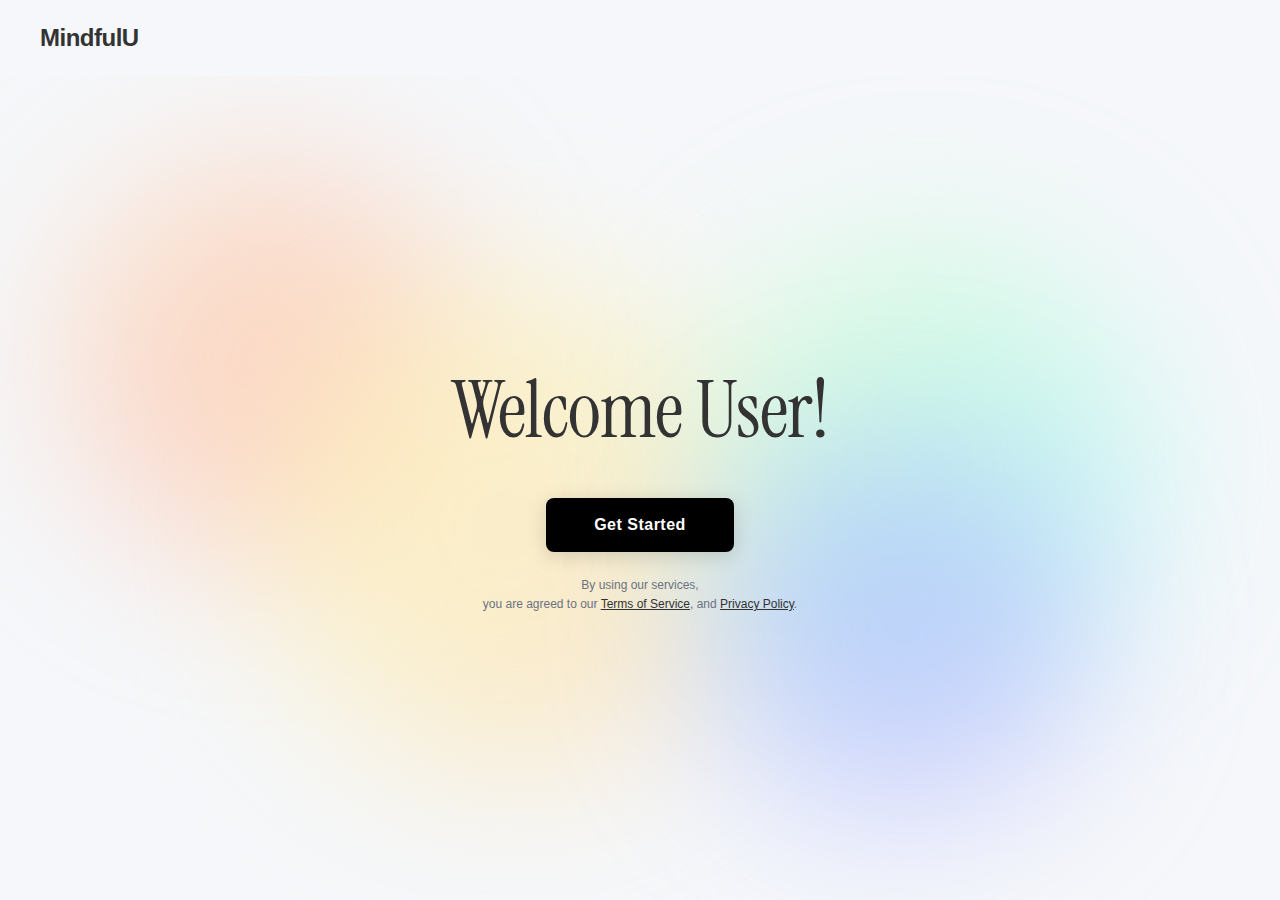
<file: index.html>
<!DOCTYPE html>
<html lang="en">
<head>
    <meta charset="UTF-8">
    <meta name="viewport" content="width=device-width, initial-scale=1.0">
    <title>MindfulU - Welcome</title>
    <link rel="preconnect" href="https://fonts.googleapis.com">
    <link rel="preconnect" href="https://fonts.gstatic.com" crossorigin>
    <link href="https://fonts.googleapis.com/css2?family=Instrument+Serif:ital@0;1&family=Ubuntu+Sans:ital,wght@0,100..800;1,100..800&display=swap" rel="stylesheet">
    <style>
        * {
            margin: 0;
            padding: 0;
            box-sizing: border-box;
        }

        body {
            font-family: "Ubuntu Sans", -apple-system, BlinkMacSystemFont, "Segoe UI", Roboto, sans-serif;
            background: #f5f7fa;
            min-height: 100vh;
            display: flex;
            flex-direction: column;
            overflow-x: hidden;
        }

        /* Header */
        .header {
            padding: 24px 40px;
            background: transparent;
        }

        .logo {
            font-size: 24px;
            font-weight: 700;
            color: #333333;
            letter-spacing: -0.5px;
        }

        /* Main Content */
        .main-content {
            flex: 1;
            display: flex;
            align-items: center;
            justify-content: center;
            padding: 40px 20px;
            position: relative;
            overflow: hidden;
        }

        /* Gradient Blobs */
        .blob {
            position: absolute;
            border-radius: 50%;
            filter: blur(80px);
            opacity: 0.6;
            animation: float 20s infinite ease-in-out;
        }

        .blob-1 {
            width: 400px;
            height: 400px;
            background: linear-gradient(135deg, #ffd6a5 0%, #ffadad 100%);
            top: 10%;
            left: 5%;
            animation-delay: 0s;
        }

        .blob-2 {
            width: 500px;
            height: 500px;
            background: linear-gradient(135deg, #fdffb6 0%, #ffd6a5 100%);
            bottom: 15%;
            left: 20%;
            animation-delay: 3s;
        }

        .blob-3 {
            width: 450px;
            height: 450px;
            background: linear-gradient(135deg, #caffbf 0%, #9bf6ff 100%);
            top: 20%;
            right: 10%;
            animation-delay: 6s;
        }

        .blob-4 {
            width: 380px;
            height: 380px;
            background: linear-gradient(135deg, #a0c4ff 0%, #bdb2ff 100%);
            bottom: 10%;
            right: 15%;
            animation-delay: 9s;
        }

        @keyframes float {
            0%, 100% {
                transform: translate(0, 0) scale(1);
            }
            25% {
                transform: translate(30px, -30px) scale(1.05);
            }
            50% {
                transform: translate(-20px, 20px) scale(0.95);
            }
            75% {
                transform: translate(20px, 30px) scale(1.02);
            }
        }

        /* Welcome Section */
        .welcome-section {
            text-align: center;
            z-index: 10;
            position: relative;
            max-width: 800px;
            padding: 0 20px;
        }

        .welcome-title {
            font-size: clamp(48px, 8vw, 80px);
            font-weight: 400;
            color: #333333;
            margin-bottom: 40px;
            letter-spacing: -1px;
            line-height: 1.2;
            font-family: "Instrument Serif", Georgia, serif;
        }

        .get-started-btn {
            background: #000000;
            color: #ffffff;
            border: none;
            padding: 18px 48px;
            font-size: 16px;
            font-weight: 600;
            border-radius: 8px;
            cursor: pointer;
            transition: all 0.3s ease;
            letter-spacing: 0.5px;
            box-shadow: 0 4px 20px rgba(0, 0, 0, 0.15);
            text-decoration: none;
            display: inline-block;
        }

        .get-started-btn:hover {
            transform: translateY(-2px);
            box-shadow: 0 6px 30px rgba(0, 0, 0, 0.25);
            background: #1a1a1a;
        }

        .get-started-btn:active {
            transform: translateY(0);
            box-shadow: 0 2px 10px rgba(0, 0, 0, 0.2);
        }

        /* Terms Text */
        .terms-text {
            margin-top: 24px;
            font-size: 12px;
            color: #6b7280;
            line-height: 1.6;
        }

        .terms-text a {
            color: #333333;
            text-decoration: underline;
            transition: color 0.3s ease;
        }

        .terms-text a:hover {
            color: #718096;
        }

        /* Responsive Design */
        @media (max-width: 768px) {
            .header {
                padding: 20px 24px;
            }

            .logo {
                font-size: 20px;
            }

            .main-content {
                padding: 20px;
            }

            .blob {
                filter: blur(60px);
            }

            .blob-1 {
                width: 250px;
                height: 250px;
                top: 5%;
                left: -10%;
            }

            .blob-2 {
                width: 300px;
                height: 300px;
                bottom: 10%;
                left: 10%;
            }

            .blob-3 {
                width: 280px;
                height: 280px;
                top: 15%;
                right: -10%;
            }

            .blob-4 {
                width: 250px;
                height: 250px;
                bottom: 5%;
                right: 5%;
            }

            .welcome-title {
                margin-bottom: 32px;
            }

            .get-started-btn {
                padding: 16px 40px;
                font-size: 15px;
                width: 100%;
                max-width: 280px;
            }

            .terms-text {
                margin-top: 20px;
                font-size: 11px;
                padding: 0 10px;
            }
        }

        @media (max-width: 480px) {
            .header {
                padding: 16px 20px;
            }

            .welcome-section {
                padding: 0 16px;
            }

            .blob {
                filter: blur(50px);
                opacity: 0.5;
            }
        }

        /* Accessibility */
        @media (prefers-reduced-motion: reduce) {
            .blob {
                animation: none;
            }
        }

        button:focus-visible,
        a:focus-visible {
            outline: 2px solid #718096;
            outline-offset: 4px;
        }

        /* Text Selection Styling */
        ::selection {
            background: linear-gradient(135deg, rgba(147, 174, 221, 0.4), rgba(162, 177, 203, 0.4));
            color: #333333;
        }

        ::-moz-selection {
            background: linear-gradient(135deg, rgba(147, 174, 221, 0.4), rgba(162, 177, 203, 0.4));
            color: #333333;
        }
    </style>
</head>
<body>
    <!-- Header -->
    <header class="header">
        <div class="logo">MindfulU</div>
    </header>

    <!-- Main Content -->
    <main class="main-content">
        <!-- Animated Gradient Blobs -->
        <div class="blob blob-1"></div>
        <div class="blob blob-2"></div>
        <div class="blob blob-3"></div>
        <div class="blob blob-4"></div>

        <!-- Welcome Section -->
        <section class="welcome-section">
            <h1 class="welcome-title">Welcome User!</h1>
            <a href="portal.html" class="get-started-btn">Get Started</a>
            <p class="terms-text">
                By using our services,<br>
                you are agreed to our <a href="tos.html">Terms of Service</a>, and <a href="privacy_policy.html">Privacy Policy</a>.
            </p>
        </section>
    </main>

    <script>
        // Redirect to tutorial on first visit, then to portal
        document.querySelector('.get-started-btn').addEventListener('click', function(e) {
            if (!localStorage.getItem('hasVisited')) {
                localStorage.setItem('hasVisited', 'true');
                e.preventDefault();
                window.location.href = 'tutorial.html';
            }
            // Otherwise, the default href="portal.html" will be used
        });
    </script>
</body>
</html>
</file>
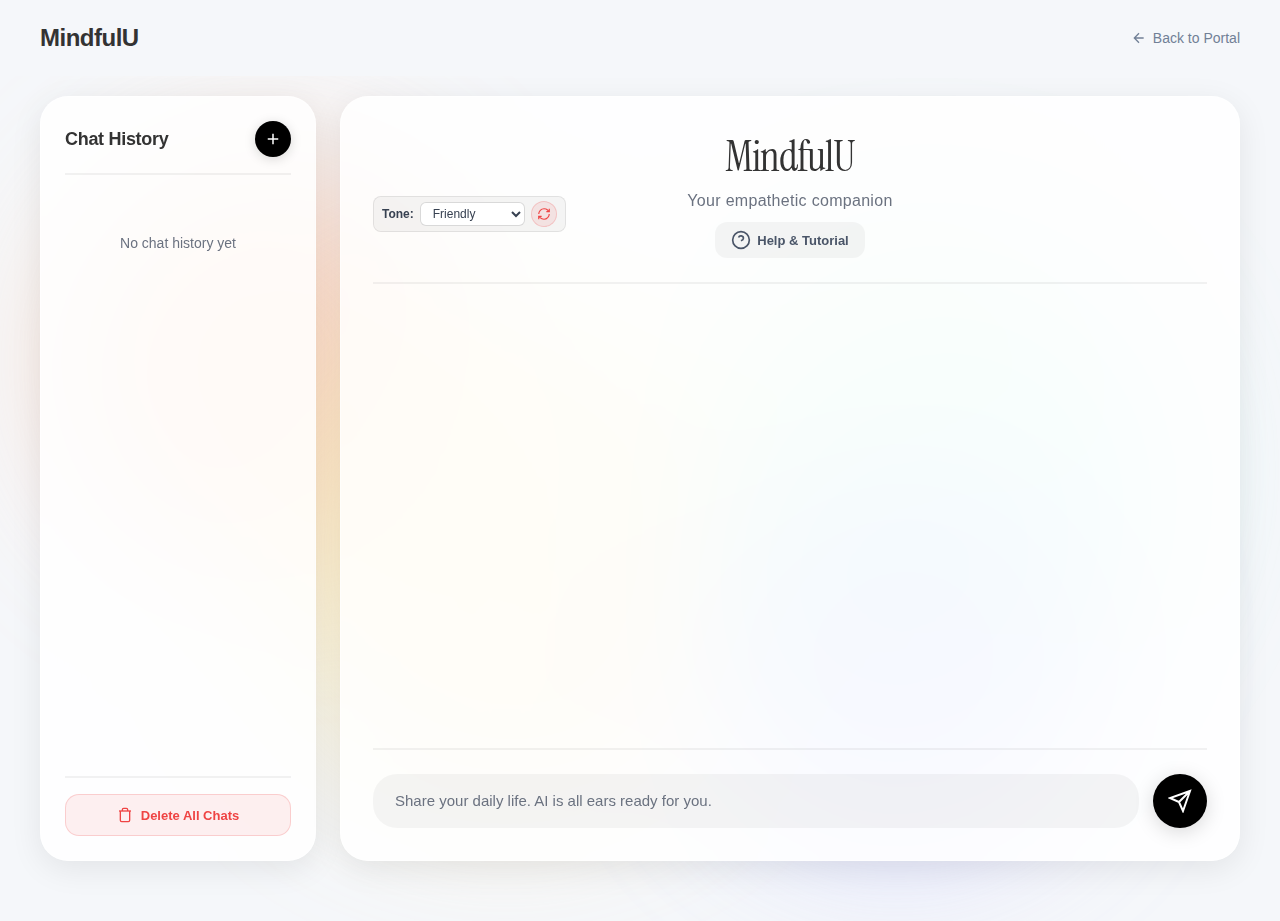
<file: chat.html>
<!DOCTYPE html>
<html lang="en">
<head>
    <meta charset="UTF-8">
    <meta name="viewport" content="width=device-width, initial-scale=1.0">
    <title>MindfulU - Your Empathetic Companion</title>
    <link rel="preconnect" href="https://fonts.googleapis.com">
    <link rel="preconnect" href="https://fonts.gstatic.com" crossorigin>
    <link href="https://fonts.googleapis.com/css2?family=Instrument+Serif:ital@0;1&family=Ubuntu+Sans:ital,wght@0,100..800;1,100..800&display=swap" rel="stylesheet">
    <link rel="stylesheet" href="chat.css">
    <link rel="stylesheet" href="notification.css">
    <script src="notification.js"></script>
</head>
<body>
    <!-- Header -->
    <header class="header">
        <div class="logo">MindfulU</div>
        <a href="portal.html" class="back-link">
            <svg width="16" height="16" viewBox="0 0 24 24" fill="none" stroke="currentColor" stroke-width="2">
                <path d="M19 12H5M12 19l-7-7 7-7"/>
            </svg>
            Back to Portal
        </a>
    </header>

    <!-- Main Content -->
    <main class="main-content">
        <!-- Animated Gradient Blobs -->
        <div class="blob blob-1"></div>
        <div class="blob blob-2"></div>
        <div class="blob blob-3"></div>
        <div class="blob blob-4"></div>

        <!-- Overlay for mobile sidebar -->
        <div id="sidebarOverlay" class="sidebar-overlay"></div>

        <!-- Chat History Sidebar -->
        <div class="chat-history-sidebar collapsed">
            <div class="sidebar-header">
                <h3>Chat History</h3>
                <div class="sidebar-header-actions">
                    <button id="newChatBtn" class="new-chat-btn" title="Start new chat">
                        <svg width="18" height="18" viewBox="0 0 24 24" fill="none" stroke="currentColor" stroke-width="2">
                            <path d="M12 5v14M5 12h14"/>
                        </svg>
                    </button>
                    <button id="closeSidebarBtn" class="close-sidebar-btn" title="Close">
                        <svg width="18" height="18" viewBox="0 0 24 24" fill="none" stroke="currentColor" stroke-width="2">
                            <path d="M18 6L6 18M6 6l12 12"/>
                        </svg>
                    </button>
                </div>
            </div>
            <div class="chat-history-list" id="chatHistoryList">
                <!-- Chat history items will be dynamically added here -->
            </div>
            <div class="sidebar-footer">
                <button id="deleteAllChatsBtn" class="delete-all-btn" title="Delete all chat history">
                    <svg width="16" height="16" viewBox="0 0 24 24" fill="none" stroke="currentColor" stroke-width="2">
                        <polyline points="3 6 5 6 21 6"/>
                        <path d="M19 6v14a2 2 0 0 1-2 2H7a2 2 0 0 1-2-2V6m3 0V4a2 2 0 0 1 2-2h4a2 2 0 0 1 2 2v2"/>
                    </svg>
                    Delete All Chats
                </button>
            </div>
        </div>

        <!-- Chat Interface -->
        <div class="chat-container">
            <div class="chat-header">
                <!-- Mobile Toggle Button for Chat History -->
                <button id="toggleHistoryBtn" class="toggle-history-btn" title="Toggle chat history">
                    <svg width="20" height="20" viewBox="0 0 24 24" fill="none" stroke="currentColor" stroke-width="2">
                        <path d="M3 12h18M3 6h18M3 18h18"/>
                    </svg>
                    <span>Chat History</span>
                </button>
                
                <h1>MindfulU</h1>
                <p class="subtitle">Your empathetic companion</p>

                <!-- Tone Selection -->
                <div class="tone-selection">
                    <label for="toneSelect" class="tone-label">Tone:</label>
                    <select id="toneSelect" class="tone-select">
                        <option value="friendly">Friendly</option>
                        <option value="professional">Professional</option>
                        <option value="casual">Casual</option>
                        <option value="empathetic">Empathetic</option>
                        <option value="motivational">Motivational</option>
                    </select>
                    <button id="resetToneBtn" class="reset-tone-btn" title="Reset to default tone">
                        <svg width="16" height="16" viewBox="0 0 24 24" fill="none" stroke="currentColor" stroke-width="2">
                            <path d="M3 12a9 9 0 0 1 9-9 9.75 9.75 0 0 1 6.74 2.74L21 8"/>
                            <path d="M21 3v5h-5"/>
                            <path d="M21 12a9 9 0 0 1-9 9 9.75 9.75 0 0 1-6.74-2.74L3 16"/>
                            <path d="M8 16H3v5"/>
                        </svg>
                    </button>
                </div>

                <a href="tutorial.html#chat-interface" class="tutorial-link" title="How to use MindfulU">
                    <svg width="20" height="20" viewBox="0 0 24 24" fill="none" stroke="currentColor" stroke-width="2">
                        <circle cx="12" cy="12" r="10"/>
                        <path d="M9.09 9a3 3 0 0 1 5.83 1c0 2-3 3-3 3"/>
                        <line x1="12" y1="17" x2="12.01" y2="17"/>
                    </svg>
                    Help & Tutorial
                </a>
            </div>

            <div class="chat-messages" id="chatMessages">
                <!-- Messages will be dynamically added here -->
            </div>

            <div class="chat-input-container">
                <textarea
                    id="userInput"
                    placeholder="Share your daily life. AI is all ears ready for you."
                    autocomplete="off"
                    rows="1"
                ></textarea>
                <button id="sendButton" class="send-button">
                    <svg width="24" height="24" viewBox="0 0 24 24" fill="none" stroke="currentColor" stroke-width="2">
                        <path d="M22 2L11 13M22 2l-7 20-4-9-9-4 20-7z"/>
                    </svg>
                </button>
            </div>
        </div>
    </main>

    <script src="chat-manager.js"></script>
    <script src="app.js"></script>
</body>
</html>
</file>
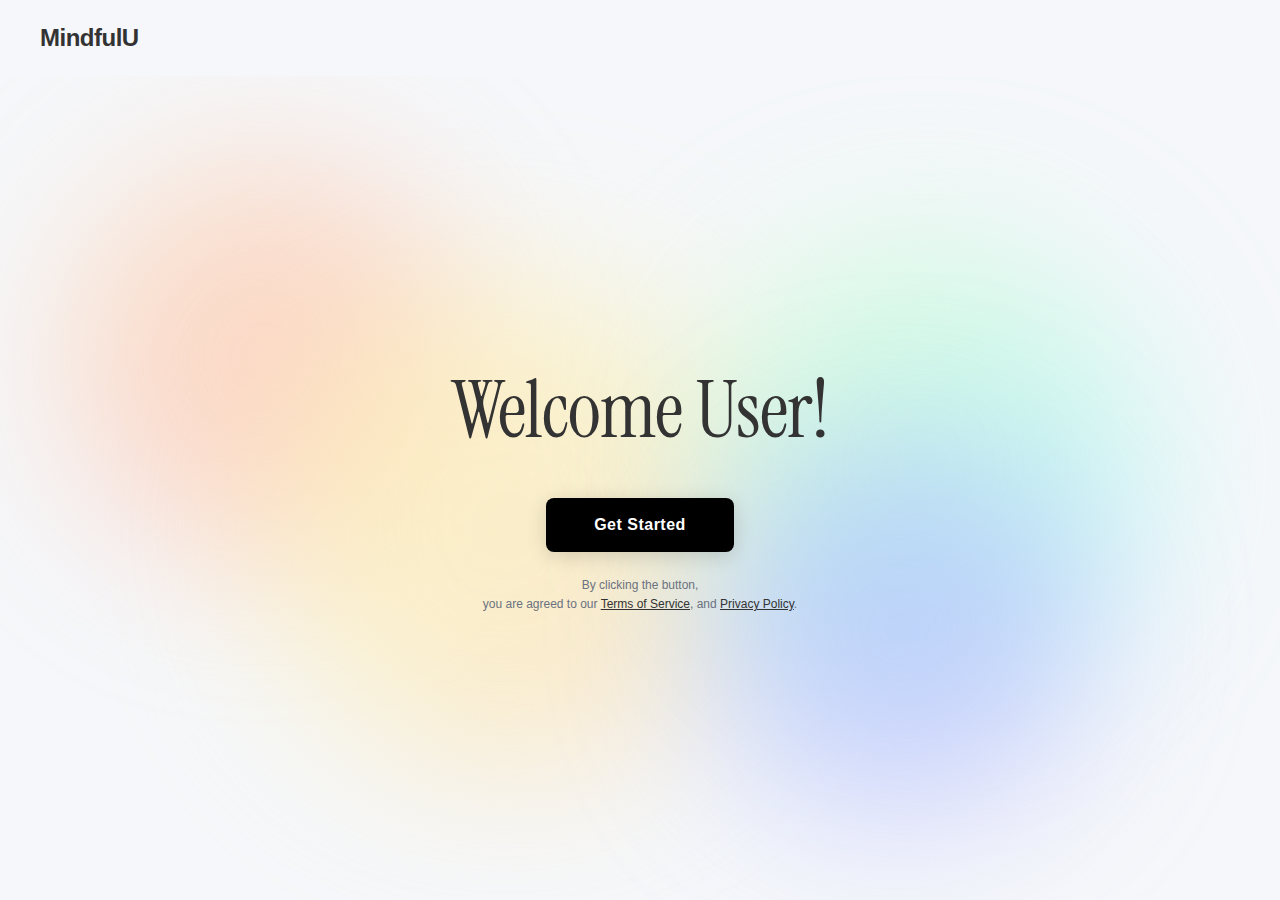
<file: landing.html>
<!DOCTYPE html>
<html lang="en">
<head>
    <meta charset="UTF-8">
    <meta name="viewport" content="width=device-width, initial-scale=1.0">
    <title>MindfulU - Welcome</title>
    <link rel="preconnect" href="https://fonts.googleapis.com">
    <link rel="preconnect" href="https://fonts.gstatic.com" crossorigin>
    <link href="https://fonts.googleapis.com/css2?family=Instrument+Serif:ital@0;1&family=Ubuntu+Sans:ital,wght@0,100..800;1,100..800&display=swap" rel="stylesheet">
    <style>
        * {
            margin: 0;
            padding: 0;
            box-sizing: border-box;
        }

        body {
            font-family: "Ubuntu Sans", -apple-system, BlinkMacSystemFont, "Segoe UI", Roboto, sans-serif;
            background: #f5f7fa;
            min-height: 100vh;
            display: flex;
            flex-direction: column;
            overflow-x: hidden;
        }

        /* Header */
        .header {
            padding: 24px 40px;
            background: transparent;
        }

        .logo {
            font-size: 24px;
            font-weight: 700;
            color: #333333;
            letter-spacing: -0.5px;
        }

        /* Main Content */
        .main-content {
            flex: 1;
            display: flex;
            align-items: center;
            justify-content: center;
            padding: 40px 20px;
            position: relative;
            overflow: hidden;
        }

        /* Gradient Blobs */
        .blob {
            position: absolute;
            border-radius: 50%;
            filter: blur(80px);
            opacity: 0.6;
            animation: float 20s infinite ease-in-out;
        }

        .blob-1 {
            width: 400px;
            height: 400px;
            background: linear-gradient(135deg, #ffd6a5 0%, #ffadad 100%);
            top: 10%;
            left: 5%;
            animation-delay: 0s;
        }

        .blob-2 {
            width: 500px;
            height: 500px;
            background: linear-gradient(135deg, #fdffb6 0%, #ffd6a5 100%);
            bottom: 15%;
            left: 20%;
            animation-delay: 3s;
        }

        .blob-3 {
            width: 450px;
            height: 450px;
            background: linear-gradient(135deg, #caffbf 0%, #9bf6ff 100%);
            top: 20%;
            right: 10%;
            animation-delay: 6s;
        }

        .blob-4 {
            width: 380px;
            height: 380px;
            background: linear-gradient(135deg, #a0c4ff 0%, #bdb2ff 100%);
            bottom: 10%;
            right: 15%;
            animation-delay: 9s;
        }

        @keyframes float {
            0%, 100% {
                transform: translate(0, 0) scale(1);
            }
            25% {
                transform: translate(30px, -30px) scale(1.05);
            }
            50% {
                transform: translate(-20px, 20px) scale(0.95);
            }
            75% {
                transform: translate(20px, 30px) scale(1.02);
            }
        }

        /* Welcome Section */
        .welcome-section {
            text-align: center;
            z-index: 10;
            position: relative;
            max-width: 800px;
            padding: 0 20px;
        }

        .welcome-title {
            font-size: clamp(48px, 8vw, 80px);
            font-weight: 400;
            color: #333333;
            margin-bottom: 40px;
            letter-spacing: -1px;
            line-height: 1.2;
            font-family: "Instrument Serif", Georgia, serif;
        }

        /* Get Started Button */
        .get-started-btn {
            background: #000000;
            color: #ffffff;
            border: none;
            padding: 18px 48px;
            font-size: 16px;
            font-weight: 600;
            border-radius: 8px;
            cursor: pointer;
            transition: all 0.3s ease;
            letter-spacing: 0.5px;
            box-shadow: 0 4px 20px rgba(0, 0, 0, 0.15);
            text-decoration: none;
            display: inline-block;
        }

        .get-started-btn:hover {
            transform: translateY(-2px);
            box-shadow: 0 6px 30px rgba(0, 0, 0, 0.25);
            background: #1a1a1a;
        }

        .get-started-btn:active {
            transform: translateY(0);
            box-shadow: 0 2px 10px rgba(0, 0, 0, 0.2);
        }

        /* Terms Text */
        .terms-text {
            margin-top: 24px;
            font-size: 12px;
            color: #6b7280;
            line-height: 1.6;
        }

        .terms-text a {
            color: #333333;
            text-decoration: underline;
            transition: color 0.3s ease;
        }

        .terms-text a:hover {
            color: #718096;
        }

        /* Responsive Design */
        @media (max-width: 768px) {
            .header {
                padding: 20px 24px;
            }

            .logo {
                font-size: 20px;
            }

            .main-content {
                padding: 20px;
            }

            .blob {
                filter: blur(60px);
            }

            .blob-1 {
                width: 250px;
                height: 250px;
                top: 5%;
                left: -10%;
            }

            .blob-2 {
                width: 300px;
                height: 300px;
                bottom: 10%;
                left: 10%;
            }

            .blob-3 {
                width: 280px;
                height: 280px;
                top: 15%;
                right: -10%;
            }

            .blob-4 {
                width: 250px;
                height: 250px;
                bottom: 5%;
                right: 5%;
            }

            .welcome-title {
                margin-bottom: 32px;
            }

            .get-started-btn {
                padding: 16px 40px;
                font-size: 15px;
                width: 100%;
                max-width: 280px;
            }

            .terms-text {
                margin-top: 20px;
                font-size: 11px;
                padding: 0 10px;
            }
        }

        @media (max-width: 480px) {
            .header {
                padding: 16px 20px;
            }

            .welcome-section {
                padding: 0 16px;
            }

            .blob {
                filter: blur(50px);
                opacity: 0.5;
            }
        }

        /* Accessibility */
        @media (prefers-reduced-motion: reduce) {
            .blob {
                animation: none;
            }
        }

        button:focus-visible,
        a:focus-visible {
            outline: 2px solid #718096;
            outline-offset: 4px;
        }
    </style>
</head>
<body>
    <!-- Header -->
    <header class="header">
        <div class="logo">MindfulU</div>
    </header>

    <!-- Main Content -->
    <main class="main-content">
        <!-- Animated Gradient Blobs -->
        <div class="blob blob-1"></div>
        <div class="blob blob-2"></div>
        <div class="blob blob-3"></div>
        <div class="blob blob-4"></div>

        <!-- Welcome Section -->
        <section class="welcome-section">
            <h1 class="welcome-title">Welcome User!</h1>
            <a href="portal.html" class="get-started-btn">Get Started</a>
            <p class="terms-text">
                By clicking the button,<br>
                you are agreed to our <a href="#terms">Terms of Service</a>, and <a href="#privacy">Privacy Policy</a>.
            </p>
        </section>
    </main>
</body>
</html>
</file>
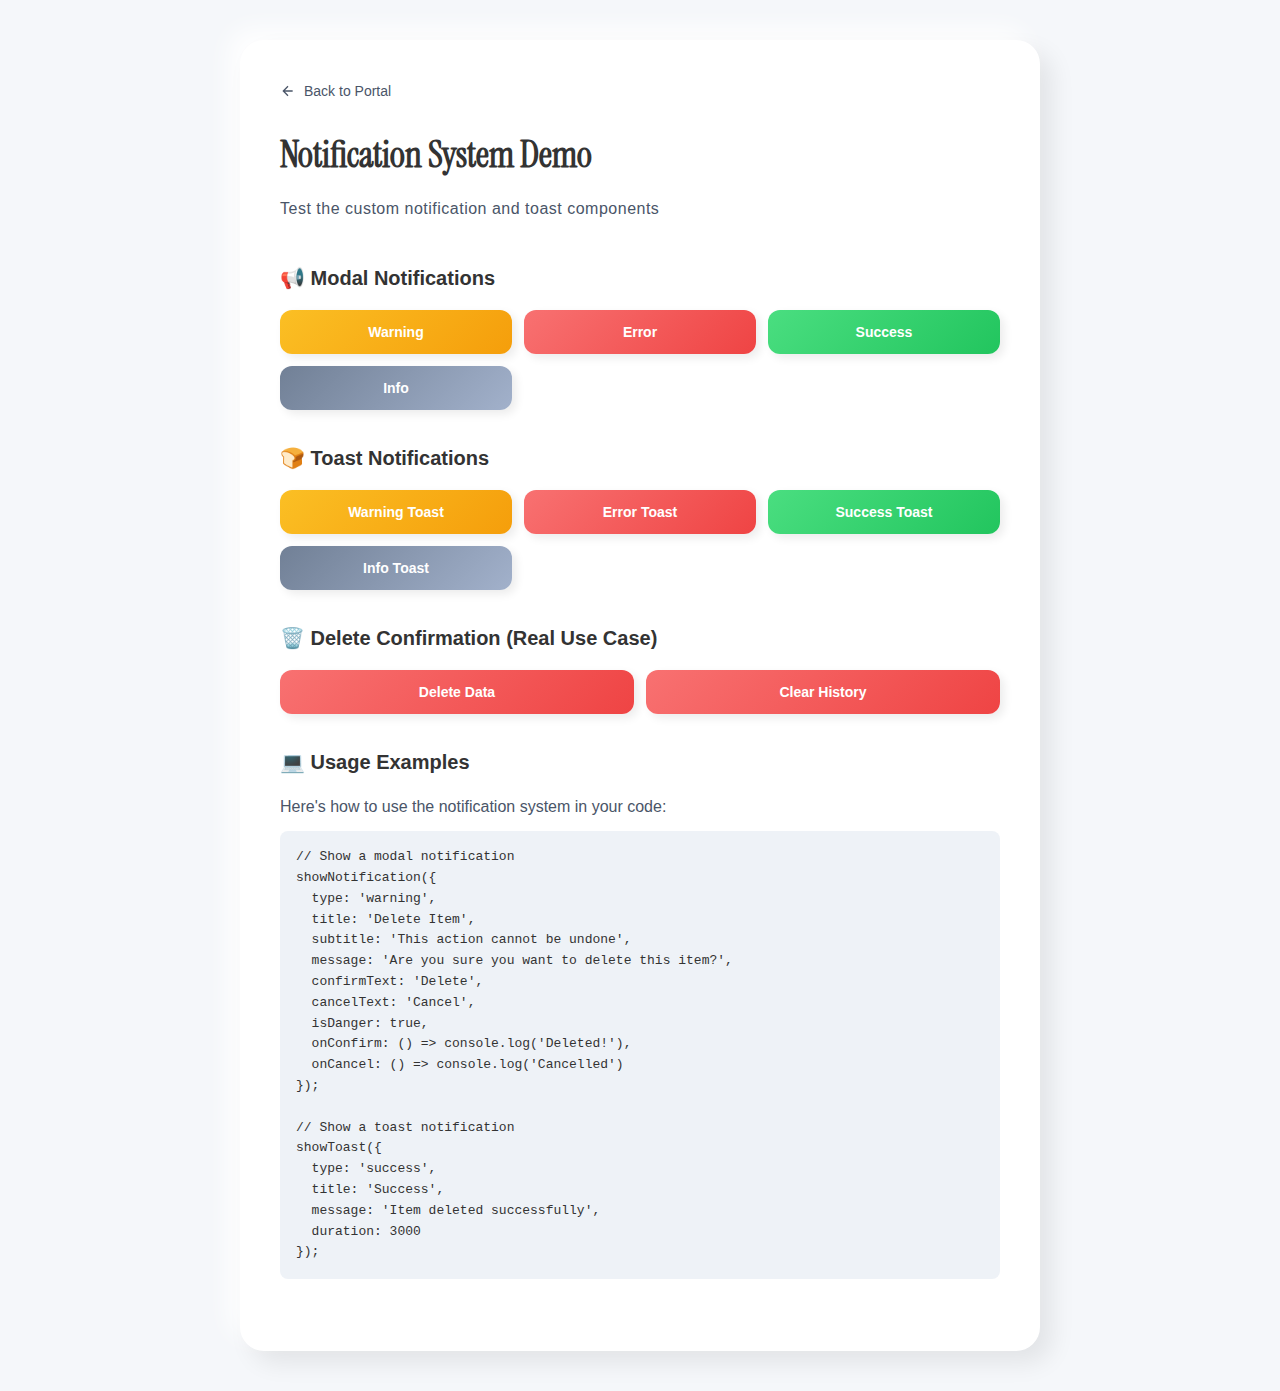
<file: notification-demo.html>
<!DOCTYPE html>
<html lang="en">
<head>
    <meta charset="UTF-8">
    <meta name="viewport" content="width=device-width, initial-scale=1.0">
    <title>Notification System Demo - MindfulU</title>
    <link rel="preconnect" href="https://fonts.googleapis.com">
    <link rel="preconnect" href="https://fonts.gstatic.com" crossorigin>
    <link href="https://fonts.googleapis.com/css2?family=Instrument+Serif:ital@0;1&family=Ubuntu+Sans:ital,wght@0,100..800;1,100..800&display=swap" rel="stylesheet">
    <link rel="stylesheet" href="styles.css">
    <link rel="stylesheet" href="notification.css">
    <style>
        body {
            font-family: "Ubuntu Sans", -apple-system, BlinkMacSystemFont, "Segoe UI", Roboto, sans-serif;
            background: var(--bg-primary);
            padding: 40px 20px;
            min-height: 100vh;
        }

        .demo-container {
            max-width: 800px;
            margin: 0 auto;
            background: var(--bg-secondary);
            border-radius: 24px;
            padding: 40px;
            box-shadow: 12px 12px 24px var(--shadow-dark),
                -12px -12px 24px var(--shadow-light);
        }

        h1 {
            font-family: "Instrument Serif", Georgia, serif;
            font-size: 36px;
            color: var(--text-primary);
            margin-bottom: 12px;
        }

        .subtitle {
            color: var(--text-secondary);
            margin-bottom: 40px;
            font-size: 16px;
        }

        .demo-section {
            margin-bottom: 32px;
        }

        .demo-section h2 {
            font-size: 20px;
            color: var(--text-primary);
            margin-bottom: 16px;
            font-weight: 600;
        }

        .button-grid {
            display: grid;
            grid-template-columns: repeat(auto-fit, minmax(200px, 1fr));
            gap: 12px;
        }

        .demo-btn {
            padding: 14px 24px;
            border-radius: 12px;
            border: none;
            font-size: 14px;
            font-weight: 600;
            cursor: pointer;
            transition: all 0.3s ease;
            box-shadow: 4px 4px 10px var(--shadow-dark),
                -2px -2px 6px var(--shadow-light);
        }

        .demo-btn:hover {
            transform: translateY(-2px);
            box-shadow: 5px 5px 12px var(--shadow-dark),
                -3px -3px 8px var(--shadow-light);
        }

        .demo-btn:active {
            transform: translateY(0);
        }

        .btn-warning {
            background: linear-gradient(135deg, #fbbf24, #f59e0b);
            color: white;
        }

        .btn-error {
            background: linear-gradient(135deg, #f87171, #ef4444);
            color: white;
        }

        .btn-success {
            background: linear-gradient(135deg, #4ade80, #22c55e);
            color: white;
        }

        .btn-info {
            background: linear-gradient(135deg, var(--primary), var(--accent-warm));
            color: white;
        }

        .back-link {
            display: inline-flex;
            align-items: center;
            gap: 8px;
            color: var(--text-secondary);
            text-decoration: none;
            font-size: 14px;
            margin-bottom: 24px;
            transition: color 0.3s ease;
        }

        .back-link:hover {
            color: var(--primary);
        }

        .code-block {
            background: var(--bg-tertiary);
            border-radius: 8px;
            padding: 16px;
            margin-top: 12px;
            font-family: 'Courier New', monospace;
            font-size: 13px;
            color: var(--text-primary);
            overflow-x: auto;
        }
    </style>
    <script src="notification.js"></script>
</head>
<body>
    <div class="demo-container">
        <a href="portal.html" class="back-link">
            <svg width="16" height="16" viewBox="0 0 24 24" fill="none" stroke="currentColor" stroke-width="2">
                <path d="M19 12H5M12 19l-7-7 7-7"/>
            </svg>
            Back to Portal
        </a>

        <h1>Notification System Demo</h1>
        <p class="subtitle">Test the custom notification and toast components</p>

        <!-- Modal Notifications -->
        <div class="demo-section">
            <h2>📢 Modal Notifications</h2>
            <div class="button-grid">
                <button class="demo-btn btn-warning" onclick="showWarningNotification()">
                    Warning
                </button>
                <button class="demo-btn btn-error" onclick="showErrorNotification()">
                    Error
                </button>
                <button class="demo-btn btn-success" onclick="showSuccessNotification()">
                    Success
                </button>
                <button class="demo-btn btn-info" onclick="showInfoNotification()">
                    Info
                </button>
            </div>
        </div>

        <!-- Toast Notifications -->
        <div class="demo-section">
            <h2>🍞 Toast Notifications</h2>
            <div class="button-grid">
                <button class="demo-btn btn-warning" onclick="showWarningToast()">
                    Warning Toast
                </button>
                <button class="demo-btn btn-error" onclick="showErrorToast()">
                    Error Toast
                </button>
                <button class="demo-btn btn-success" onclick="showSuccessToast()">
                    Success Toast
                </button>
                <button class="demo-btn btn-info" onclick="showInfoToast()">
                    Info Toast
                </button>
            </div>
        </div>

        <!-- Delete Confirmation Example -->
        <div class="demo-section">
            <h2>🗑️ Delete Confirmation (Real Use Case)</h2>
            <div class="button-grid">
                <button class="demo-btn btn-error" onclick="deleteDataExample()">
                    Delete Data
                </button>
                <button class="demo-btn btn-error" onclick="clearHistoryExample()">
                    Clear History
                </button>
            </div>
        </div>

        <!-- Usage Examples -->
        <div class="demo-section">
            <h2>💻 Usage Examples</h2>
            <p style="color: var(--text-secondary); margin-bottom: 12px;">
                Here's how to use the notification system in your code:
            </p>
            
            <div class="code-block">
// Show a modal notification<br>
showNotification({<br>
&nbsp;&nbsp;type: 'warning',<br>
&nbsp;&nbsp;title: 'Delete Item',<br>
&nbsp;&nbsp;subtitle: 'This action cannot be undone',<br>
&nbsp;&nbsp;message: 'Are you sure you want to delete this item?',<br>
&nbsp;&nbsp;confirmText: 'Delete',<br>
&nbsp;&nbsp;cancelText: 'Cancel',<br>
&nbsp;&nbsp;isDanger: true,<br>
&nbsp;&nbsp;onConfirm: () => console.log('Deleted!'),<br>
&nbsp;&nbsp;onCancel: () => console.log('Cancelled')<br>
});<br>
<br>
// Show a toast notification<br>
showToast({<br>
&nbsp;&nbsp;type: 'success',<br>
&nbsp;&nbsp;title: 'Success',<br>
&nbsp;&nbsp;message: 'Item deleted successfully',<br>
&nbsp;&nbsp;duration: 3000<br>
});
            </div>
        </div>
    </div>

    <script>
        // Modal Notification Examples
        function showWarningNotification() {
            showNotification({
                type: 'warning',
                title: 'Warning',
                subtitle: 'Please review this carefully',
                message: 'This is a warning notification. It alerts you about something that needs attention.',
                confirmText: 'I Understand',
                showCancel: false
            });
        }

        function showErrorNotification() {
            showNotification({
                type: 'error',
                title: 'Error Occurred',
                subtitle: 'Something went wrong',
                message: 'An error has occurred while processing your request. Please try again later.',
                confirmText: 'Retry',
                cancelText: 'Cancel',
                onConfirm: () => showToast({ type: 'info', title: 'Retrying...', message: 'Please wait' })
            });
        }

        function showSuccessNotification() {
            showNotification({
                type: 'success',
                title: 'Success!',
                subtitle: 'Operation completed',
                message: 'Your action has been completed successfully. All changes have been saved.',
                confirmText: 'Great!',
                showCancel: false
            });
        }

        function showInfoNotification() {
            showNotification({
                type: 'info',
                title: 'Information',
                subtitle: 'Did you know?',
                message: 'This is an informational notification. It provides helpful context or tips.',
                confirmText: 'Got it',
                showCancel: false
            });
        }

        // Toast Notification Examples
        function showWarningToast() {
            showToast({
                type: 'warning',
                title: 'Warning',
                message: 'This is a warning toast notification',
                duration: 3000
            });
        }

        function showErrorToast() {
            showToast({
                type: 'error',
                title: 'Error',
                message: 'Something went wrong',
                duration: 3000
            });
        }

        function showSuccessToast() {
            showToast({
                type: 'success',
                title: 'Success',
                message: 'Operation completed successfully',
                duration: 3000
            });
        }

        function showInfoToast() {
            showToast({
                type: 'info',
                title: 'Info',
                message: 'Here is some helpful information',
                duration: 3000
            });
        }

        // Real Use Case Examples
        async function deleteDataExample() {
            const confirmed = await confirmDialog({
                type: 'warning',
                title: 'Delete Data',
                subtitle: 'This action cannot be undone',
                message: 'Are you sure you want to delete this data? All information will be permanently removed.',
                confirmText: 'Delete',
                cancelText: 'Cancel',
                isDanger: true
            });

            if (confirmed) {
                showToast({
                    type: 'success',
                    title: 'Deleted',
                    message: 'Data has been deleted successfully',
                    duration: 3000
                });
            } else {
                showToast({
                    type: 'info',
                    title: 'Cancelled',
                    message: 'Delete operation cancelled',
                    duration: 2000
                });
            }
        }

        async function clearHistoryExample() {
            const confirmed = await confirmDialog({
                type: 'warning',
                title: 'Clear History',
                subtitle: 'This will remove all your chat history',
                message: 'Are you sure you want to clear all chat history? This action cannot be undone.',
                confirmText: 'Clear History',
                cancelText: 'Keep History',
                isDanger: true
            });

            if (confirmed) {
                showToast({
                    type: 'success',
                    title: 'History Cleared',
                    message: 'Your chat history has been cleared',
                    duration: 3000
                });
            }
        }
    </script>
</body>
</html>
</file>
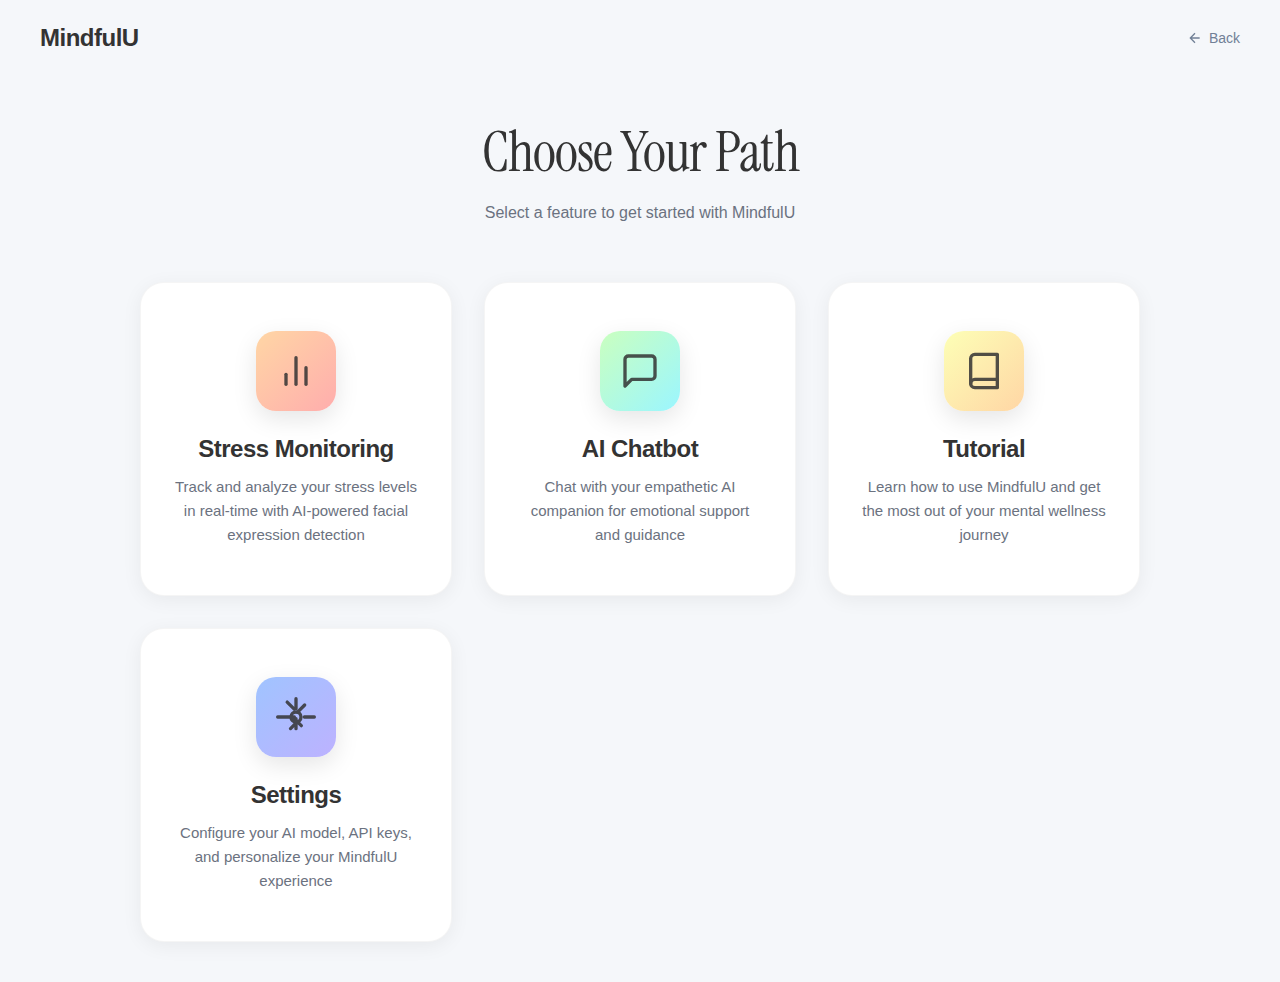
<file: portal.html>
<!DOCTYPE html>
<html lang="en">
<head>
    <meta charset="UTF-8">
    <meta name="viewport" content="width=device-width, initial-scale=1.0">
    <title>MindfulU - Portal</title>
    <link rel="preconnect" href="https://fonts.googleapis.com">
    <link rel="preconnect" href="https://fonts.gstatic.com" crossorigin>
    <link href="https://fonts.googleapis.com/css2?family=Instrument+Serif:ital@0;1&family=Ubuntu+Sans:ital,wght@0,100..800;1,100..800&display=swap" rel="stylesheet">
    <style>
        * {
            margin: 0;
            padding: 0;
            box-sizing: border-box;
        }

        body {
            font-family: "Ubuntu Sans", -apple-system, BlinkMacSystemFont, "Segoe UI", Roboto, sans-serif;
            background: #f5f7fa;
            min-height: 100vh;
            display: flex;
            flex-direction: column;
            overflow-x: hidden;
        }

        /* Header */
        .header {
            padding: 24px 40px;
            background: transparent;
            display: flex;
            justify-content: space-between;
            align-items: center;
        }

        .logo {
            font-size: 24px;
            font-weight: 700;
            color: #333333;
            letter-spacing: -0.5px;
        }

        .back-link {
            color: #718096;
            text-decoration: none;
            font-size: 14px;
            font-weight: 500;
            transition: color 0.3s ease;
            display: flex;
            align-items: center;
            gap: 6px;
        }

        .back-link:hover {
            color: #333333;
        }

        /* Main Content */
        .main-content {
            flex: 1;
            display: flex;
            align-items: center;
            justify-content: center;
            padding: 40px 20px;
            position: relative;
        }

        .portal-container {
            max-width: 1200px;
            width: 100%;
            text-align: center;
        }

        .portal-title {
            font-size: clamp(36px, 6vw, 56px);
            font-weight: 400;
            color: #333333;
            margin-bottom: 16px;
            letter-spacing: -1px;
            font-family: "Instrument Serif", Georgia, serif;
        }

        .portal-subtitle {
            font-size: 16px;
            color: #6b7280;
            margin-bottom: 60px;
            font-weight: 400;
        }

        /* Feature Cards Grid */
        .features-grid {
            display: grid;
            grid-template-columns: repeat(auto-fit, minmax(300px, 1fr));
            gap: 32px;
            max-width: 1000px;
            margin: 0 auto;
        }

        .feature-card {
            background: #ffffff;
            border-radius: 24px;
            padding: 48px 32px;
            text-decoration: none;
            color: inherit;
            transition: all 0.4s cubic-bezier(0.4, 0, 0.2, 1);
            box-shadow: 0 4px 20px rgba(0, 0, 0, 0.06);
            border: 1px solid rgba(0, 0, 0, 0.04);
            position: relative;
            overflow: hidden;
            display: flex;
            flex-direction: column;
            align-items: center;
        }

        .feature-card::before {
            content: '';
            position: absolute;
            top: 0;
            left: 0;
            right: 0;
            height: 4px;
            background: linear-gradient(90deg, var(--card-color-1), var(--card-color-2));
            transform: scaleX(0);
            transform-origin: left;
            transition: transform 0.4s cubic-bezier(0.4, 0, 0.2, 1);
        }

        .feature-card:hover::before {
            transform: scaleX(1);
        }

        .feature-card:hover {
            transform: translateY(-8px);
            box-shadow: 0 12px 40px rgba(0, 0, 0, 0.12);
            border-color: rgba(0, 0, 0, 0.08);
        }

        .feature-card:active {
            transform: translateY(-4px);
        }

        /* Card Colors */
        .feature-card.stress {
            --card-color-1: #ffd6a5;
            --card-color-2: #ffadad;
        }

        .feature-card.chatbot {
            --card-color-1: #caffbf;
            --card-color-2: #9bf6ff;
        }

        .feature-card.tutorial {
            --card-color-1: #fdffb6;
            --card-color-2: #ffd6a5;
        }

        .feature-card.settings {
            --card-color-1: #a0c4ff;
            --card-color-2: #bdb2ff;
        }

        .feature-icon {
            width: 80px;
            height: 80px;
            border-radius: 20px;
            display: flex;
            align-items: center;
            justify-content: center;
            font-size: 40px;
            margin-bottom: 24px;
            background: linear-gradient(135deg, var(--card-color-1), var(--card-color-2));
            box-shadow: 0 8px 24px rgba(0, 0, 0, 0.1);
            transition: transform 0.4s cubic-bezier(0.4, 0, 0.2, 1);
        }

        .feature-icon svg {
            color: #333333;
            opacity: 0.85;
            transition: opacity 0.3s ease;
        }

        .feature-card:hover .feature-icon {
            transform: scale(1.1) rotate(5deg);
        }

        .feature-card:hover .feature-icon svg {
            opacity: 1;
        }

        .feature-title {
            font-size: 24px;
            font-weight: 700;
            color: #333333;
            margin-bottom: 12px;
            letter-spacing: -0.5px;
        }

        .feature-description {
            font-size: 15px;
            color: #6b7280;
            line-height: 1.6;
            font-weight: 400;
        }

        /* Responsive Design */
        @media (max-width: 968px) {
            .features-grid {
                grid-template-columns: repeat(auto-fit, minmax(280px, 1fr));
                gap: 24px;
            }
        }

        @media (max-width: 768px) {
            .header {
                padding: 20px 24px;
            }

            .logo {
                font-size: 20px;
            }

            .main-content {
                padding: 32px 20px;
            }

            .portal-title {
                margin-bottom: 12px;
            }

            .portal-subtitle {
                font-size: 14px;
                margin-bottom: 48px;
            }

            .features-grid {
                grid-template-columns: 1fr;
                gap: 20px;
            }

            .feature-card {
                padding: 40px 28px;
            }

            .feature-icon {
                width: 70px;
                height: 70px;
                font-size: 36px;
                margin-bottom: 20px;
            }

            .feature-title {
                font-size: 22px;
            }

            .feature-description {
                font-size: 14px;
            }
        }

        @media (max-width: 480px) {
            .header {
                padding: 16px 20px;
            }

            .main-content {
                padding: 24px 16px;
            }

            .portal-subtitle {
                margin-bottom: 40px;
            }

            .feature-card {
                padding: 36px 24px;
            }
        }

        /* Accessibility */
        @media (prefers-reduced-motion: reduce) {
            .feature-card,
            .feature-icon,
            .feature-card::before {
                transition: none;
            }

            .feature-card:hover {
                transform: none;
            }

            .feature-card:hover .feature-icon {
                transform: none;
            }
        }

        a:focus-visible {
            outline: 2px solid #718096;
            outline-offset: 4px;
        }
    </style>
</head>
<body>
    <!-- Header -->
    <header class="header">
        <div class="logo">MindfulU</div>
        <a href="index.html" class="back-link">
            <svg width="16" height="16" viewBox="0 0 24 24" fill="none" stroke="currentColor" stroke-width="2">
                <path d="M19 12H5M12 19l-7-7 7-7"/>
            </svg>
            Back
        </a>
    </header>

    <!-- Main Content -->
    <main class="main-content">
        <div class="portal-container">
            <h1 class="portal-title">Choose Your Path</h1>
            <p class="portal-subtitle">Select a feature to get started with MindfulU</p>

            <div class="features-grid">
                <!-- Stress Monitoring Card -->
                <a href="stress-monitoring.html" class="feature-card stress">
                    <div class="feature-icon">
                        <svg width="40" height="40" viewBox="0 0 24 24" fill="none" stroke="currentColor" stroke-width="2" stroke-linecap="round" stroke-linejoin="round">
                            <line x1="18" y1="20" x2="18" y2="10"></line>
                            <line x1="12" y1="20" x2="12" y2="4"></line>
                            <line x1="6" y1="20" x2="6" y2="14"></line>
                        </svg>
                    </div>
                    <h2 class="feature-title">Stress Monitoring</h2>
                    <p class="feature-description">
                        Track and analyze your stress levels in real-time with AI-powered facial expression detection
                    </p>
                </a>

                <!-- AI Chatbot Card -->
                <a href="chat.html" class="feature-card chatbot">
                    <div class="feature-icon">
                        <svg width="40" height="40" viewBox="0 0 24 24" fill="none" stroke="currentColor" stroke-width="2" stroke-linecap="round" stroke-linejoin="round">
                            <path d="M21 15a2 2 0 0 1-2 2H7l-4 4V5a2 2 0 0 1 2-2h14a2 2 0 0 1 2 2z"></path>
                        </svg>
                    </div>
                    <h2 class="feature-title">AI Chatbot</h2>
                    <p class="feature-description">
                        Chat with your empathetic AI companion for emotional support and guidance
                    </p>
                </a>

                <!-- Tutorial Card -->
                <a href="tutorial.html" class="feature-card tutorial">
                    <div class="feature-icon">
                        <svg width="40" height="40" viewBox="0 0 24 24" fill="none" stroke="currentColor" stroke-width="2" stroke-linecap="round" stroke-linejoin="round">
                            <path d="M4 19.5A2.5 2.5 0 0 1 6.5 17H20"></path>
                            <path d="M6.5 2H20v20H6.5A2.5 2.5 0 0 1 4 19.5v-15A2.5 2.5 0 0 1 6.5 2z"></path>
                        </svg>
                    </div>
                    <h2 class="feature-title">Tutorial</h2>
                    <p class="feature-description">
                        Learn how to use MindfulU and get the most out of your mental wellness journey
                    </p>
                </a>

                <!-- Settings Card -->
                <a href="settings.html" class="feature-card settings">
                    <div class="feature-icon">
                        <svg width="40" height="40" viewBox="0 0 24 24" fill="none" stroke="currentColor" stroke-width="2" stroke-linecap="round" stroke-linejoin="round">
                            <circle cx="12" cy="12" r="3"></circle>
                            <path d="M12 1v6m0 6v6m5.196-14.196l-4.243 4.243m0 5.657l-4.243 4.243M23 12h-6m-6 0H1m14.196 5.196l-4.243-4.243m0-5.657l-4.243-4.243"></path>
                        </svg>
                    </div>
                    <h2 class="feature-title">Settings</h2>
                    <p class="feature-description">
                        Configure your AI model, API keys, and personalize your MindfulU experience
                    </p>
                </a>
            </div>
        </div>
    </main>
</body>
</html>
</file>
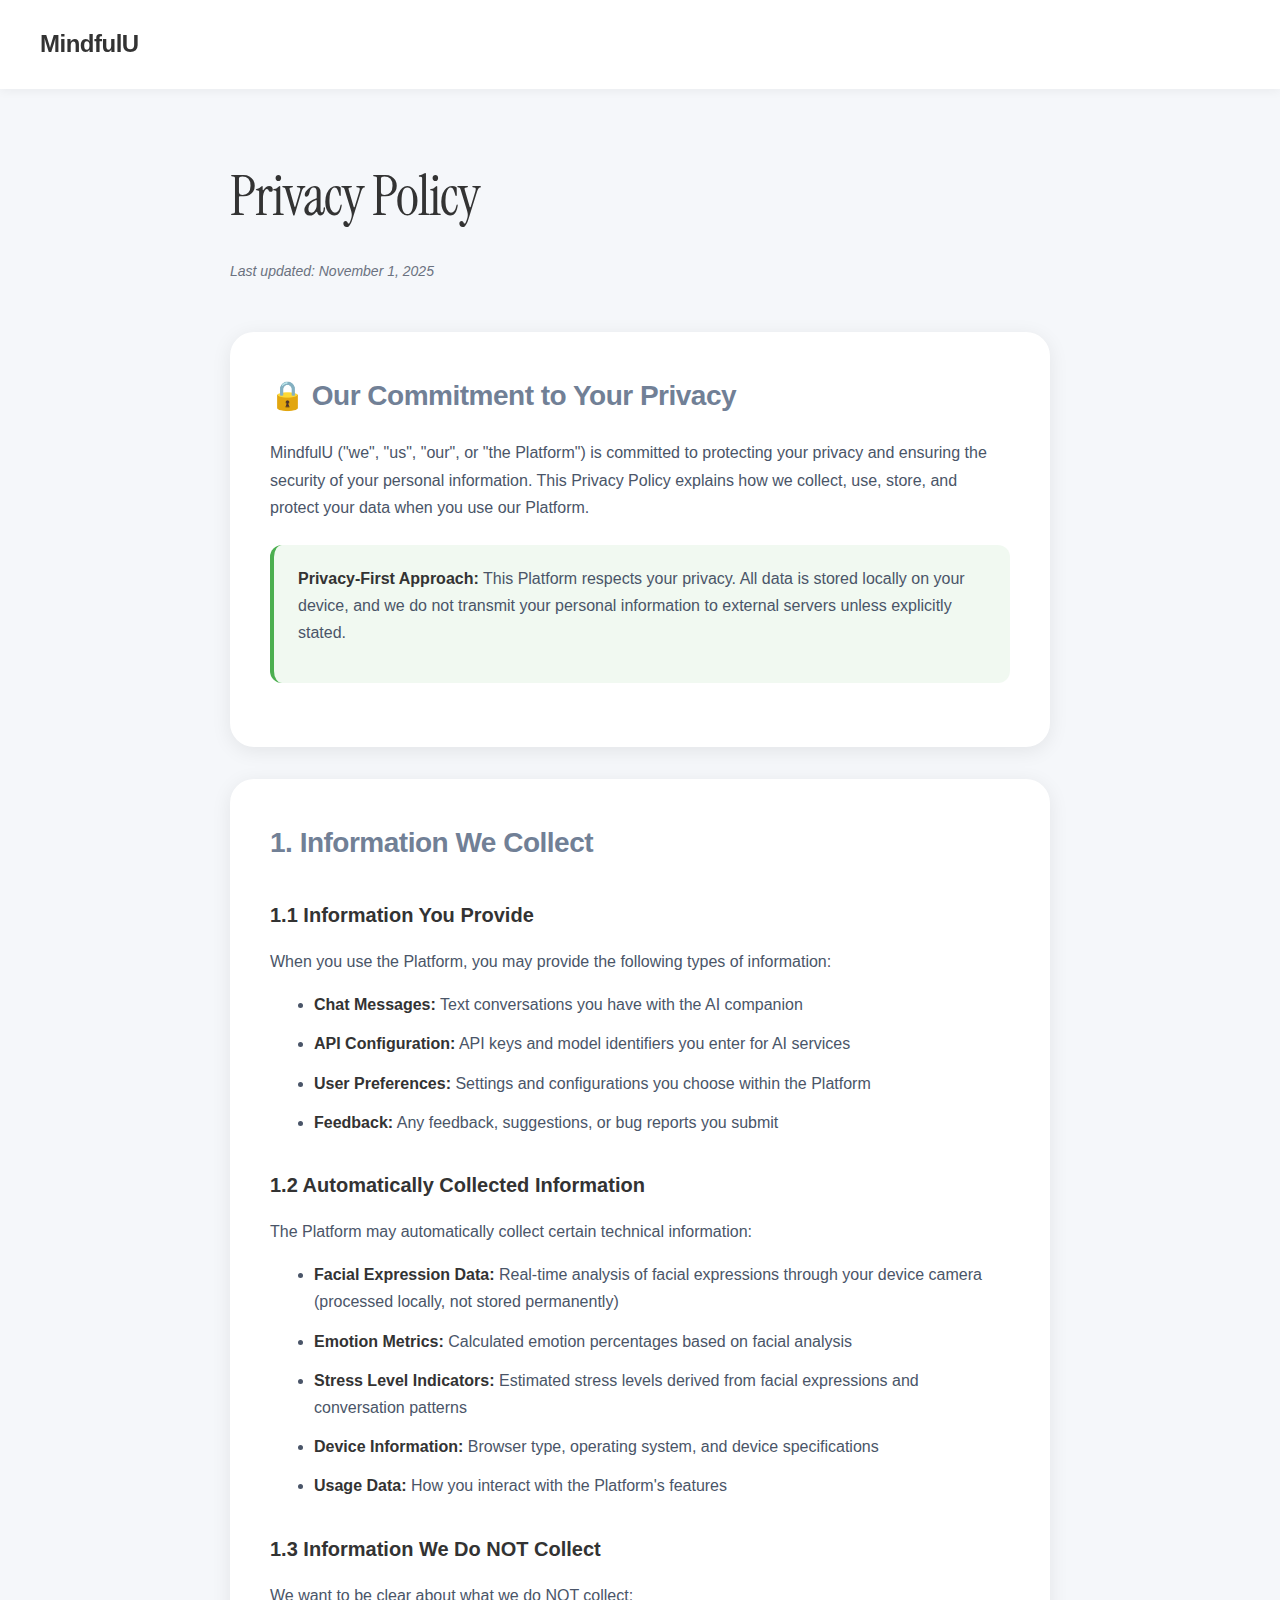
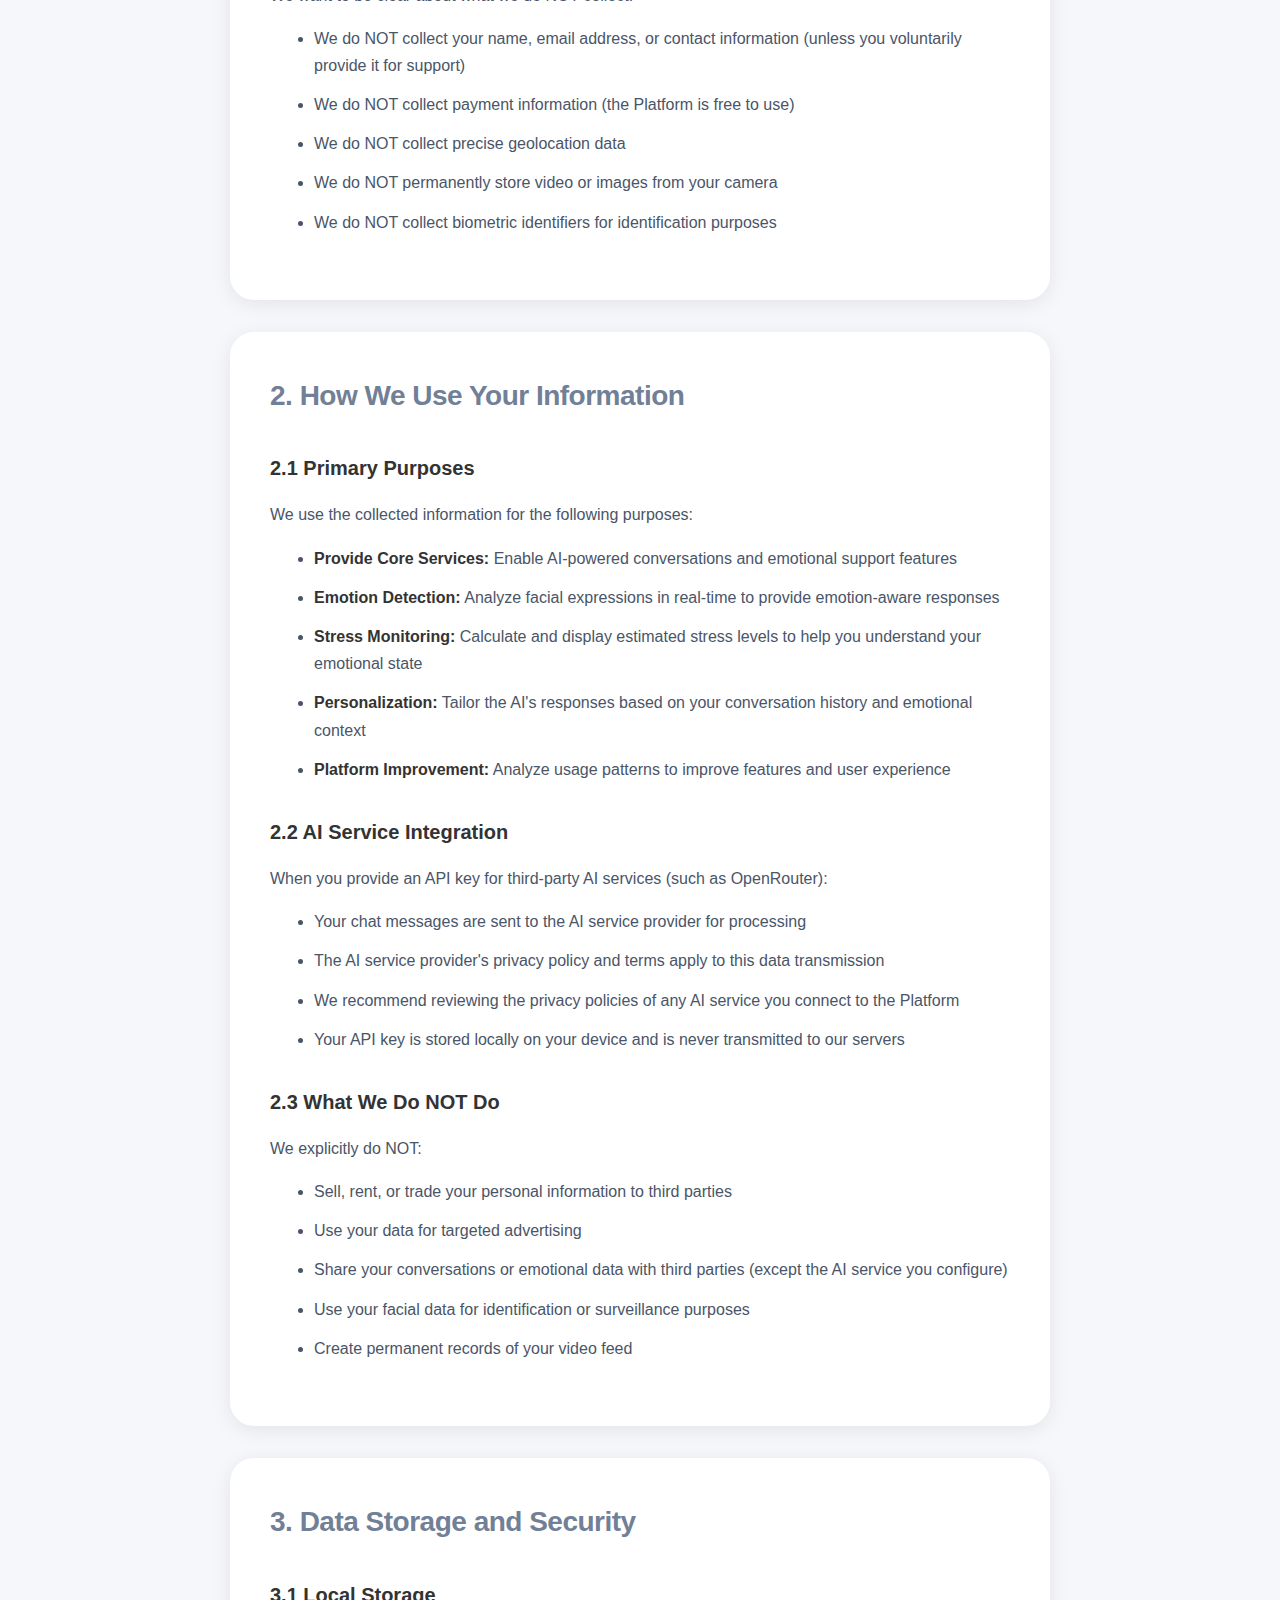
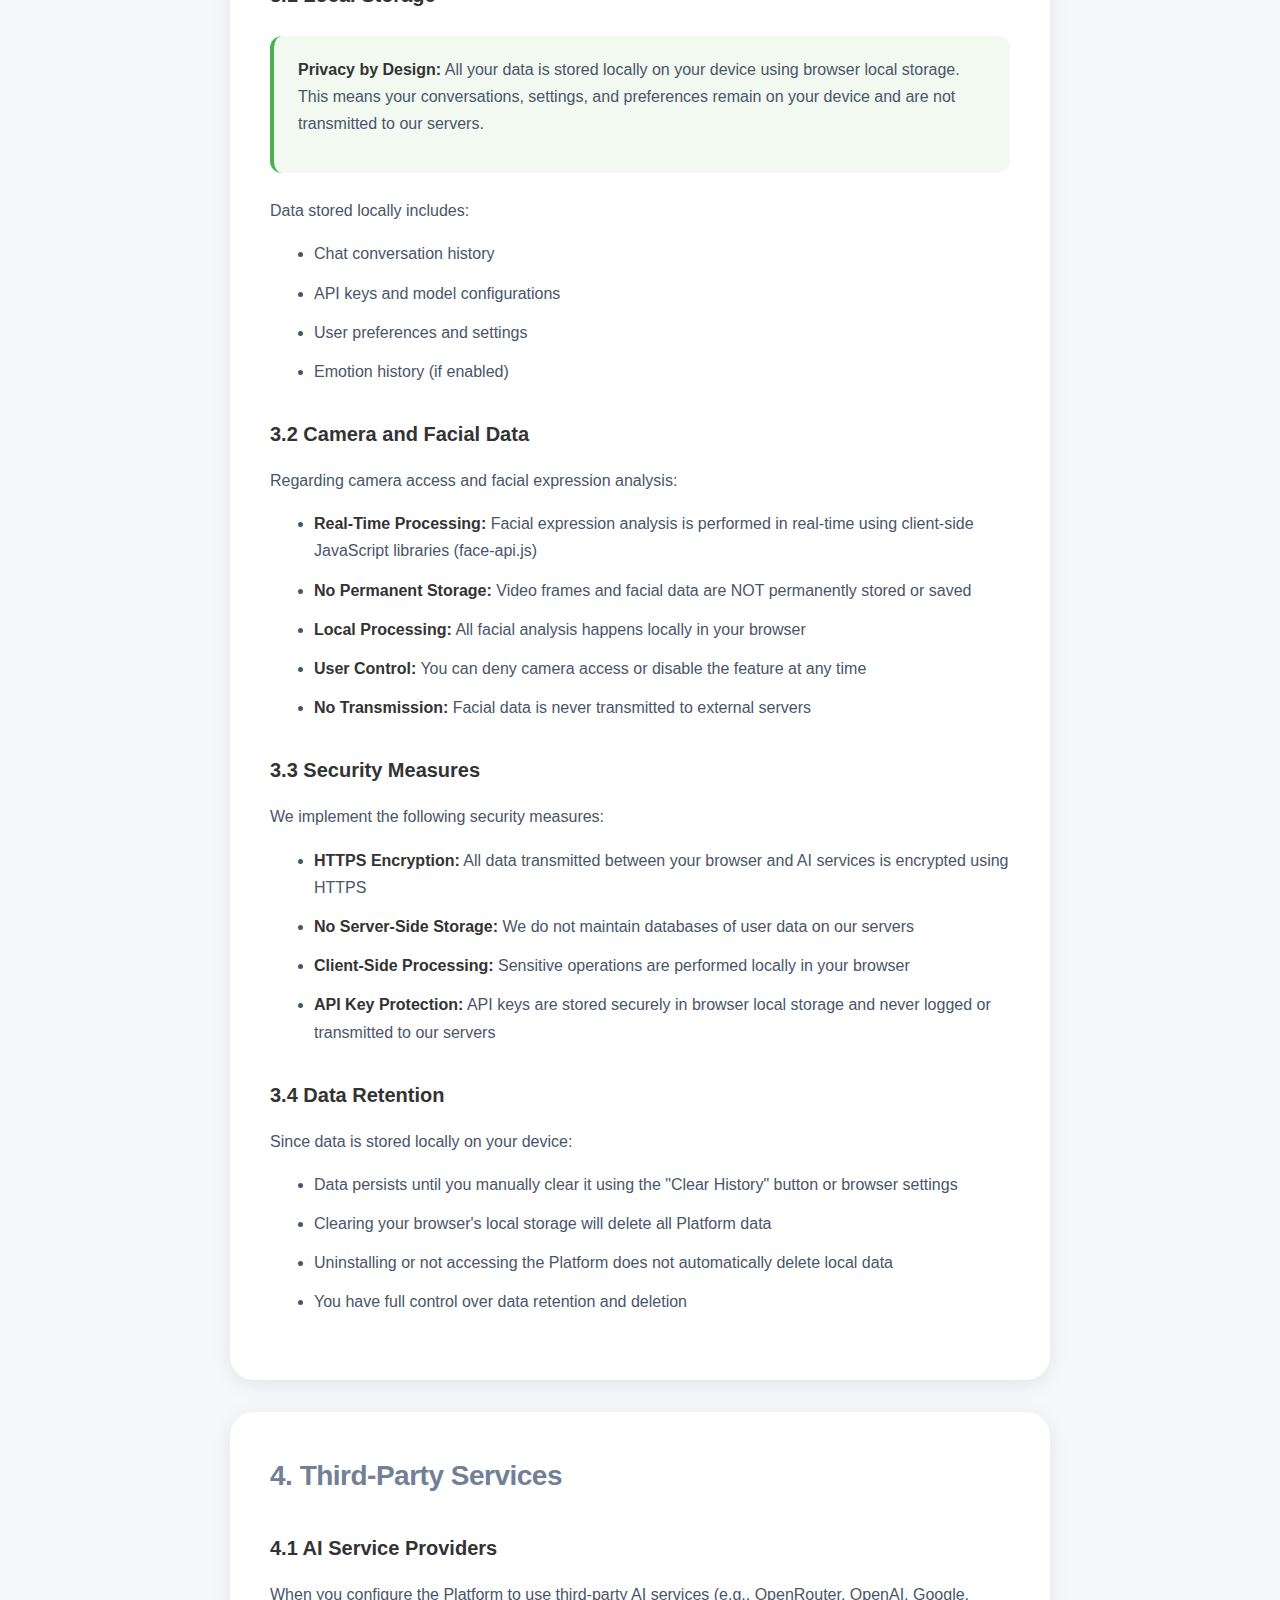
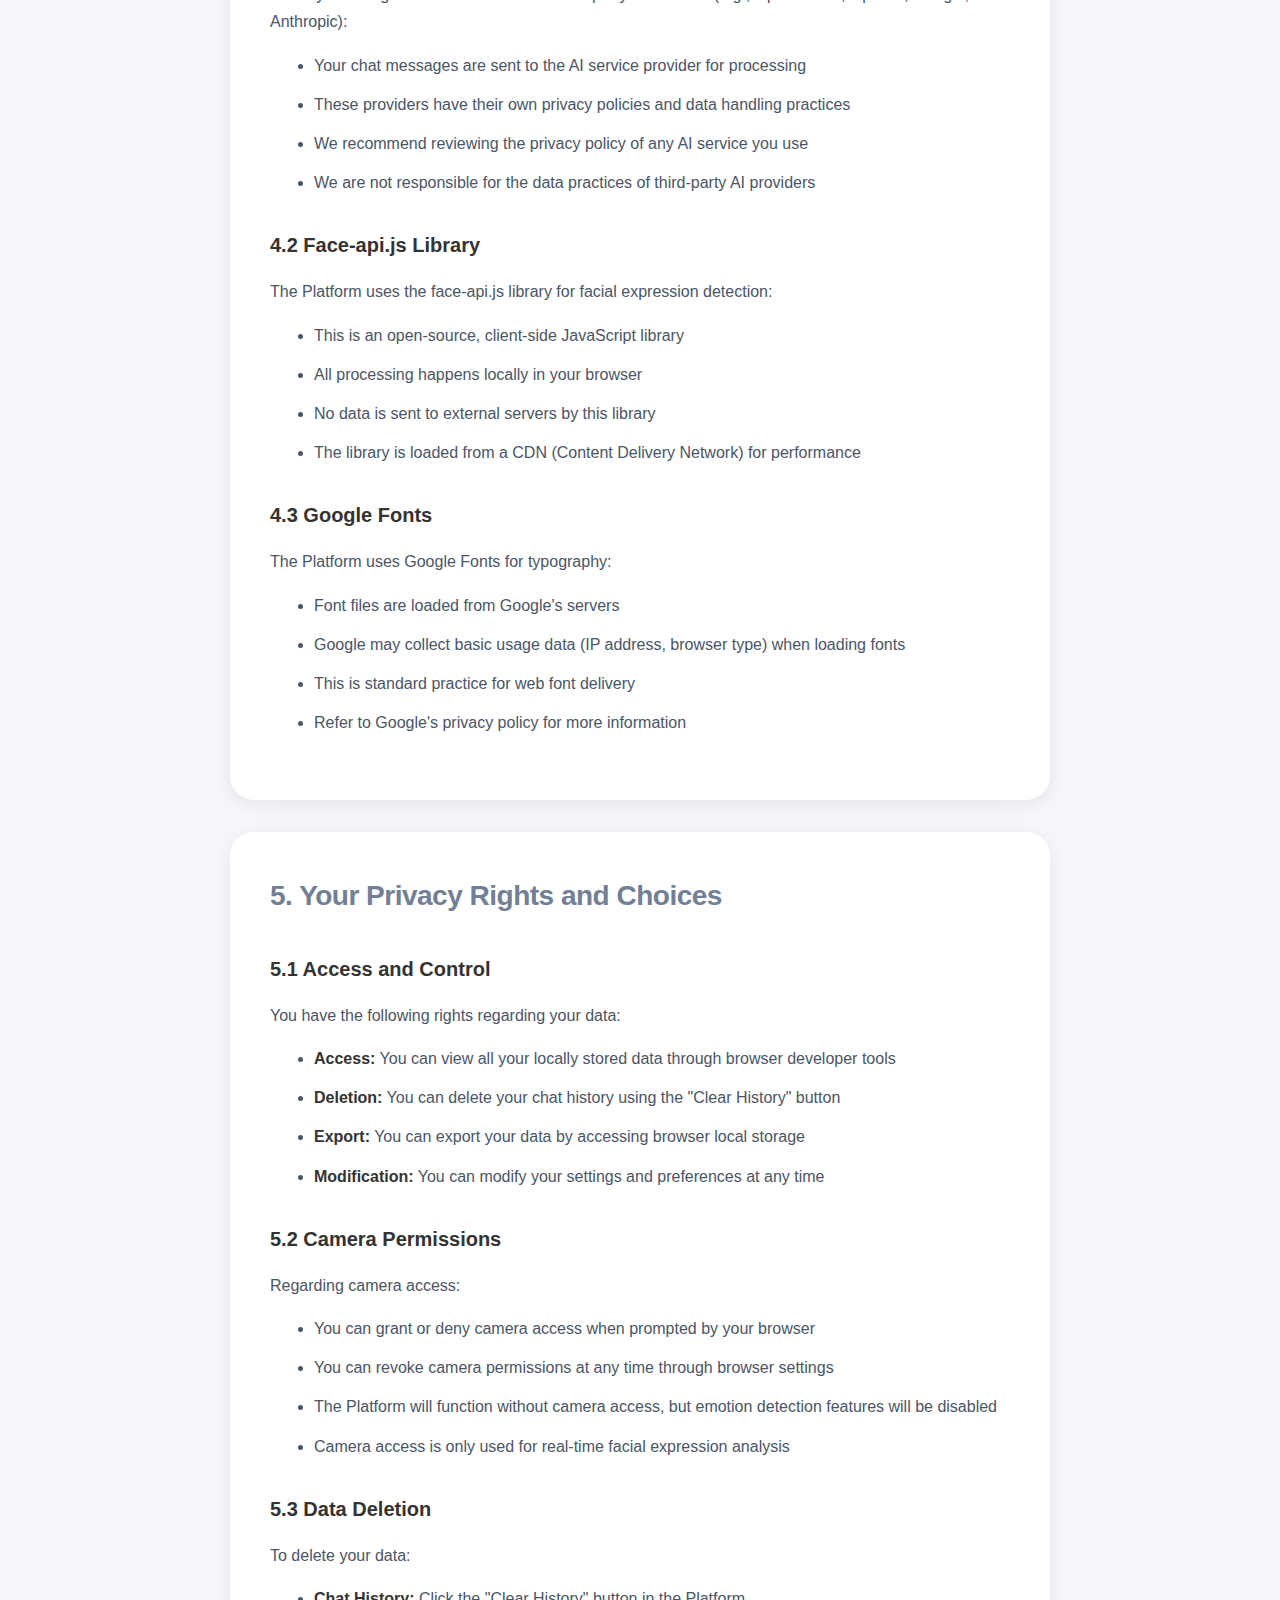
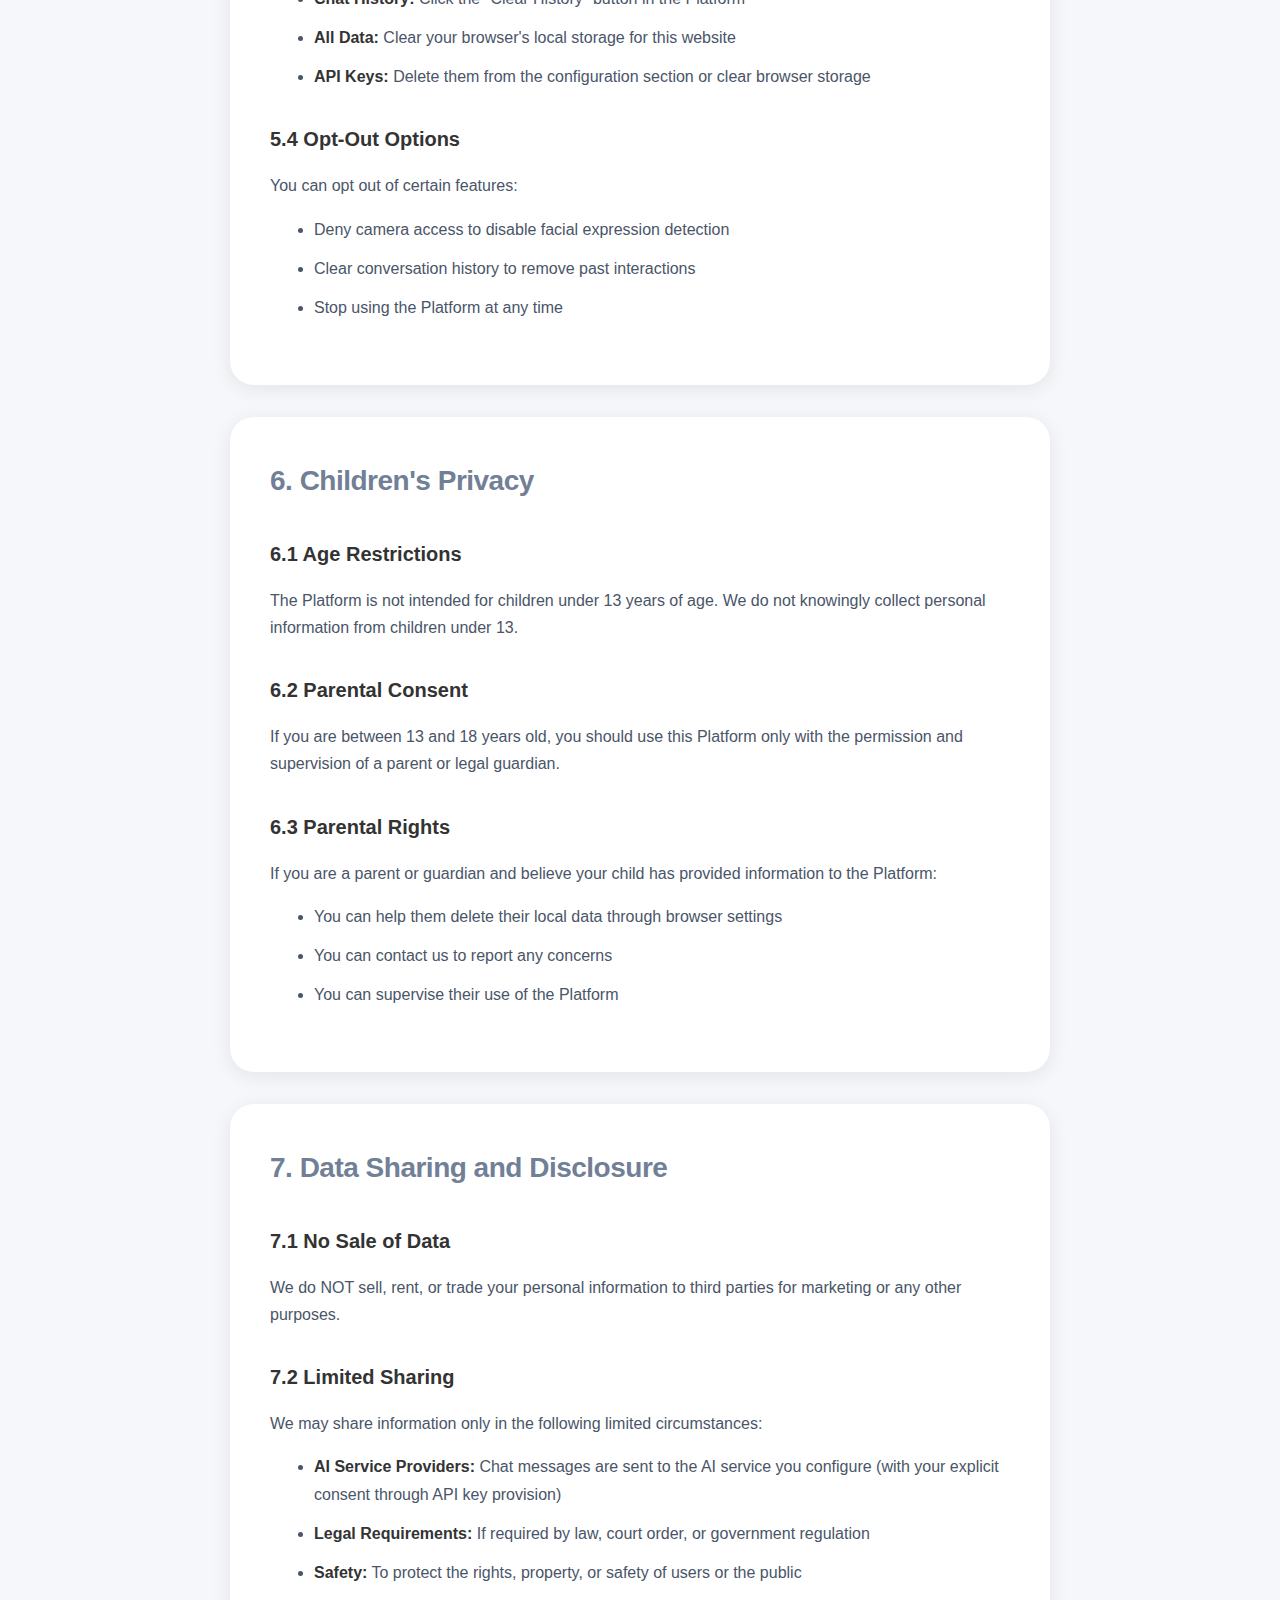
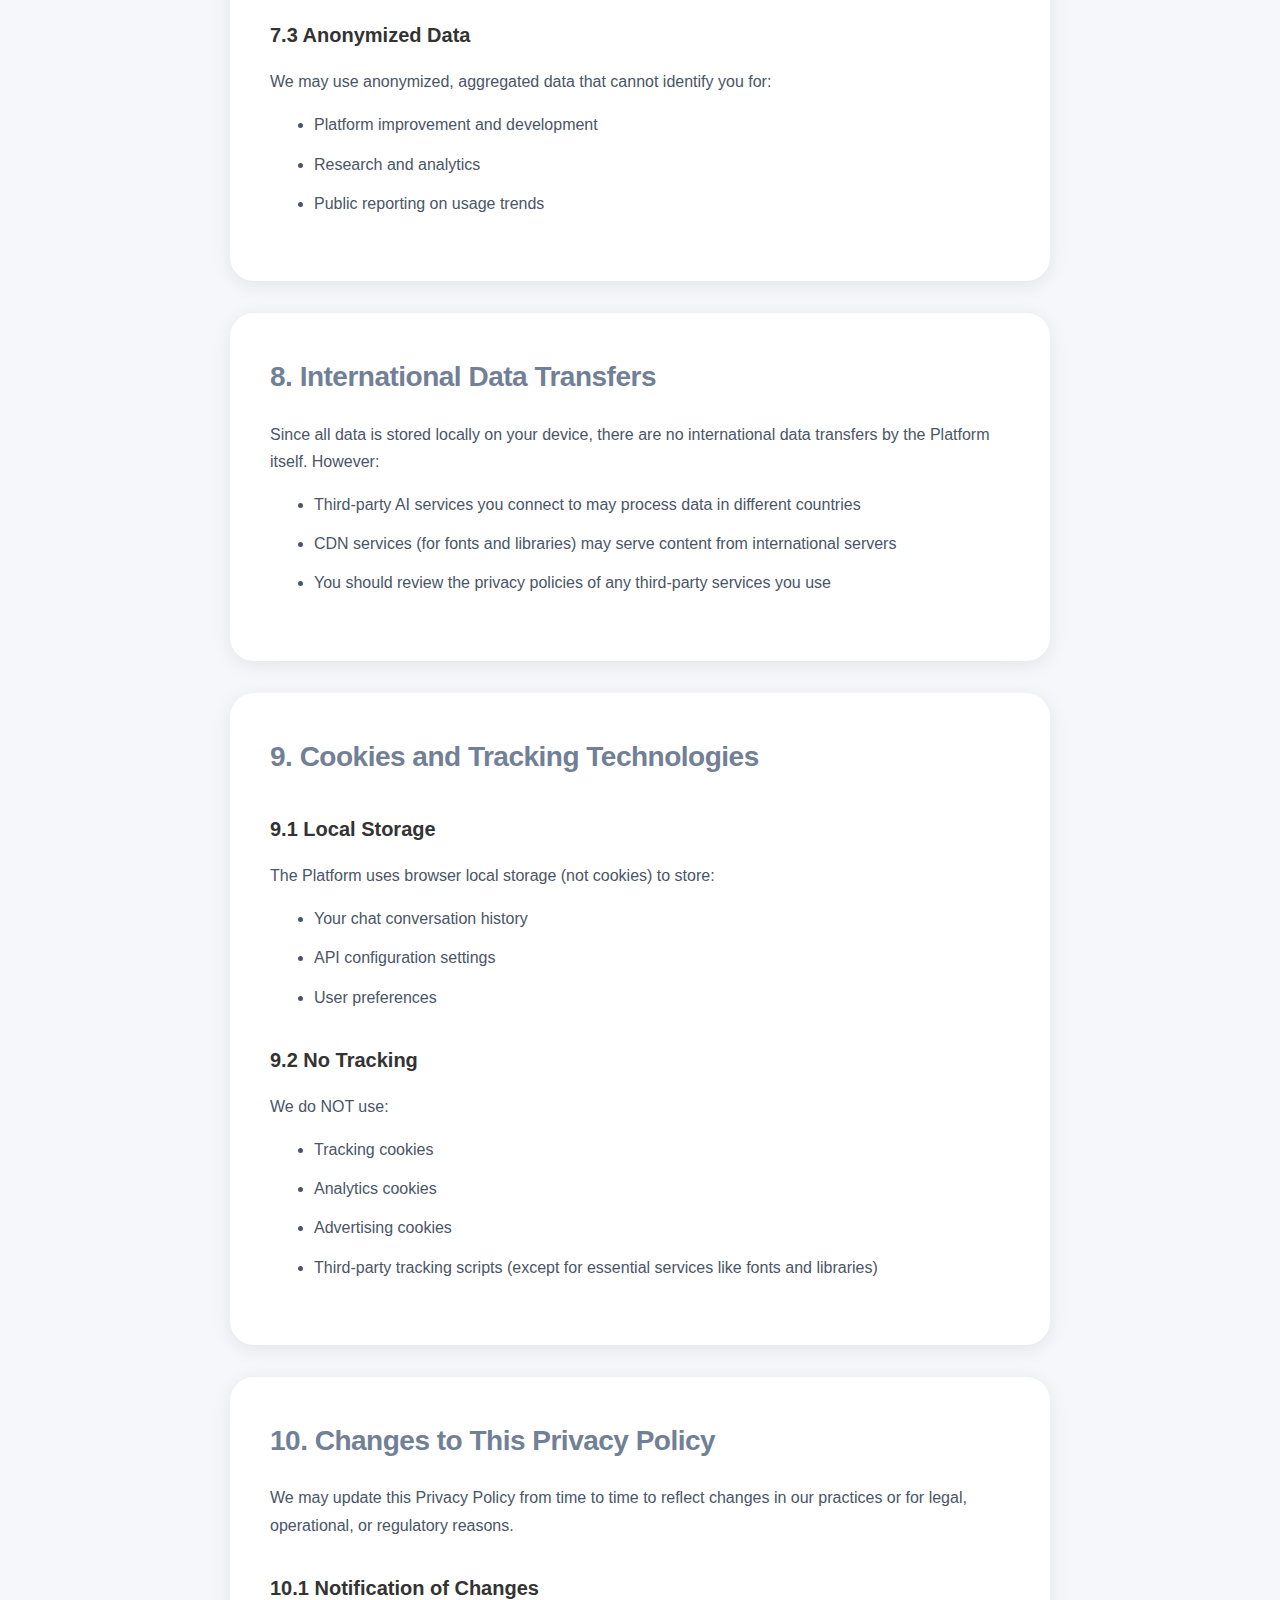
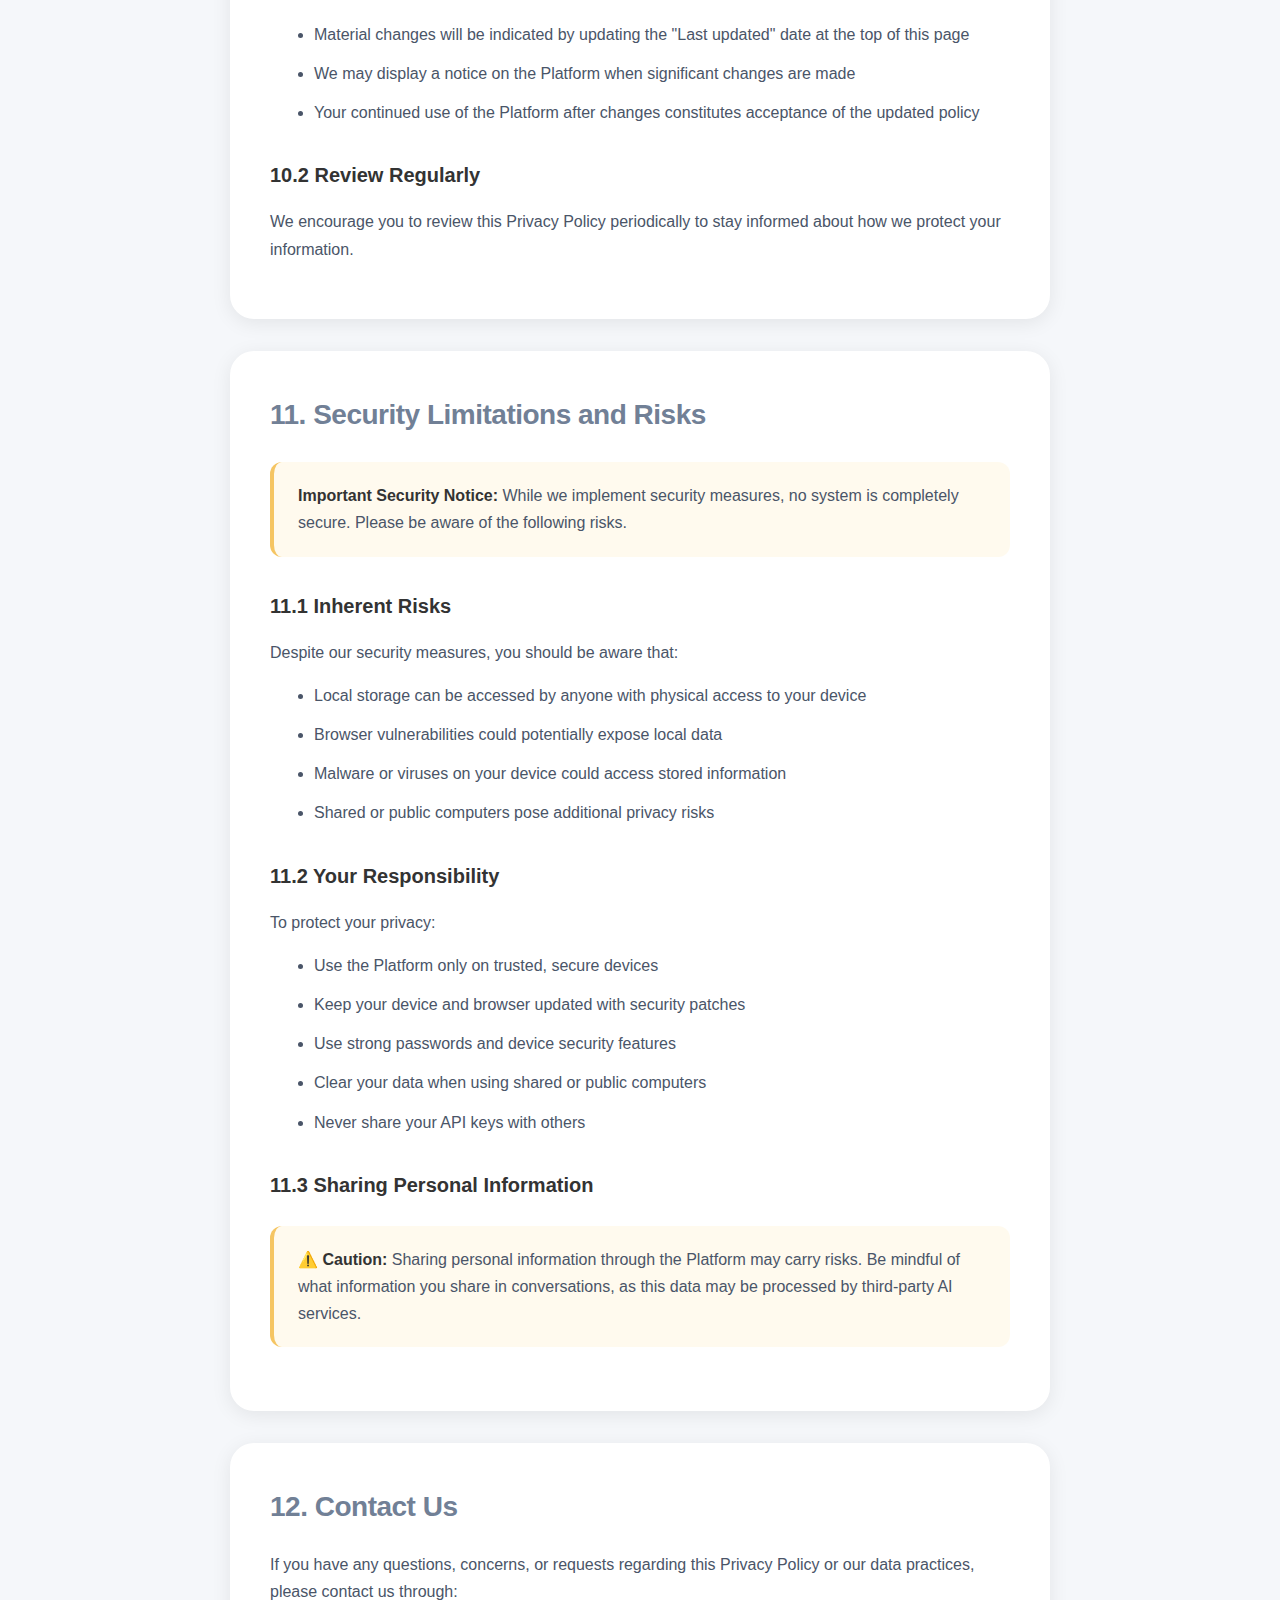
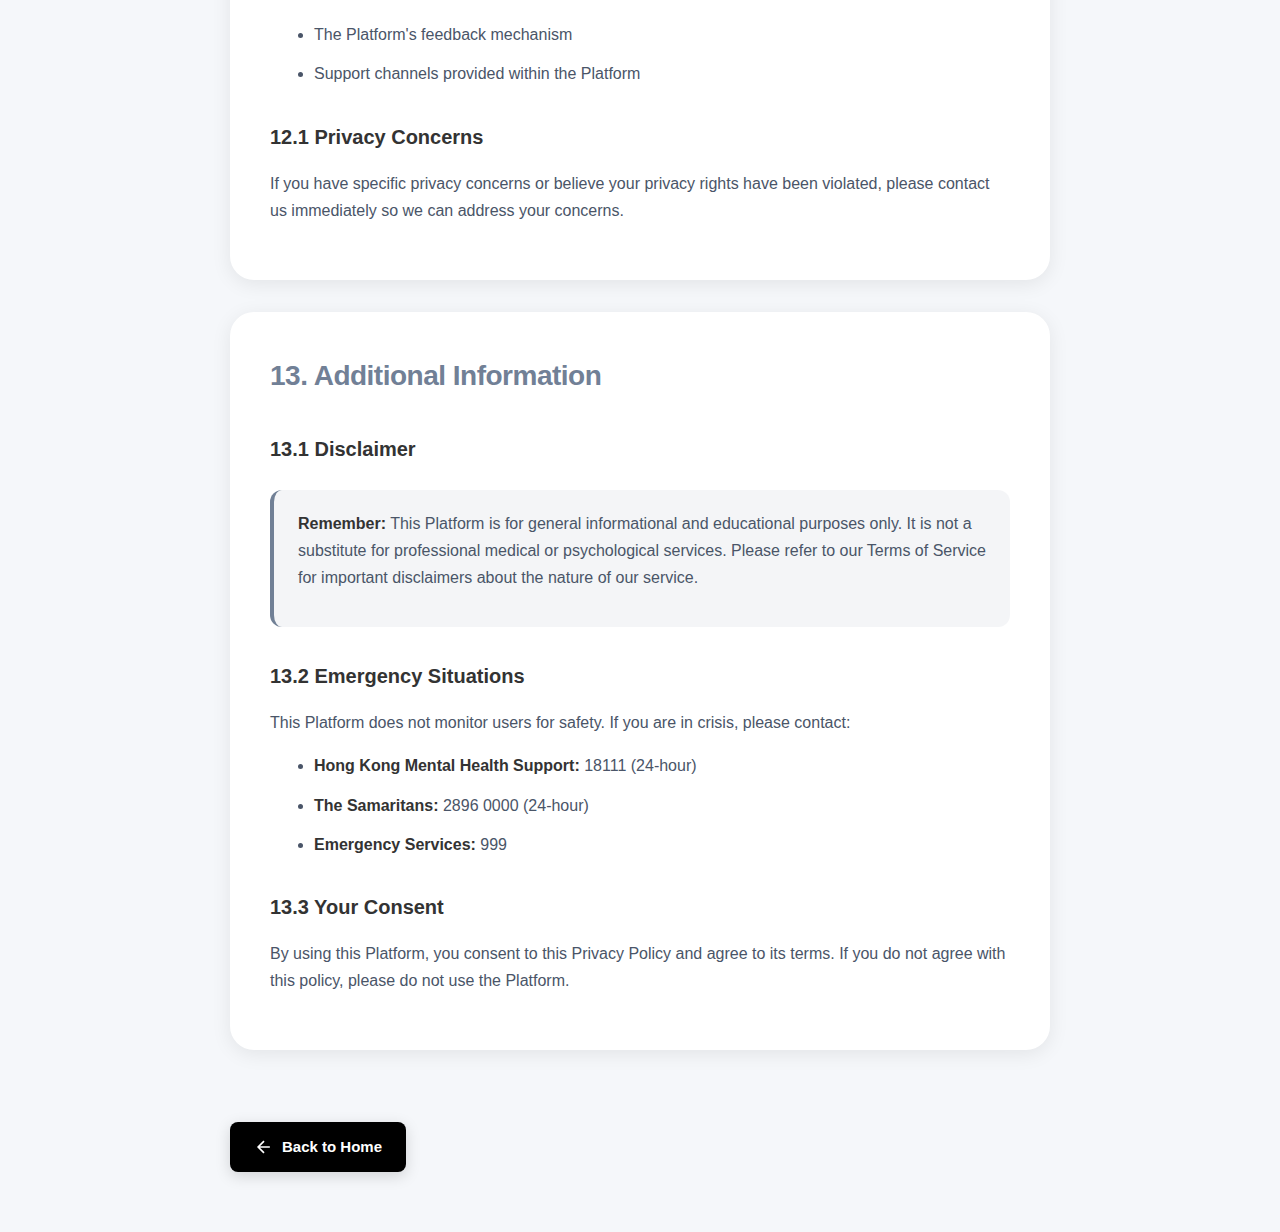
<file: privacy_policy.html>
<!DOCTYPE html>
<html lang="en">
<head>
    <meta charset="UTF-8">
    <meta name="viewport" content="width=device-width, initial-scale=1.0">
    <title>Privacy Policy - MindfulU</title>
    <link rel="preconnect" href="https://fonts.googleapis.com">
    <link rel="preconnect" href="https://fonts.gstatic.com" crossorigin>
    <link href="https://fonts.googleapis.com/css2?family=Instrument+Serif:ital@0;1&family=Ubuntu+Sans:ital,wght@0,100..800;1,100..800&display=swap" rel="stylesheet">
    <style>
        * {
            margin: 0;
            padding: 0;
            box-sizing: border-box;
        }

        body {
            font-family: "Ubuntu Sans", -apple-system, BlinkMacSystemFont, "Segoe UI", Roboto, sans-serif;
            background: #f5f7fa;
            color: #333333;
            line-height: 1.7;
        }

        .header {
            padding: 24px 40px;
            background: #ffffff;
            box-shadow: 0 2px 10px rgba(0, 0, 0, 0.05);
            position: sticky;
            top: 0;
            z-index: 100;
        }

        .logo {
            font-size: 24px;
            font-weight: 700;
            color: #333333;
            letter-spacing: -0.5px;
            text-decoration: none;
            display: inline-block;
            transition: color 0.3s ease;
        }

        .logo:hover {
            color: #718096;
        }

        .container {
            max-width: 900px;
            margin: 0 auto;
            padding: 60px 40px;
        }

        .page-title {
            font-size: clamp(36px, 6vw, 56px);
            font-weight: 400;
            color: #333333;
            margin-bottom: 16px;
            letter-spacing: -1px;
            font-family: "Instrument Serif", Georgia, serif;
        }

        .last-updated {
            font-size: 14px;
            color: #6b7280;
            margin-bottom: 48px;
            font-style: italic;
        }

        .content-section {
            background: #ffffff;
            border-radius: 24px;
            padding: 40px;
            margin-bottom: 32px;
            box-shadow: 0 4px 20px rgba(0, 0, 0, 0.08);
        }

        h2 {
            font-size: 28px;
            font-weight: 700;
            color: #718096;
            margin-bottom: 20px;
            letter-spacing: -0.5px;
        }

        h3 {
            font-size: 20px;
            font-weight: 600;
            color: #333333;
            margin-top: 32px;
            margin-bottom: 16px;
        }

        p {
            margin-bottom: 16px;
            font-size: 16px;
            color: #4a5568;
        }

        ul, ol {
            margin: 16px 0 24px 24px;
            padding-left: 20px;
        }

        li {
            margin: 12px 0;
            font-size: 16px;
            color: #4a5568;
        }

        strong {
            color: #333333;
            font-weight: 600;
        }

        .warning-box {
            background: rgba(251, 191, 36, 0.08);
            border-left: 4px solid #f5c563;
            border-radius: 12px;
            padding: 20px 24px;
            margin: 24px 0;
        }

        .warning-box p {
            margin-bottom: 0;
        }

        .info-box {
            background: rgba(113, 128, 150, 0.08);
            border-left: 4px solid #718096;
            border-radius: 12px;
            padding: 20px 24px;
            margin: 24px 0;
        }

        .success-box {
            background: rgba(76, 175, 80, 0.08);
            border-left: 4px solid #4caf50;
            border-radius: 12px;
            padding: 20px 24px;
            margin: 24px 0;
        }

        .back-link {
            display: inline-flex;
            align-items: center;
            gap: 8px;
            margin-top: 40px;
            padding: 12px 24px;
            background: #000000;
            color: #ffffff;
            text-decoration: none;
            border-radius: 8px;
            font-size: 15px;
            font-weight: 600;
            transition: all 0.3s ease;
            box-shadow: 0 4px 15px rgba(0, 0, 0, 0.15);
        }

        .back-link:hover {
            transform: translateY(-2px);
            box-shadow: 0 6px 25px rgba(0, 0, 0, 0.25);
            background: #1a1a1a;
        }

        @media (max-width: 768px) {
            .header {
                padding: 20px 24px;
            }

            .container {
                padding: 40px 24px;
            }

            .content-section {
                padding: 28px 24px;
                border-radius: 20px;
            }

            .page-title {
                margin-bottom: 12px;
            }

            h2 {
                font-size: 24px;
            }

            h3 {
                font-size: 18px;
                margin-top: 24px;
            }

            p, li {
                font-size: 15px;
            }
        }

        /* Text Selection Styling */
        ::selection {
            background: linear-gradient(135deg, rgba(147, 174, 221, 0.4), rgba(162, 177, 203, 0.4));
            color: #333333;
        }

        ::-moz-selection {
            background: linear-gradient(135deg, rgba(147, 174, 221, 0.4), rgba(162, 177, 203, 0.4));
            color: #333333;
        }
    </style>
</head>
<body>
    <header class="header">
        <a href="index.html" class="logo">MindfulU</a>
    </header>

    <div class="container">
        <h1 class="page-title">Privacy Policy</h1>
        <p class="last-updated">Last updated: November 1, 2025</p>

        <div class="content-section">
            <h2>🔒 Our Commitment to Your Privacy</h2>
            <p>
                MindfulU ("we", "us", "our", or "the Platform") is committed to protecting your privacy and 
                ensuring the security of your personal information. This Privacy Policy explains how we collect, 
                use, store, and protect your data when you use our Platform.
            </p>
            
            <div class="success-box">
                <p>
                    <strong>Privacy-First Approach:</strong> This Platform respects your privacy. All data is 
                    stored locally on your device, and we do not transmit your personal information to external 
                    servers unless explicitly stated.
                </p>
            </div>
        </div>

        <div class="content-section">
            <h2>1. Information We Collect</h2>
            
            <h3>1.1 Information You Provide</h3>
            <p>
                When you use the Platform, you may provide the following types of information:
            </p>
            <ul>
                <li><strong>Chat Messages:</strong> Text conversations you have with the AI companion</li>
                <li><strong>API Configuration:</strong> API keys and model identifiers you enter for AI services</li>
                <li><strong>User Preferences:</strong> Settings and configurations you choose within the Platform</li>
                <li><strong>Feedback:</strong> Any feedback, suggestions, or bug reports you submit</li>
            </ul>

            <h3>1.2 Automatically Collected Information</h3>
            <p>
                The Platform may automatically collect certain technical information:
            </p>
            <ul>
                <li><strong>Facial Expression Data:</strong> Real-time analysis of facial expressions through your device camera (processed locally, not stored permanently)</li>
                <li><strong>Emotion Metrics:</strong> Calculated emotion percentages based on facial analysis</li>
                <li><strong>Stress Level Indicators:</strong> Estimated stress levels derived from facial expressions and conversation patterns</li>
                <li><strong>Device Information:</strong> Browser type, operating system, and device specifications</li>
                <li><strong>Usage Data:</strong> How you interact with the Platform's features</li>
            </ul>

            <h3>1.3 Information We Do NOT Collect</h3>
            <p>
                We want to be clear about what we do NOT collect:
            </p>
            <ul>
                <li>We do NOT collect your name, email address, or contact information (unless you voluntarily provide it for support)</li>
                <li>We do NOT collect payment information (the Platform is free to use)</li>
                <li>We do NOT collect precise geolocation data</li>
                <li>We do NOT permanently store video or images from your camera</li>
                <li>We do NOT collect biometric identifiers for identification purposes</li>
            </ul>
        </div>

        <div class="content-section">
            <h2>2. How We Use Your Information</h2>
            
            <h3>2.1 Primary Purposes</h3>
            <p>
                We use the collected information for the following purposes:
            </p>
            <ul>
                <li><strong>Provide Core Services:</strong> Enable AI-powered conversations and emotional support features</li>
                <li><strong>Emotion Detection:</strong> Analyze facial expressions in real-time to provide emotion-aware responses</li>
                <li><strong>Stress Monitoring:</strong> Calculate and display estimated stress levels to help you understand your emotional state</li>
                <li><strong>Personalization:</strong> Tailor the AI's responses based on your conversation history and emotional context</li>
                <li><strong>Platform Improvement:</strong> Analyze usage patterns to improve features and user experience</li>
            </ul>

            <h3>2.2 AI Service Integration</h3>
            <p>
                When you provide an API key for third-party AI services (such as OpenRouter):
            </p>
            <ul>
                <li>Your chat messages are sent to the AI service provider for processing</li>
                <li>The AI service provider's privacy policy and terms apply to this data transmission</li>
                <li>We recommend reviewing the privacy policies of any AI service you connect to the Platform</li>
                <li>Your API key is stored locally on your device and is never transmitted to our servers</li>
            </ul>

            <h3>2.3 What We Do NOT Do</h3>
            <p>
                We explicitly do NOT:
            </p>
            <ul>
                <li>Sell, rent, or trade your personal information to third parties</li>
                <li>Use your data for targeted advertising</li>
                <li>Share your conversations or emotional data with third parties (except the AI service you configure)</li>
                <li>Use your facial data for identification or surveillance purposes</li>
                <li>Create permanent records of your video feed</li>
            </ul>
        </div>

        <div class="content-section">
            <h2>3. Data Storage and Security</h2>
            
            <h3>3.1 Local Storage</h3>
            <div class="success-box">
                <p>
                    <strong>Privacy by Design:</strong> All your data is stored locally on your device using browser 
                    local storage. This means your conversations, settings, and preferences remain on your device 
                    and are not transmitted to our servers.
                </p>
            </div>
            
            <p>
                Data stored locally includes:
            </p>
            <ul>
                <li>Chat conversation history</li>
                <li>API keys and model configurations</li>
                <li>User preferences and settings</li>
                <li>Emotion history (if enabled)</li>
            </ul>

            <h3>3.2 Camera and Facial Data</h3>
            <p>
                Regarding camera access and facial expression analysis:
            </p>
            <ul>
                <li><strong>Real-Time Processing:</strong> Facial expression analysis is performed in real-time using client-side JavaScript libraries (face-api.js)</li>
                <li><strong>No Permanent Storage:</strong> Video frames and facial data are NOT permanently stored or saved</li>
                <li><strong>Local Processing:</strong> All facial analysis happens locally in your browser</li>
                <li><strong>User Control:</strong> You can deny camera access or disable the feature at any time</li>
                <li><strong>No Transmission:</strong> Facial data is never transmitted to external servers</li>
            </ul>

            <h3>3.3 Security Measures</h3>
            <p>
                We implement the following security measures:
            </p>
            <ul>
                <li><strong>HTTPS Encryption:</strong> All data transmitted between your browser and AI services is encrypted using HTTPS</li>
                <li><strong>No Server-Side Storage:</strong> We do not maintain databases of user data on our servers</li>
                <li><strong>Client-Side Processing:</strong> Sensitive operations are performed locally in your browser</li>
                <li><strong>API Key Protection:</strong> API keys are stored securely in browser local storage and never logged or transmitted to our servers</li>
            </ul>

            <h3>3.4 Data Retention</h3>
            <p>
                Since data is stored locally on your device:
            </p>
            <ul>
                <li>Data persists until you manually clear it using the "Clear History" button or browser settings</li>
                <li>Clearing your browser's local storage will delete all Platform data</li>
                <li>Uninstalling or not accessing the Platform does not automatically delete local data</li>
                <li>You have full control over data retention and deletion</li>
            </ul>
        </div>

        <div class="content-section">
            <h2>4. Third-Party Services</h2>
            
            <h3>4.1 AI Service Providers</h3>
            <p>
                When you configure the Platform to use third-party AI services (e.g., OpenRouter, OpenAI, Google, Anthropic):
            </p>
            <ul>
                <li>Your chat messages are sent to the AI service provider for processing</li>
                <li>These providers have their own privacy policies and data handling practices</li>
                <li>We recommend reviewing the privacy policy of any AI service you use</li>
                <li>We are not responsible for the data practices of third-party AI providers</li>
            </ul>

            <h3>4.2 Face-api.js Library</h3>
            <p>
                The Platform uses the face-api.js library for facial expression detection:
            </p>
            <ul>
                <li>This is an open-source, client-side JavaScript library</li>
                <li>All processing happens locally in your browser</li>
                <li>No data is sent to external servers by this library</li>
                <li>The library is loaded from a CDN (Content Delivery Network) for performance</li>
            </ul>

            <h3>4.3 Google Fonts</h3>
            <p>
                The Platform uses Google Fonts for typography:
            </p>
            <ul>
                <li>Font files are loaded from Google's servers</li>
                <li>Google may collect basic usage data (IP address, browser type) when loading fonts</li>
                <li>This is standard practice for web font delivery</li>
                <li>Refer to Google's privacy policy for more information</li>
            </ul>
        </div>

        <div class="content-section">
            <h2>5. Your Privacy Rights and Choices</h2>
            
            <h3>5.1 Access and Control</h3>
            <p>
                You have the following rights regarding your data:
            </p>
            <ul>
                <li><strong>Access:</strong> You can view all your locally stored data through browser developer tools</li>
                <li><strong>Deletion:</strong> You can delete your chat history using the "Clear History" button</li>
                <li><strong>Export:</strong> You can export your data by accessing browser local storage</li>
                <li><strong>Modification:</strong> You can modify your settings and preferences at any time</li>
            </ul>

            <h3>5.2 Camera Permissions</h3>
            <p>
                Regarding camera access:
            </p>
            <ul>
                <li>You can grant or deny camera access when prompted by your browser</li>
                <li>You can revoke camera permissions at any time through browser settings</li>
                <li>The Platform will function without camera access, but emotion detection features will be disabled</li>
                <li>Camera access is only used for real-time facial expression analysis</li>
            </ul>

            <h3>5.3 Data Deletion</h3>
            <p>
                To delete your data:
            </p>
            <ul>
                <li><strong>Chat History:</strong> Click the "Clear History" button in the Platform</li>
                <li><strong>All Data:</strong> Clear your browser's local storage for this website</li>
                <li><strong>API Keys:</strong> Delete them from the configuration section or clear browser storage</li>
            </ul>

            <h3>5.4 Opt-Out Options</h3>
            <p>
                You can opt out of certain features:
            </p>
            <ul>
                <li>Deny camera access to disable facial expression detection</li>
                <li>Clear conversation history to remove past interactions</li>
                <li>Stop using the Platform at any time</li>
            </ul>
        </div>

        <div class="content-section">
            <h2>6. Children's Privacy</h2>
            
            <h3>6.1 Age Restrictions</h3>
            <p>
                The Platform is not intended for children under 13 years of age. We do not knowingly collect 
                personal information from children under 13.
            </p>

            <h3>6.2 Parental Consent</h3>
            <p>
                If you are between 13 and 18 years old, you should use this Platform only with the permission 
                and supervision of a parent or legal guardian.
            </p>

            <h3>6.3 Parental Rights</h3>
            <p>
                If you are a parent or guardian and believe your child has provided information to the Platform:
            </p>
            <ul>
                <li>You can help them delete their local data through browser settings</li>
                <li>You can contact us to report any concerns</li>
                <li>You can supervise their use of the Platform</li>
            </ul>
        </div>

        <div class="content-section">
            <h2>7. Data Sharing and Disclosure</h2>
            
            <h3>7.1 No Sale of Data</h3>
            <p>
                We do NOT sell, rent, or trade your personal information to third parties for marketing or any other purposes.
            </p>

            <h3>7.2 Limited Sharing</h3>
            <p>
                We may share information only in the following limited circumstances:
            </p>
            <ul>
                <li><strong>AI Service Providers:</strong> Chat messages are sent to the AI service you configure (with your explicit consent through API key provision)</li>
                <li><strong>Legal Requirements:</strong> If required by law, court order, or government regulation</li>
                <li><strong>Safety:</strong> To protect the rights, property, or safety of users or the public</li>
            </ul>

            <h3>7.3 Anonymized Data</h3>
            <p>
                We may use anonymized, aggregated data that cannot identify you for:
            </p>
            <ul>
                <li>Platform improvement and development</li>
                <li>Research and analytics</li>
                <li>Public reporting on usage trends</li>
            </ul>
        </div>

        <div class="content-section">
            <h2>8. International Data Transfers</h2>
            
            <p>
                Since all data is stored locally on your device, there are no international data transfers by the 
                Platform itself. However:
            </p>
            <ul>
                <li>Third-party AI services you connect to may process data in different countries</li>
                <li>CDN services (for fonts and libraries) may serve content from international servers</li>
                <li>You should review the privacy policies of any third-party services you use</li>
            </ul>
        </div>

        <div class="content-section">
            <h2>9. Cookies and Tracking Technologies</h2>
            
            <h3>9.1 Local Storage</h3>
            <p>
                The Platform uses browser local storage (not cookies) to store:
            </p>
            <ul>
                <li>Your chat conversation history</li>
                <li>API configuration settings</li>
                <li>User preferences</li>
            </ul>

            <h3>9.2 No Tracking</h3>
            <p>
                We do NOT use:
            </p>
            <ul>
                <li>Tracking cookies</li>
                <li>Analytics cookies</li>
                <li>Advertising cookies</li>
                <li>Third-party tracking scripts (except for essential services like fonts and libraries)</li>
            </ul>
        </div>

        <div class="content-section">
            <h2>10. Changes to This Privacy Policy</h2>
            
            <p>
                We may update this Privacy Policy from time to time to reflect changes in our practices or for 
                legal, operational, or regulatory reasons.
            </p>

            <h3>10.1 Notification of Changes</h3>
            <ul>
                <li>Material changes will be indicated by updating the "Last updated" date at the top of this page</li>
                <li>We may display a notice on the Platform when significant changes are made</li>
                <li>Your continued use of the Platform after changes constitutes acceptance of the updated policy</li>
            </ul>

            <h3>10.2 Review Regularly</h3>
            <p>
                We encourage you to review this Privacy Policy periodically to stay informed about how we protect your information.
            </p>
        </div>

        <div class="content-section">
            <h2>11. Security Limitations and Risks</h2>
            
            <div class="warning-box">
                <p>
                    <strong>Important Security Notice:</strong> While we implement security measures, no system 
                    is completely secure. Please be aware of the following risks.
                </p>
            </div>

            <h3>11.1 Inherent Risks</h3>
            <p>
                Despite our security measures, you should be aware that:
            </p>
            <ul>
                <li>Local storage can be accessed by anyone with physical access to your device</li>
                <li>Browser vulnerabilities could potentially expose local data</li>
                <li>Malware or viruses on your device could access stored information</li>
                <li>Shared or public computers pose additional privacy risks</li>
            </ul>

            <h3>11.2 Your Responsibility</h3>
            <p>
                To protect your privacy:
            </p>
            <ul>
                <li>Use the Platform only on trusted, secure devices</li>
                <li>Keep your device and browser updated with security patches</li>
                <li>Use strong passwords and device security features</li>
                <li>Clear your data when using shared or public computers</li>
                <li>Never share your API keys with others</li>
            </ul>

            <h3>11.3 Sharing Personal Information</h3>
            <div class="warning-box">
                <p>
                    <strong>⚠️ Caution:</strong> Sharing personal information through the Platform may carry risks. 
                    Be mindful of what information you share in conversations, as this data may be processed by 
                    third-party AI services.
                </p>
            </div>
        </div>

        <div class="content-section">
            <h2>12. Contact Us</h2>
            
            <p>
                If you have any questions, concerns, or requests regarding this Privacy Policy or our data practices, 
                please contact us through:
            </p>
            <ul>
                <li>The Platform's feedback mechanism</li>
                <li>Support channels provided within the Platform</li>
            </ul>

            <h3>12.1 Privacy Concerns</h3>
            <p>
                If you have specific privacy concerns or believe your privacy rights have been violated, please 
                contact us immediately so we can address your concerns.
            </p>
        </div>

        <div class="content-section">
            <h2>13. Additional Information</h2>
            
            <h3>13.1 Disclaimer</h3>
            <div class="info-box">
                <p>
                    <strong>Remember:</strong> This Platform is for general informational and educational purposes 
                    only. It is not a substitute for professional medical or psychological services. Please refer 
                    to our Terms of Service for important disclaimers about the nature of our service.
                </p>
            </div>

            <h3>13.2 Emergency Situations</h3>
            <p>
                This Platform does not monitor users for safety. If you are in crisis, please contact:
            </p>
            <ul>
                <li><strong>Hong Kong Mental Health Support:</strong> 18111 (24-hour)</li>
                <li><strong>The Samaritans:</strong> 2896 0000 (24-hour)</li>
                <li><strong>Emergency Services:</strong> 999</li>
            </ul>

            <h3>13.3 Your Consent</h3>
            <p>
                By using this Platform, you consent to this Privacy Policy and agree to its terms. If you do not 
                agree with this policy, please do not use the Platform.
            </p>
        </div>

        <a href="index.html" class="back-link">
            <svg width="20" height="20" viewBox="0 0 24 24" fill="none" stroke="currentColor" stroke-width="2">
                <path d="M19 12H5M12 19l-7-7 7-7"/>
            </svg>
            Back to Home
        </a>
    </div>
</body>
</html>
</file>
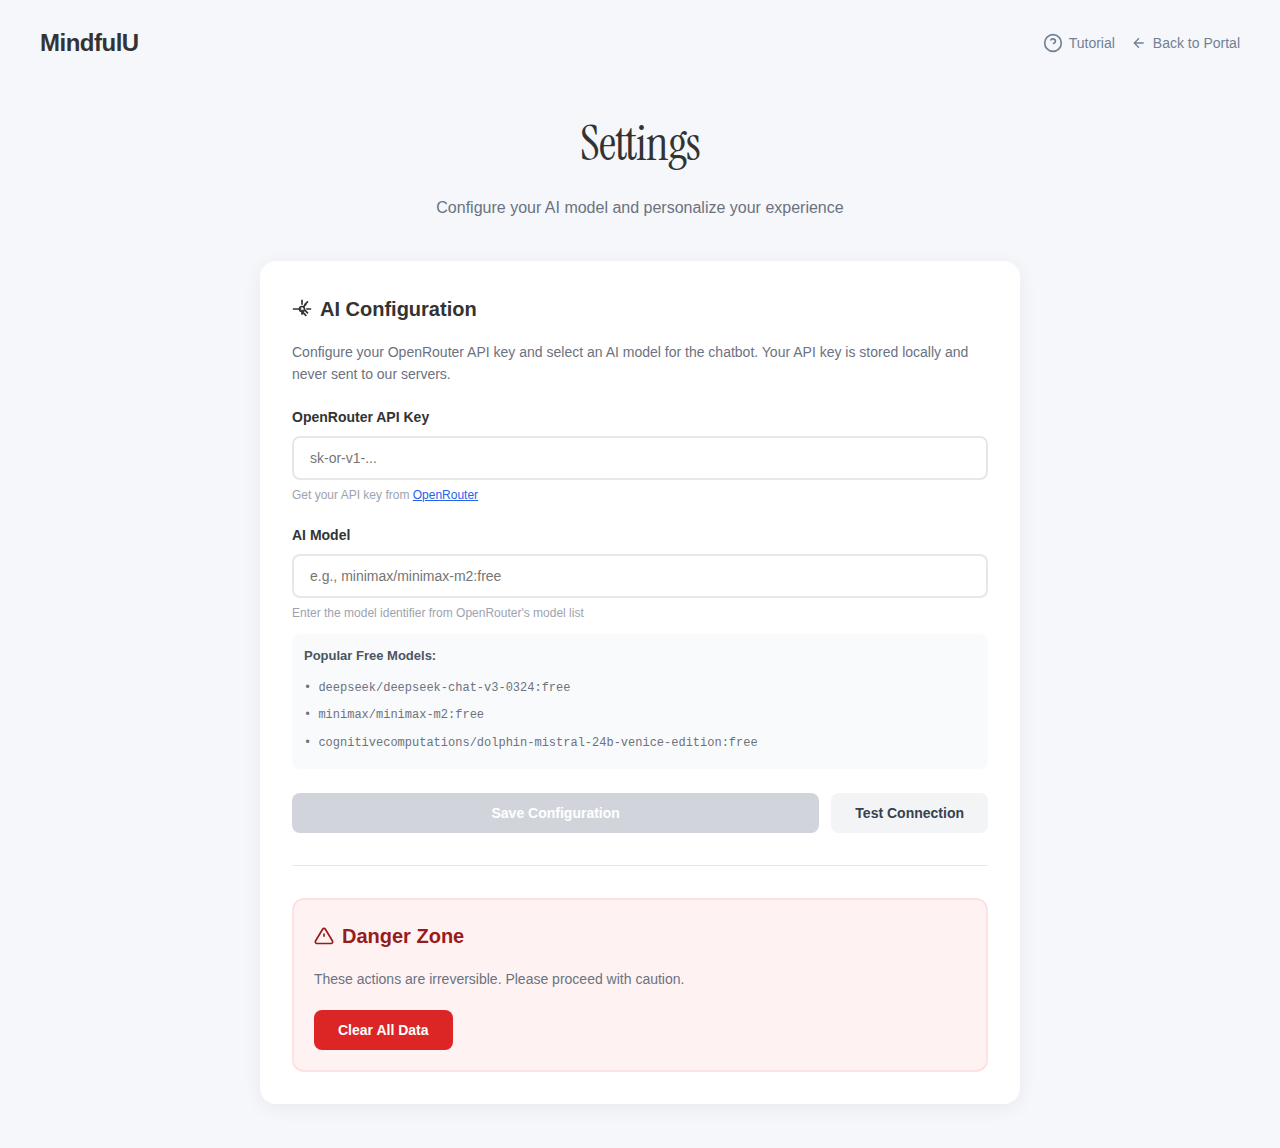
<file: settings.html>
<!DOCTYPE html>
<html lang="en">
<head>
    <meta charset="UTF-8">
    <meta name="viewport" content="width=device-width, initial-scale=1.0">
    <title>MindfulU - Settings</title>
    <link rel="preconnect" href="https://fonts.googleapis.com">
    <link rel="preconnect" href="https://fonts.gstatic.com" crossorigin>
    <link href="https://fonts.googleapis.com/css2?family=Instrument+Serif:ital@0;1&family=Ubuntu+Sans:ital,wght@0,100..800;1,100..800&display=swap" rel="stylesheet">
    <link rel="stylesheet" href="styles.css">
    <link rel="stylesheet" href="notification.css">
    <script src="notification.js"></script>
    <style>
        body {
            font-family: "Ubuntu Sans", -apple-system, BlinkMacSystemFont, "Segoe UI", Roboto, sans-serif;
            background: #f5f7fa;
        }

        .page-header {
            padding: 24px 40px;
            background: transparent;
            display: flex;
            justify-content: space-between;
            align-items: center;
        }

        .logo {
            font-size: 24px;
            font-weight: 700;
            color: #333333;
            letter-spacing: -0.5px;
        }

        .back-link {
            color: #718096;
            text-decoration: none;
            font-size: 14px;
            font-weight: 500;
            transition: color 0.3s ease;
            display: flex;
            align-items: center;
            gap: 6px;
        }

        .back-link:hover {
            color: #333333;
        }

        .settings-container {
            max-width: 800px;
            margin: 0 auto;
            padding: 20px;
        }

        .page-title {
            font-size: clamp(32px, 5vw, 48px);
            font-weight: 400;
            color: #333333;
            margin-bottom: 12px;
            letter-spacing: -1px;
            font-family: "Instrument Serif", Georgia, serif;
            text-align: center;
        }

        .page-subtitle {
            font-size: 16px;
            color: #6b7280;
            margin-bottom: 40px;
            text-align: center;
        }

        .settings-card {
            background: #ffffff;
            border-radius: 16px;
            padding: 32px;
            box-shadow: 0 4px 20px rgba(0, 0, 0, 0.06);
            margin-bottom: 24px;
        }

        .settings-section {
            margin-bottom: 32px;
        }

        .settings-section:last-child {
            margin-bottom: 0;
        }

        .section-title {
            font-size: 20px;
            font-weight: 700;
            color: #333333;
            margin-bottom: 16px;
            display: flex;
            align-items: center;
            gap: 8px;
        }

        .section-description {
            font-size: 14px;
            color: #6b7280;
            margin-bottom: 20px;
            line-height: 1.6;
        }

        .form-group {
            margin-bottom: 20px;
        }

        .form-label {
            display: block;
            font-size: 14px;
            font-weight: 600;
            color: #333333;
            margin-bottom: 8px;
        }

        .form-input {
            width: 100%;
            padding: 12px 16px;
            border: 2px solid #e5e7eb;
            border-radius: 8px;
            font-size: 14px;
            font-family: "Ubuntu Sans", sans-serif;
            transition: all 0.3s ease;
            background: #ffffff;
        }

        .form-input:focus {
            outline: none;
            border-color: #718096;
            box-shadow: 0 0 0 3px rgba(113, 128, 150, 0.1);
        }

        .form-hint {
            font-size: 12px;
            color: #9ca3af;
            margin-top: 6px;
            line-height: 1.5;
        }

        .model-examples {
            background: #f9fafb;
            border-radius: 8px;
            padding: 12px;
            margin-top: 12px;
        }

        .model-examples-title {
            font-size: 13px;
            font-weight: 600;
            color: #4b5563;
            margin-bottom: 8px;
        }

        .model-example {
            font-size: 12px;
            color: #6b7280;
            padding: 4px 0;
            font-family: 'Courier New', monospace;
        }

        .button-group {
            display: flex;
            gap: 12px;
            margin-top: 24px;
        }

        .btn {
            padding: 12px 24px;
            border: none;
            border-radius: 8px;
            font-size: 14px;
            font-weight: 600;
            cursor: pointer;
            transition: all 0.3s ease;
            font-family: "Ubuntu Sans", sans-serif;
        }

        .btn-primary {
            background: #000000;
            color: #ffffff;
            flex: 1;
        }

        .btn-primary:hover:not(:disabled) {
            background: #1a1a1a;
            transform: translateY(-1px);
            box-shadow: 0 4px 12px rgba(0, 0, 0, 0.15);
        }

        .btn-primary:disabled {
            background: #d1d5db;
            cursor: not-allowed;
        }

        .btn-secondary {
            background: #f3f4f6;
            color: #374151;
        }

        .btn-secondary:hover {
            background: #e5e7eb;
        }

        .status-message {
            padding: 12px 16px;
            border-radius: 8px;
            font-size: 14px;
            margin-top: 16px;
            display: none;
        }

        .status-message.success {
            background: #d1fae5;
            color: #065f46;
            border: 1px solid #6ee7b7;
        }

        .status-message.error {
            background: #fee2e2;
            color: #991b1b;
            border: 1px solid #fca5a5;
        }

        .status-message.info {
            background: #dbeafe;
            color: #1e40af;
            border: 1px solid #93c5fd;
        }

        .divider {
            height: 1px;
            background: #e5e7eb;
            margin: 32px 0;
        }

        .danger-zone {
            border: 2px solid #fee2e2;
            border-radius: 12px;
            padding: 20px;
            background: #fef2f2;
        }

        .danger-zone .section-title {
            color: #991b1b;
        }

        .btn-danger {
            background: #dc2626;
            color: #ffffff;
        }

        .btn-danger:hover {
            background: #b91c1c;
        }

        @media (max-width: 768px) {
            .page-header {
                padding: 20px 24px;
            }

            .settings-card {
                padding: 24px;
            }

            .button-group {
                flex-direction: column;
            }

            .btn {
                width: 100%;
            }
        }

        @media (max-width: 480px) {
            .page-header {
                padding: 16px 20px;
            }

            .logo {
                font-size: 20px;
            }

            .settings-card {
                padding: 20px;
            }
        }
    </style>
</head>
<body>
    <header class="page-header">
        <div class="logo">MindfulU</div>
        <div style="display: flex; align-items: center; gap: 16px;">
            <a href="tutorial.html#ai-configuration" class="tutorial-icon" title="Learn about AI configuration" style="color: #718096; text-decoration: none; display: flex; align-items: center; gap: 6px; font-size: 14px; font-weight: 500; transition: color 0.3s ease;">
                <svg width="20" height="20" viewBox="0 0 24 24" fill="none" stroke="currentColor" stroke-width="2">
                    <circle cx="12" cy="12" r="10"/>
                    <path d="M9.09 9a3 3 0 0 1 5.83 1c0 2-3 3-3 3"/>
                    <line x1="12" y1="17" x2="12.01" y2="17"/>
                </svg>
                <span>Tutorial</span>
            </a>
            <a href="portal.html" class="back-link">
                <svg width="16" height="16" viewBox="0 0 24 24" fill="none" stroke="currentColor" stroke-width="2">
                    <path d="M19 12H5M12 19l-7-7 7-7"/>
                </svg>
                Back to Portal
            </a>
        </div>
    </header>

    <div class="settings-container">
        <h1 class="page-title">Settings</h1>
        <p class="page-subtitle">Configure your AI model and personalize your experience</p>

        <!-- AI Configuration Card -->
        <div class="settings-card">
            <div class="settings-section">
                <h2 class="section-title">
                    <svg width="20" height="20" viewBox="0 0 24 24" fill="none" stroke="currentColor" stroke-width="2">
                        <circle cx="12" cy="12" r="3"/>
                        <path d="M12 1v6m0 6v6m5.2-13.2l-4.2 4.2m0 6l4.2 4.2M23 12h-6m-6 0H1m18.2 5.2l-4.2-4.2m0-6l4.2-4.2"/>
                    </svg>
                    AI Configuration
                </h2>
                <p class="section-description">
                    Configure your OpenRouter API key and select an AI model for the chatbot. Your API key is stored locally and never sent to our servers.
                </p>

                <div class="form-group">
                    <label for="apiKey" class="form-label">OpenRouter API Key</label>
                    <input 
                        type="password" 
                        id="apiKey" 
                        class="form-input" 
                        placeholder="sk-or-v1-..."
                        autocomplete="off"
                    >
                    <p class="form-hint">
                        Get your API key from <a href="https://openrouter.ai/keys" target="_blank" style="color: #2563eb; text-decoration: underline;">OpenRouter</a>
                    </p>
                </div>

                <div class="form-group">
                    <label for="modelId" class="form-label">AI Model</label>
                    <input 
                        type="text" 
                        id="modelId" 
                        class="form-input" 
                        placeholder="e.g., minimax/minimax-m2:free"
                        autocomplete="off"
                    >
                    <p class="form-hint">
                        Enter the model identifier from OpenRouter's model list
                    </p>
                    
                    <div class="model-examples">
                        <div class="model-examples-title">Popular Free Models:</div>
                        <div class="model-example">• deepseek/deepseek-chat-v3-0324:free</div>
                        <div class="model-example">• minimax/minimax-m2:free</div>
                        <div class="model-example">• cognitivecomputations/dolphin-mistral-24b-venice-edition:free</div>
                    </div>
                </div>

                <div class="button-group">
                    <button id="saveBtn" class="btn btn-primary" disabled>Save Configuration</button>
                    <button id="testBtn" class="btn btn-secondary">Test Connection</button>
                </div>

                <div id="statusMessage" class="status-message"></div>
            </div>

            <div class="divider"></div>

            <!-- Danger Zone -->
            <div class="danger-zone">
                <h2 class="section-title">
                    <svg width="20" height="20" viewBox="0 0 24 24" fill="none" stroke="currentColor" stroke-width="2">
                        <path d="M10.29 3.86L1.82 18a2 2 0 001.71 3h16.94a2 2 0 001.71-3L13.71 3.86a2 2 0 00-3.42 0z"/>
                        <line x1="12" y1="9" x2="12" y2="13"/>
                        <line x1="12" y1="17" x2="12.01" y2="17"/>
                    </svg>
                    Danger Zone
                </h2>
                <p class="section-description">
                    These actions are irreversible. Please proceed with caution.
                </p>
                <button id="clearDataBtn" class="btn btn-danger">Clear All Data</button>
            </div>
        </div>
    </div>

    <script>
        // Load saved configuration
        function loadConfiguration() {
            const apiKey = localStorage.getItem('mindfulU_apiKey') || '';
            const modelId = localStorage.getItem('mindfulU_model') || '';
            
            document.getElementById('apiKey').value = apiKey;
            document.getElementById('modelId').value = modelId;
            
            updateSaveButton();
        }

        // Update save button state
        function updateSaveButton() {
            const apiKey = document.getElementById('apiKey').value.trim();
            const modelId = document.getElementById('modelId').value.trim();
            const saveBtn = document.getElementById('saveBtn');
            
            saveBtn.disabled = !apiKey || !modelId;
        }

        // Show status message
        function showStatus(message, type = 'info') {
            const statusEl = document.getElementById('statusMessage');
            statusEl.textContent = message;
            statusEl.className = `status-message ${type}`;
            statusEl.style.display = 'block';
            
            setTimeout(() => {
                statusEl.style.display = 'none';
            }, 5000);
        }

        // Save configuration
        document.getElementById('saveBtn').addEventListener('click', () => {
            const apiKey = document.getElementById('apiKey').value.trim();
            const modelId = document.getElementById('modelId').value.trim();
            
            if (!apiKey || !modelId) {
                showStatus('Please fill in all fields', 'error');
                return;
            }
            
            localStorage.setItem('mindfulU_apiKey', apiKey);
            localStorage.setItem('mindfulU_model', modelId);
            
            showStatus('Configuration saved successfully!', 'success');
        });

        // Test connection
        document.getElementById('testBtn').addEventListener('click', async () => {
            const apiKey = document.getElementById('apiKey').value.trim();
            const modelId = document.getElementById('modelId').value.trim();
            
            if (!apiKey || !modelId) {
                showStatus('Please enter API key and model ID first', 'error');
                return;
            }
            
            showStatus('Testing connection...', 'info');
            
            try {
                const response = await fetch('https://openrouter.ai/api/v1/chat/completions', {
                    method: 'POST',
                    headers: {
                        'Authorization': `Bearer ${apiKey}`,
                        'Content-Type': 'application/json',
                        'HTTP-Referer': window.location.href,
                        'X-Title': 'MindfulU'
                    },
                    body: JSON.stringify({
                        model: modelId,
                        messages: [{ role: 'user', content: 'Hello' }],
                        max_tokens: 10
                    })
                });
                
                if (response.ok) {
                    showStatus('✓ Connection successful! Configuration is working.', 'success');
                } else {
                    const error = await response.json();
                    showStatus(`✗ Connection failed: ${error.error?.message || 'Unknown error'}`, 'error');
                }
            } catch (error) {
                showStatus(`✗ Connection failed: ${error.message}`, 'error');
            }
        });

        // Clear all data
        document.getElementById('clearDataBtn').addEventListener('click', async () => {
            const confirmed = await confirmDialog({
                type: 'warning',
                title: 'Clear All Data',
                subtitle: 'This action cannot be undone',
                message: 'Are you sure you want to clear all data? This will permanently remove your API key, chat history, and all settings.',
                confirmText: 'Clear All Data',
                cancelText: 'Cancel',
                isDanger: true
            });

            if (confirmed) {
                localStorage.clear();
                document.getElementById('apiKey').value = '';
                document.getElementById('modelId').value = '';
                updateSaveButton();
                
                showToast({
                    type: 'success',
                    title: 'Data Cleared',
                    message: 'All data has been cleared successfully',
                    duration: 3000
                });
            }
        });

        // Input event listeners
        document.getElementById('apiKey').addEventListener('input', updateSaveButton);
        document.getElementById('modelId').addEventListener('input', updateSaveButton);

        // Load configuration on page load
        window.addEventListener('load', loadConfiguration);
    </script>
</body>
</html>
</file>
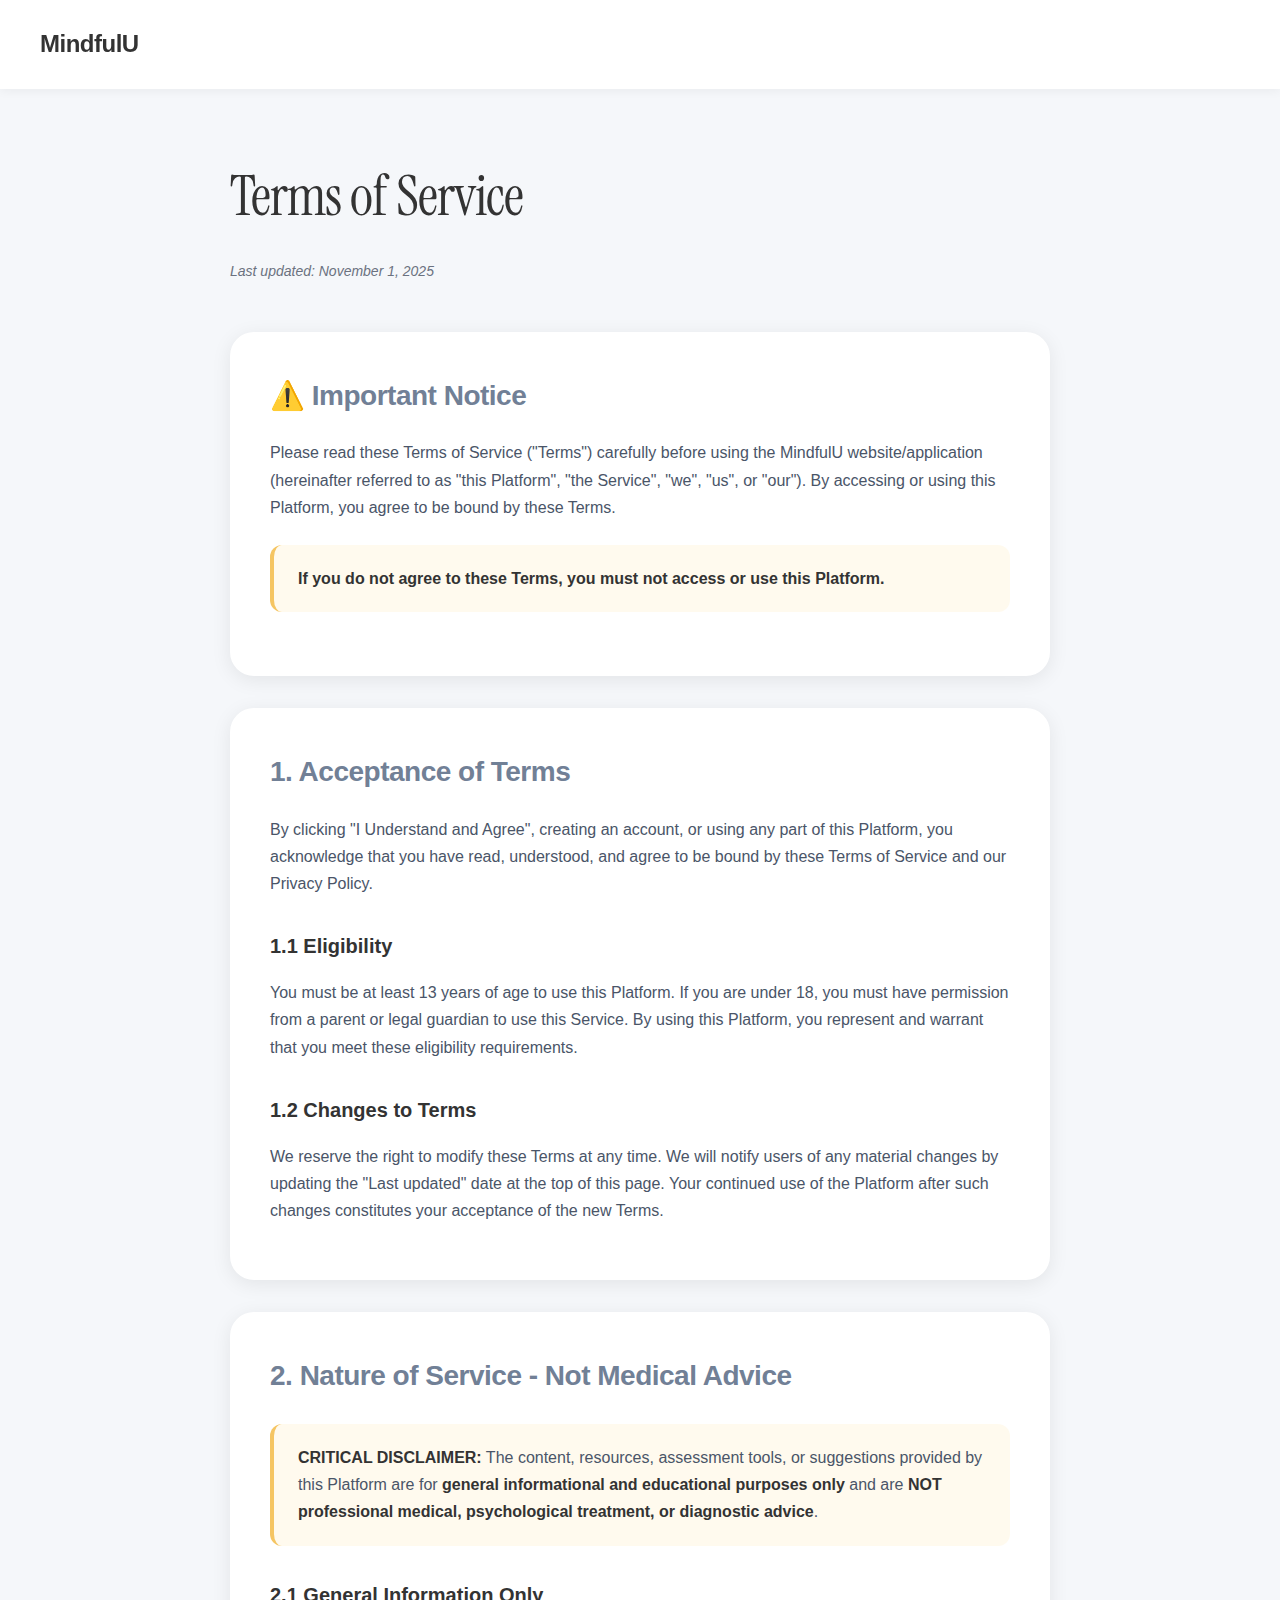
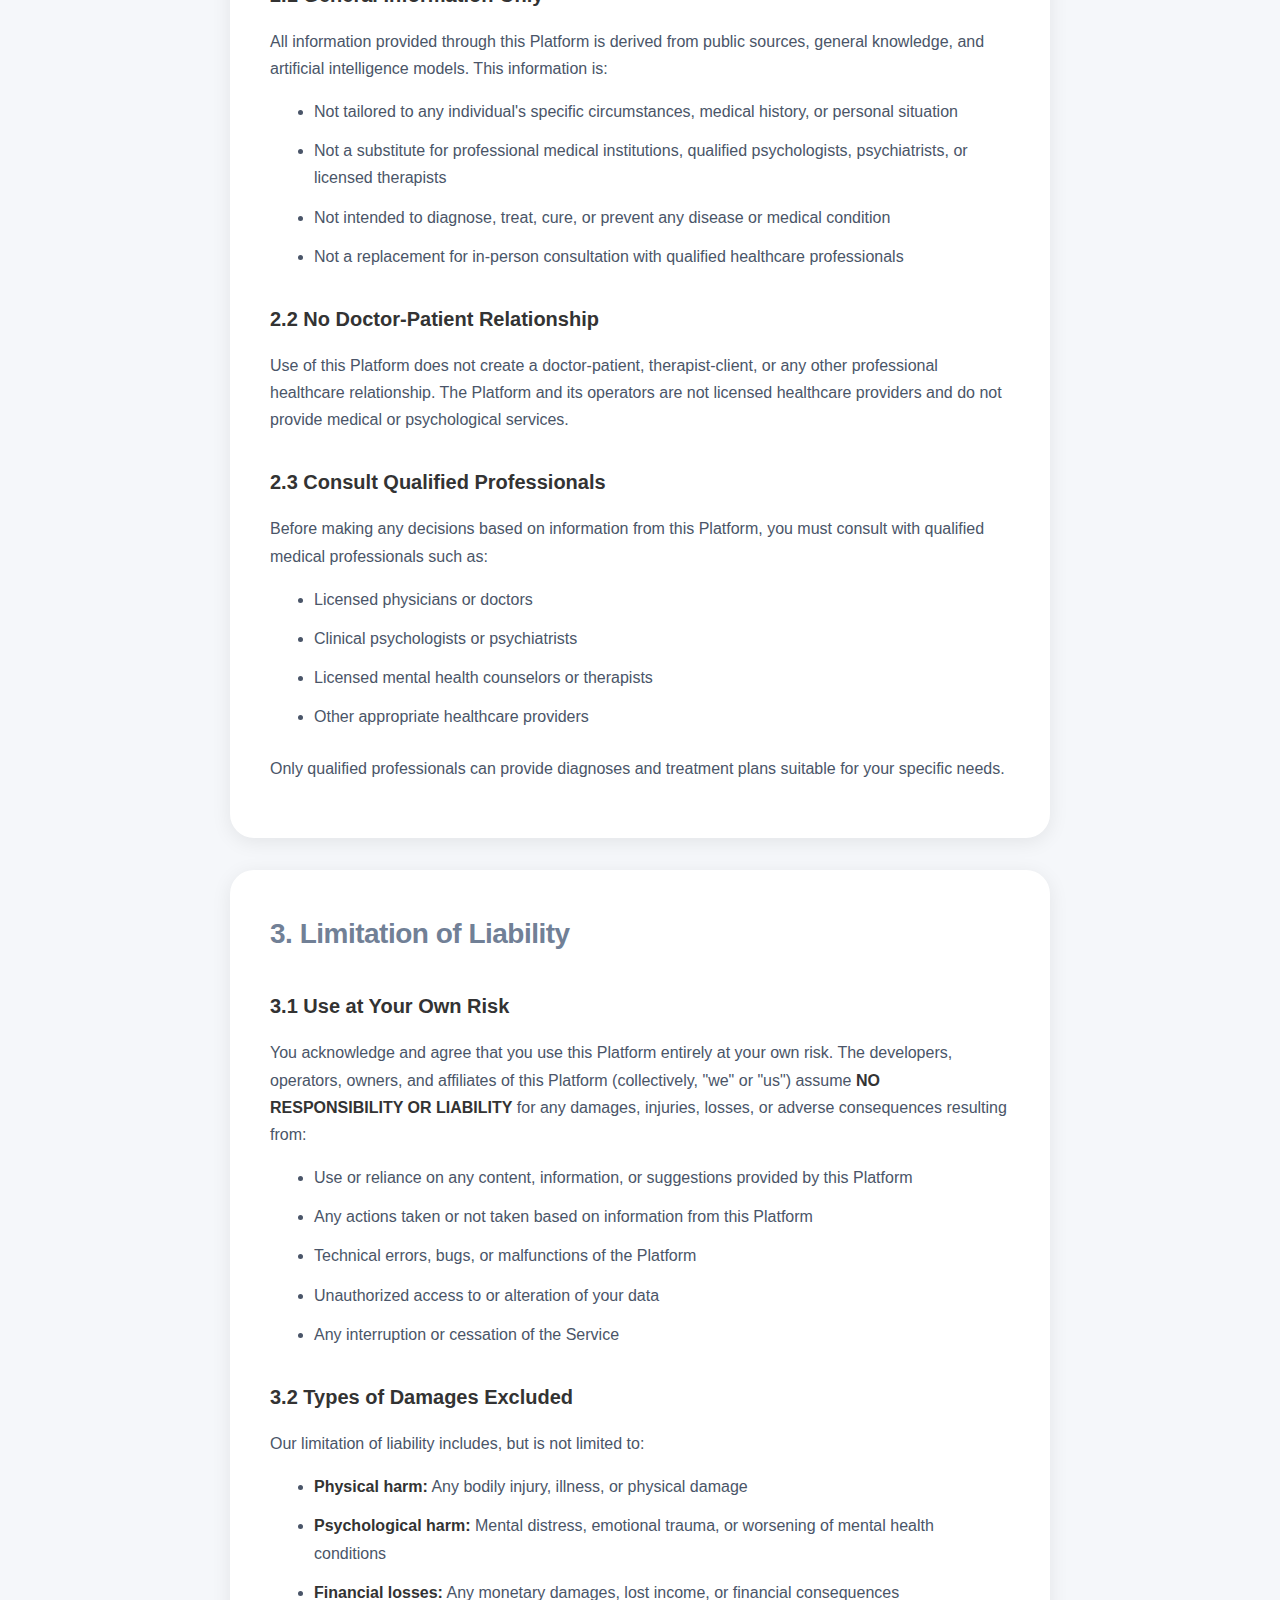
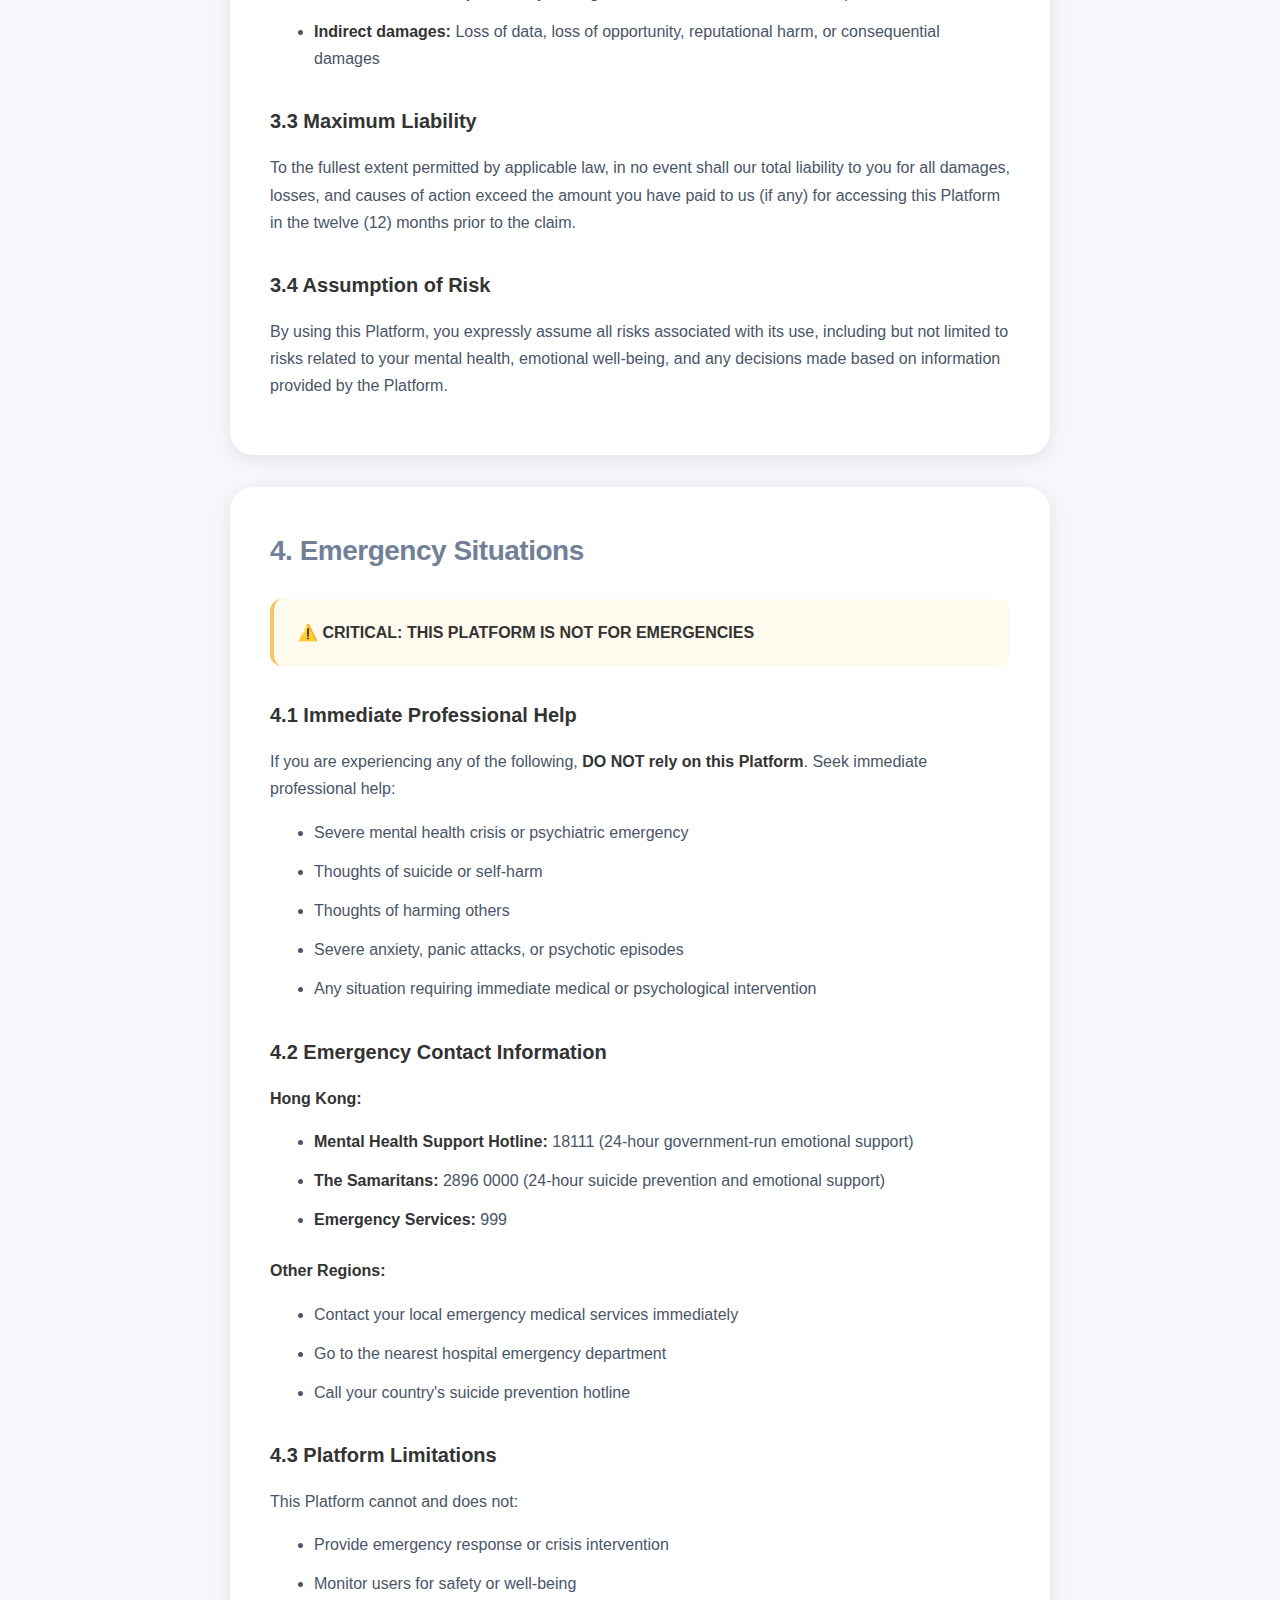
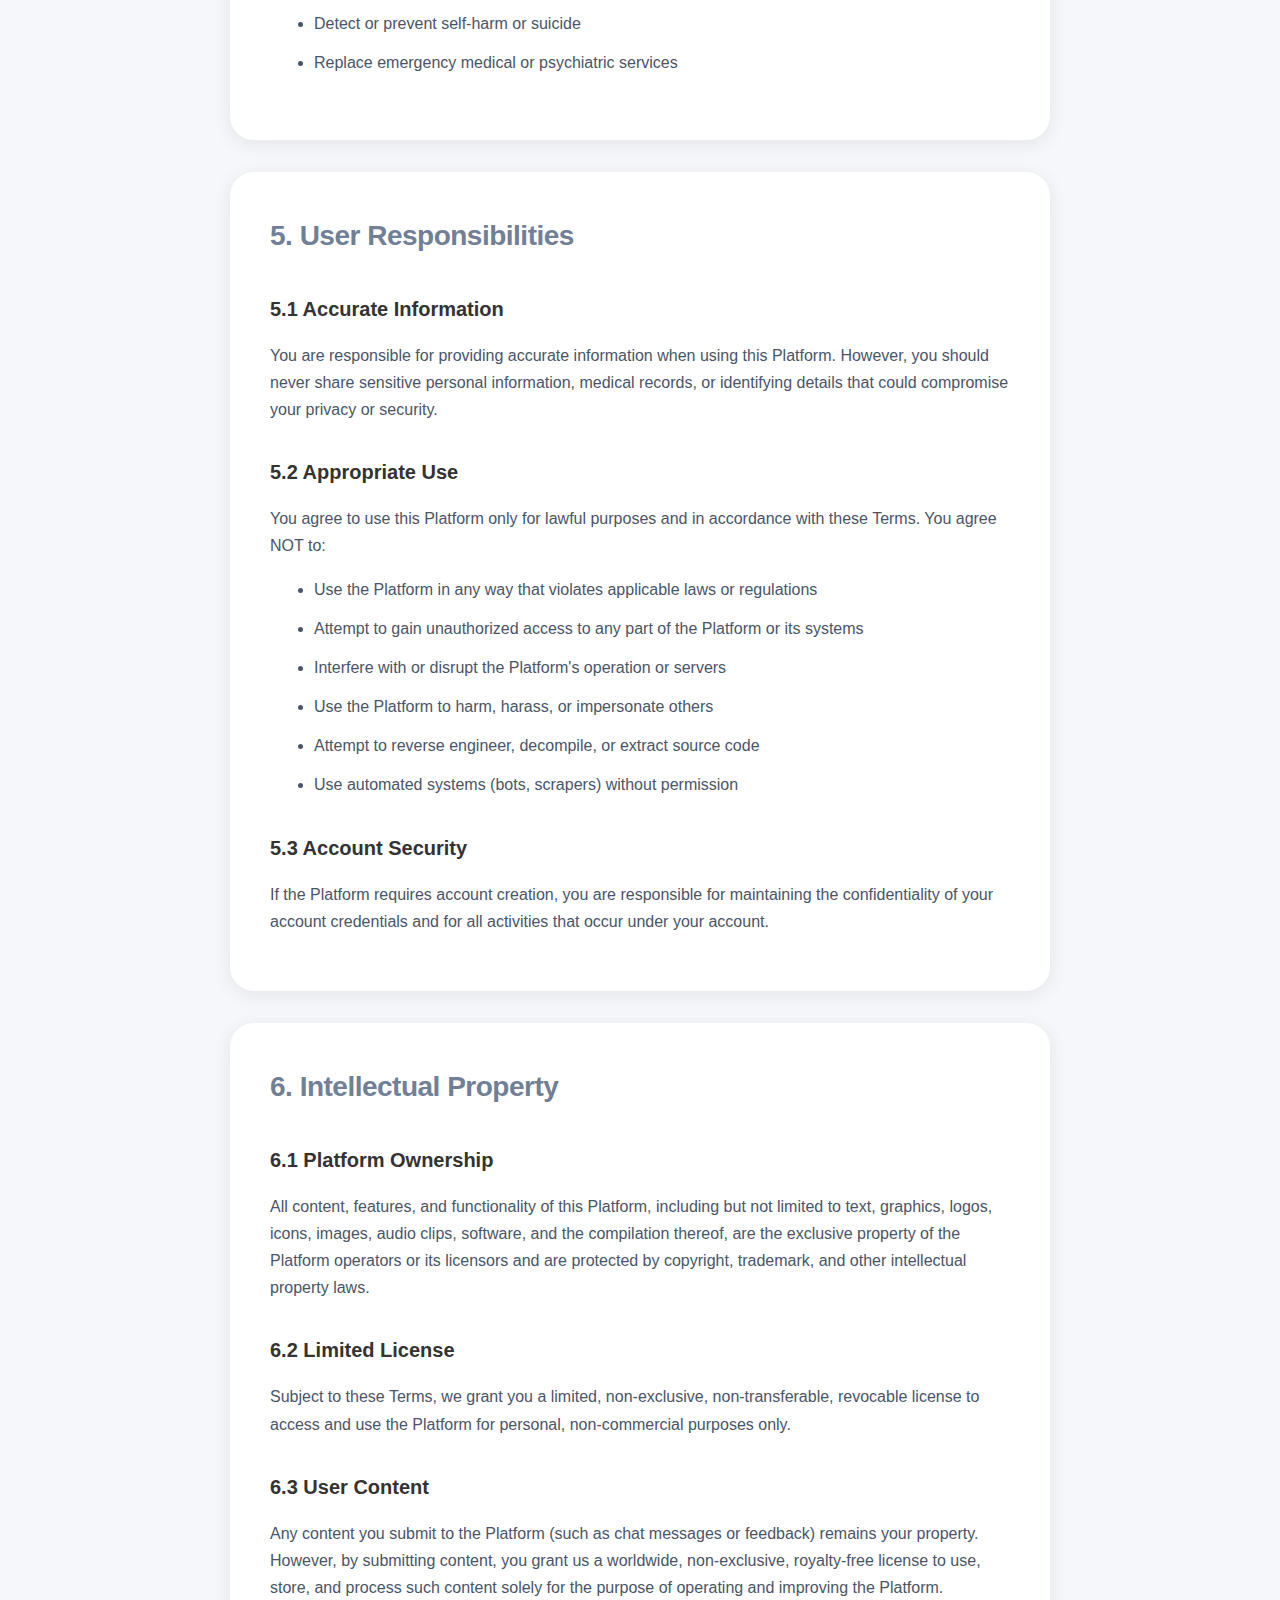
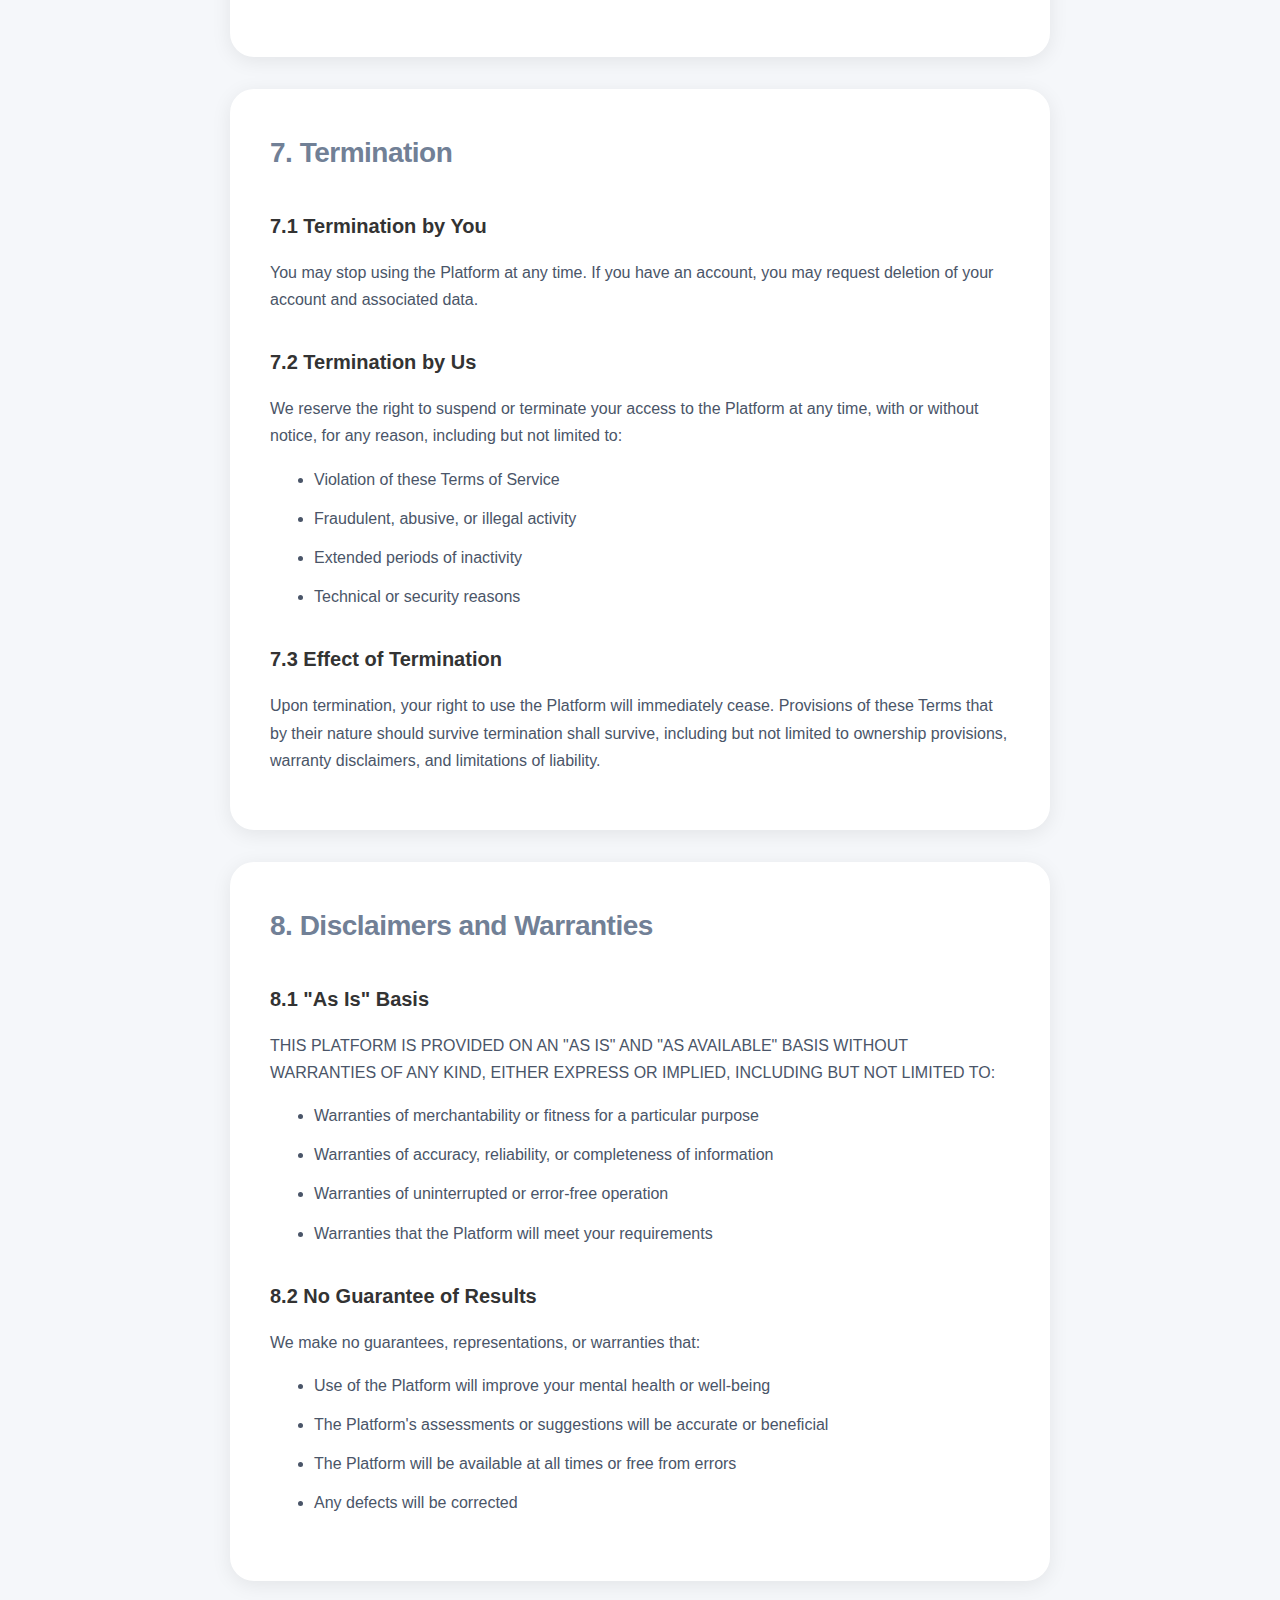
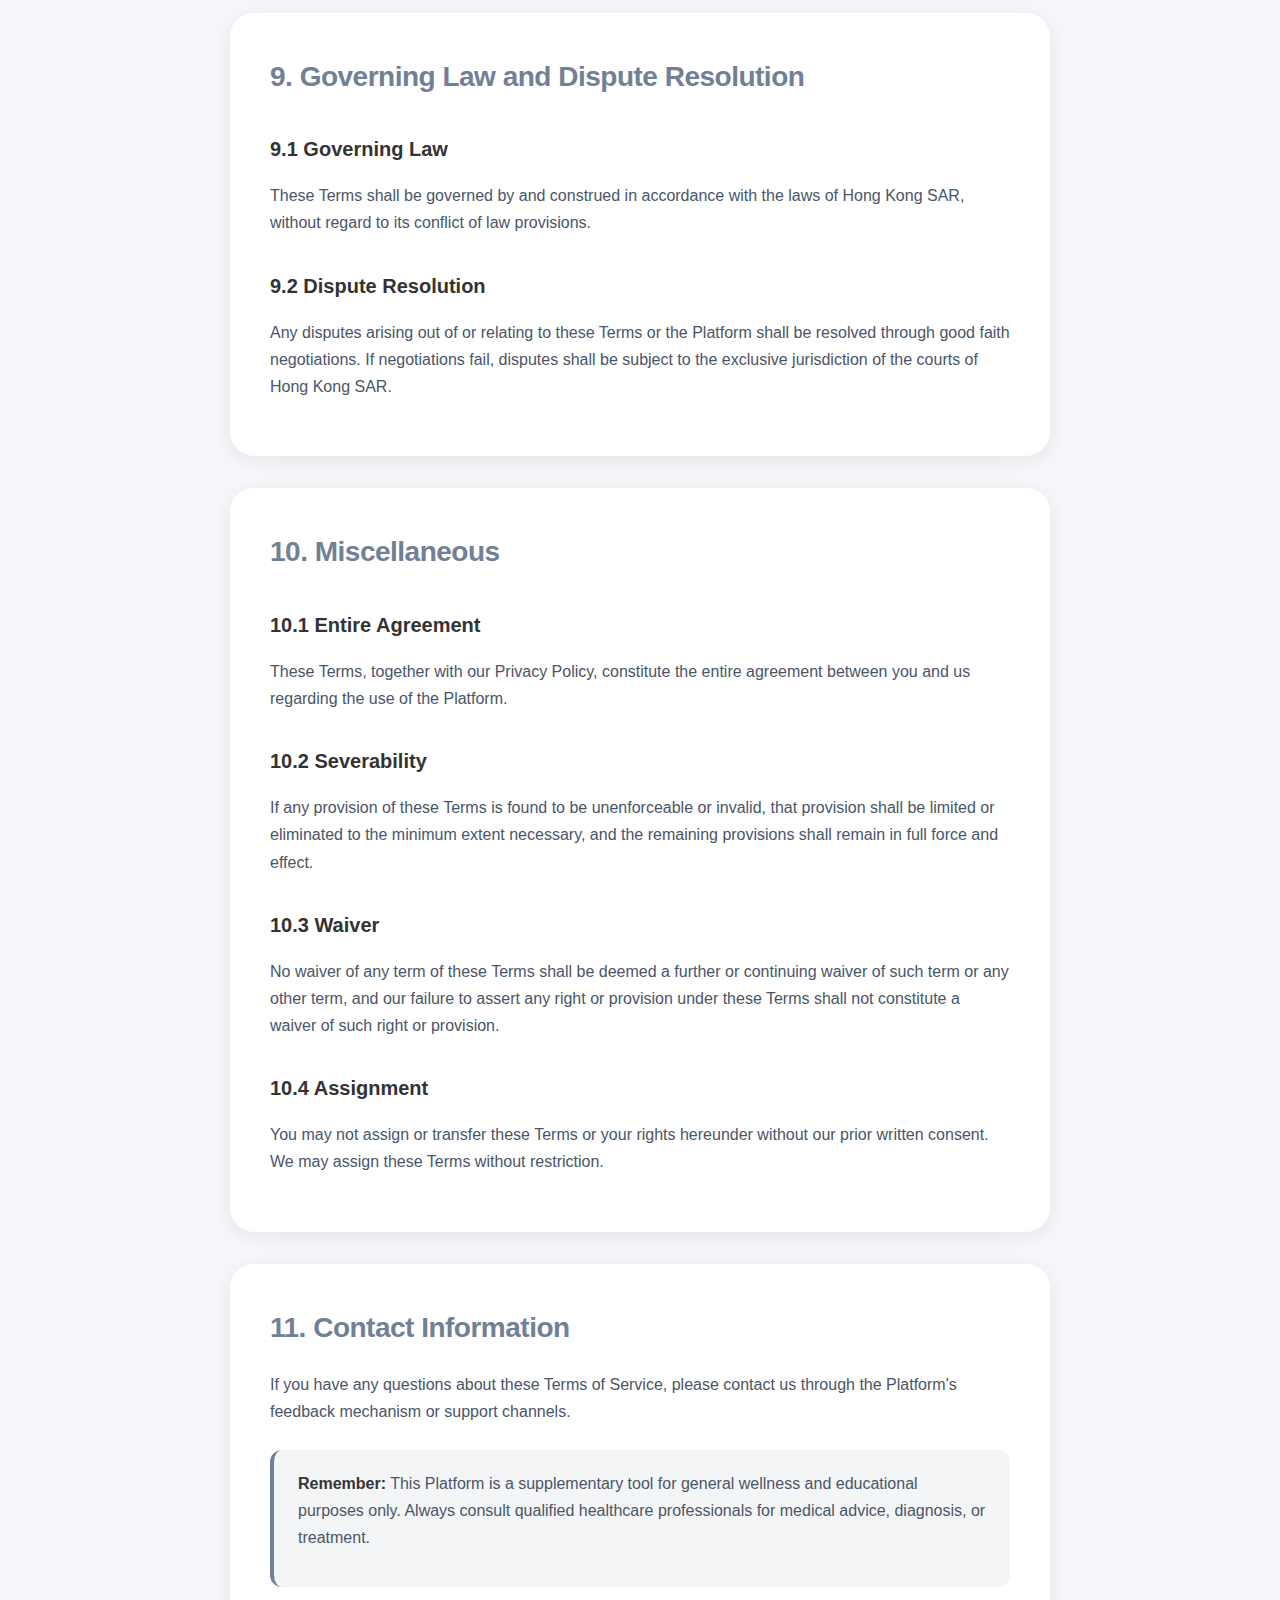
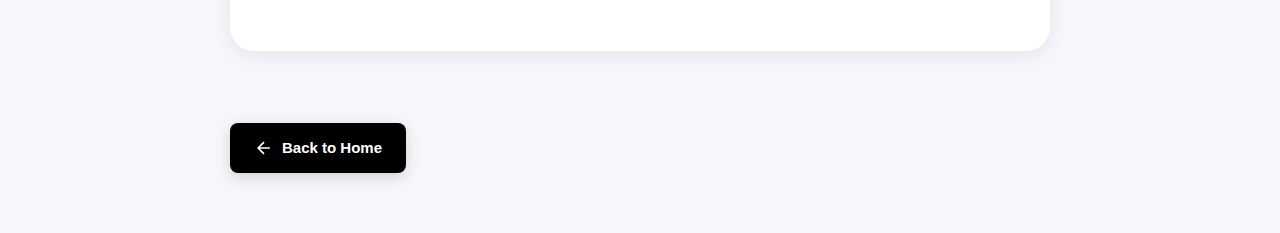
<file: tos.html>
<!DOCTYPE html>
<html lang="en">
<head>
    <meta charset="UTF-8">
    <meta name="viewport" content="width=device-width, initial-scale=1.0">
    <title>Terms of Service - MindfulU</title>
    <link rel="preconnect" href="https://fonts.googleapis.com">
    <link rel="preconnect" href="https://fonts.gstatic.com" crossorigin>
    <link href="https://fonts.googleapis.com/css2?family=Instrument+Serif:ital@0;1&family=Ubuntu+Sans:ital,wght@0,100..800;1,100..800&display=swap" rel="stylesheet">
    <style>
        * {
            margin: 0;
            padding: 0;
            box-sizing: border-box;
        }

        body {
            font-family: "Ubuntu Sans", -apple-system, BlinkMacSystemFont, "Segoe UI", Roboto, sans-serif;
            background: #f5f7fa;
            color: #333333;
            line-height: 1.7;
        }

        .header {
            padding: 24px 40px;
            background: #ffffff;
            box-shadow: 0 2px 10px rgba(0, 0, 0, 0.05);
            position: sticky;
            top: 0;
            z-index: 100;
        }

        .logo {
            font-size: 24px;
            font-weight: 700;
            color: #333333;
            letter-spacing: -0.5px;
            text-decoration: none;
            display: inline-block;
            transition: color 0.3s ease;
        }

        .logo:hover {
            color: #718096;
        }

        .container {
            max-width: 900px;
            margin: 0 auto;
            padding: 60px 40px;
        }

        .page-title {
            font-size: clamp(36px, 6vw, 56px);
            font-weight: 400;
            color: #333333;
            margin-bottom: 16px;
            letter-spacing: -1px;
            font-family: "Instrument Serif", Georgia, serif;
        }

        .last-updated {
            font-size: 14px;
            color: #6b7280;
            margin-bottom: 48px;
            font-style: italic;
        }

        .content-section {
            background: #ffffff;
            border-radius: 24px;
            padding: 40px;
            margin-bottom: 32px;
            box-shadow: 0 4px 20px rgba(0, 0, 0, 0.08);
        }

        h2 {
            font-size: 28px;
            font-weight: 700;
            color: #718096;
            margin-bottom: 20px;
            letter-spacing: -0.5px;
        }

        h3 {
            font-size: 20px;
            font-weight: 600;
            color: #333333;
            margin-top: 32px;
            margin-bottom: 16px;
        }

        p {
            margin-bottom: 16px;
            font-size: 16px;
            color: #4a5568;
        }

        ul, ol {
            margin: 16px 0 24px 24px;
            padding-left: 20px;
        }

        li {
            margin: 12px 0;
            font-size: 16px;
            color: #4a5568;
        }

        strong {
            color: #333333;
            font-weight: 600;
        }

        .warning-box {
            background: rgba(251, 191, 36, 0.08);
            border-left: 4px solid #f5c563;
            border-radius: 12px;
            padding: 20px 24px;
            margin: 24px 0;
        }

        .warning-box p {
            margin-bottom: 0;
        }

        .info-box {
            background: rgba(113, 128, 150, 0.08);
            border-left: 4px solid #718096;
            border-radius: 12px;
            padding: 20px 24px;
            margin: 24px 0;
        }

        .back-link {
            display: inline-flex;
            align-items: center;
            gap: 8px;
            margin-top: 40px;
            padding: 12px 24px;
            background: #000000;
            color: #ffffff;
            text-decoration: none;
            border-radius: 8px;
            font-size: 15px;
            font-weight: 600;
            transition: all 0.3s ease;
            box-shadow: 0 4px 15px rgba(0, 0, 0, 0.15);
        }

        .back-link:hover {
            transform: translateY(-2px);
            box-shadow: 0 6px 25px rgba(0, 0, 0, 0.25);
            background: #1a1a1a;
        }

        @media (max-width: 768px) {
            .header {
                padding: 20px 24px;
            }

            .container {
                padding: 40px 24px;
            }

            .content-section {
                padding: 28px 24px;
                border-radius: 20px;
            }

            .page-title {
                margin-bottom: 12px;
            }

            h2 {
                font-size: 24px;
            }

            h3 {
                font-size: 18px;
                margin-top: 24px;
            }

            p, li {
                font-size: 15px;
            }
        }

        /* Text Selection Styling */
        ::selection {
            background: linear-gradient(135deg, rgba(147, 174, 221, 0.4), rgba(162, 177, 203, 0.4));
            color: #333333;
        }

        ::-moz-selection {
            background: linear-gradient(135deg, rgba(147, 174, 221, 0.4), rgba(162, 177, 203, 0.4));
            color: #333333;
        }
    </style>
</head>
<body>
    <header class="header">
        <a href="index.html" class="logo">MindfulU</a>
    </header>

    <div class="container">
        <h1 class="page-title">Terms of Service</h1>
        <p class="last-updated">Last updated: November 1, 2025</p>

        <div class="content-section">
            <h2>⚠️ Important Notice</h2>
            <p>
                Please read these Terms of Service ("Terms") carefully before using the MindfulU website/application 
                (hereinafter referred to as "this Platform", "the Service", "we", "us", or "our"). By accessing or 
                using this Platform, you agree to be bound by these Terms.
            </p>
            
            <div class="warning-box">
                <p>
                    <strong>If you do not agree to these Terms, you must not access or use this Platform.</strong>
                </p>
            </div>
        </div>

        <div class="content-section">
            <h2>1. Acceptance of Terms</h2>
            <p>
                By clicking "I Understand and Agree", creating an account, or using any part of this Platform, 
                you acknowledge that you have read, understood, and agree to be bound by these Terms of Service 
                and our Privacy Policy.
            </p>
            
            <h3>1.1 Eligibility</h3>
            <p>
                You must be at least 13 years of age to use this Platform. If you are under 18, you must have 
                permission from a parent or legal guardian to use this Service. By using this Platform, you 
                represent and warrant that you meet these eligibility requirements.
            </p>

            <h3>1.2 Changes to Terms</h3>
            <p>
                We reserve the right to modify these Terms at any time. We will notify users of any material 
                changes by updating the "Last updated" date at the top of this page. Your continued use of 
                the Platform after such changes constitutes your acceptance of the new Terms.
            </p>
        </div>

        <div class="content-section">
            <h2>2. Nature of Service - Not Medical Advice</h2>
            
            <div class="warning-box">
                <p>
                    <strong>CRITICAL DISCLAIMER:</strong> The content, resources, assessment tools, or suggestions 
                    provided by this Platform are for <strong>general informational and educational purposes only</strong> 
                    and are <strong>NOT professional medical, psychological treatment, or diagnostic advice</strong>.
                </p>
            </div>

            <h3>2.1 General Information Only</h3>
            <p>
                All information provided through this Platform is derived from public sources, general knowledge, 
                and artificial intelligence models. This information is:
            </p>
            <ul>
                <li>Not tailored to any individual's specific circumstances, medical history, or personal situation</li>
                <li>Not a substitute for professional medical institutions, qualified psychologists, psychiatrists, or licensed therapists</li>
                <li>Not intended to diagnose, treat, cure, or prevent any disease or medical condition</li>
                <li>Not a replacement for in-person consultation with qualified healthcare professionals</li>
            </ul>

            <h3>2.2 No Doctor-Patient Relationship</h3>
            <p>
                Use of this Platform does not create a doctor-patient, therapist-client, or any other professional 
                healthcare relationship. The Platform and its operators are not licensed healthcare providers and 
                do not provide medical or psychological services.
            </p>

            <h3>2.3 Consult Qualified Professionals</h3>
            <p>
                Before making any decisions based on information from this Platform, you must consult with qualified 
                medical professionals such as:
            </p>
            <ul>
                <li>Licensed physicians or doctors</li>
                <li>Clinical psychologists or psychiatrists</li>
                <li>Licensed mental health counselors or therapists</li>
                <li>Other appropriate healthcare providers</li>
            </ul>
            <p>
                Only qualified professionals can provide diagnoses and treatment plans suitable for your specific needs.
            </p>
        </div>

        <div class="content-section">
            <h2>3. Limitation of Liability</h2>
            
            <h3>3.1 Use at Your Own Risk</h3>
            <p>
                You acknowledge and agree that you use this Platform entirely at your own risk. The developers, 
                operators, owners, and affiliates of this Platform (collectively, "we" or "us") assume 
                <strong>NO RESPONSIBILITY OR LIABILITY</strong> for any damages, injuries, losses, or adverse 
                consequences resulting from:
            </p>
            <ul>
                <li>Use or reliance on any content, information, or suggestions provided by this Platform</li>
                <li>Any actions taken or not taken based on information from this Platform</li>
                <li>Technical errors, bugs, or malfunctions of the Platform</li>
                <li>Unauthorized access to or alteration of your data</li>
                <li>Any interruption or cessation of the Service</li>
            </ul>

            <h3>3.2 Types of Damages Excluded</h3>
            <p>
                Our limitation of liability includes, but is not limited to:
            </p>
            <ul>
                <li><strong>Physical harm:</strong> Any bodily injury, illness, or physical damage</li>
                <li><strong>Psychological harm:</strong> Mental distress, emotional trauma, or worsening of mental health conditions</li>
                <li><strong>Financial losses:</strong> Any monetary damages, lost income, or financial consequences</li>
                <li><strong>Indirect damages:</strong> Loss of data, loss of opportunity, reputational harm, or consequential damages</li>
            </ul>

            <h3>3.3 Maximum Liability</h3>
            <p>
                To the fullest extent permitted by applicable law, in no event shall our total liability to you 
                for all damages, losses, and causes of action exceed the amount you have paid to us (if any) 
                for accessing this Platform in the twelve (12) months prior to the claim.
            </p>

            <h3>3.4 Assumption of Risk</h3>
            <p>
                By using this Platform, you expressly assume all risks associated with its use, including but not 
                limited to risks related to your mental health, emotional well-being, and any decisions made based 
                on information provided by the Platform.
            </p>
        </div>

        <div class="content-section">
            <h2>4. Emergency Situations</h2>
            
            <div class="warning-box">
                <p>
                    <strong>⚠️ CRITICAL: THIS PLATFORM IS NOT FOR EMERGENCIES</strong>
                </p>
            </div>

            <h3>4.1 Immediate Professional Help</h3>
            <p>
                If you are experiencing any of the following, <strong>DO NOT rely on this Platform</strong>. 
                Seek immediate professional help:
            </p>
            <ul>
                <li>Severe mental health crisis or psychiatric emergency</li>
                <li>Thoughts of suicide or self-harm</li>
                <li>Thoughts of harming others</li>
                <li>Severe anxiety, panic attacks, or psychotic episodes</li>
                <li>Any situation requiring immediate medical or psychological intervention</li>
            </ul>

            <h3>4.2 Emergency Contact Information</h3>
            <p><strong>Hong Kong:</strong></p>
            <ul>
                <li><strong>Mental Health Support Hotline:</strong> 18111 (24-hour government-run emotional support)</li>
                <li><strong>The Samaritans:</strong> 2896 0000 (24-hour suicide prevention and emotional support)</li>
                <li><strong>Emergency Services:</strong> 999</li>
            </ul>
            
            <p><strong>Other Regions:</strong></p>
            <ul>
                <li>Contact your local emergency medical services immediately</li>
                <li>Go to the nearest hospital emergency department</li>
                <li>Call your country's suicide prevention hotline</li>
            </ul>

            <h3>4.3 Platform Limitations</h3>
            <p>
                This Platform cannot and does not:
            </p>
            <ul>
                <li>Provide emergency response or crisis intervention</li>
                <li>Monitor users for safety or well-being</li>
                <li>Detect or prevent self-harm or suicide</li>
                <li>Replace emergency medical or psychiatric services</li>
            </ul>
        </div>

        <div class="content-section">
            <h2>5. User Responsibilities</h2>
            
            <h3>5.1 Accurate Information</h3>
            <p>
                You are responsible for providing accurate information when using this Platform. However, you 
                should never share sensitive personal information, medical records, or identifying details that 
                could compromise your privacy or security.
            </p>

            <h3>5.2 Appropriate Use</h3>
            <p>You agree to use this Platform only for lawful purposes and in accordance with these Terms. You agree NOT to:</p>
            <ul>
                <li>Use the Platform in any way that violates applicable laws or regulations</li>
                <li>Attempt to gain unauthorized access to any part of the Platform or its systems</li>
                <li>Interfere with or disrupt the Platform's operation or servers</li>
                <li>Use the Platform to harm, harass, or impersonate others</li>
                <li>Attempt to reverse engineer, decompile, or extract source code</li>
                <li>Use automated systems (bots, scrapers) without permission</li>
            </ul>

            <h3>5.3 Account Security</h3>
            <p>
                If the Platform requires account creation, you are responsible for maintaining the confidentiality 
                of your account credentials and for all activities that occur under your account.
            </p>
        </div>

        <div class="content-section">
            <h2>6. Intellectual Property</h2>
            
            <h3>6.1 Platform Ownership</h3>
            <p>
                All content, features, and functionality of this Platform, including but not limited to text, 
                graphics, logos, icons, images, audio clips, software, and the compilation thereof, are the 
                exclusive property of the Platform operators or its licensors and are protected by copyright, 
                trademark, and other intellectual property laws.
            </p>

            <h3>6.2 Limited License</h3>
            <p>
                Subject to these Terms, we grant you a limited, non-exclusive, non-transferable, revocable license 
                to access and use the Platform for personal, non-commercial purposes only.
            </p>

            <h3>6.3 User Content</h3>
            <p>
                Any content you submit to the Platform (such as chat messages or feedback) remains your property. 
                However, by submitting content, you grant us a worldwide, non-exclusive, royalty-free license to 
                use, store, and process such content solely for the purpose of operating and improving the Platform.
            </p>
        </div>

        <div class="content-section">
            <h2>7. Termination</h2>
            
            <h3>7.1 Termination by You</h3>
            <p>
                You may stop using the Platform at any time. If you have an account, you may request deletion 
                of your account and associated data.
            </p>

            <h3>7.2 Termination by Us</h3>
            <p>
                We reserve the right to suspend or terminate your access to the Platform at any time, with or 
                without notice, for any reason, including but not limited to:
            </p>
            <ul>
                <li>Violation of these Terms of Service</li>
                <li>Fraudulent, abusive, or illegal activity</li>
                <li>Extended periods of inactivity</li>
                <li>Technical or security reasons</li>
            </ul>

            <h3>7.3 Effect of Termination</h3>
            <p>
                Upon termination, your right to use the Platform will immediately cease. Provisions of these 
                Terms that by their nature should survive termination shall survive, including but not limited 
                to ownership provisions, warranty disclaimers, and limitations of liability.
            </p>
        </div>

        <div class="content-section">
            <h2>8. Disclaimers and Warranties</h2>
            
            <h3>8.1 "As Is" Basis</h3>
            <p>
                THIS PLATFORM IS PROVIDED ON AN "AS IS" AND "AS AVAILABLE" BASIS WITHOUT WARRANTIES OF ANY KIND, 
                EITHER EXPRESS OR IMPLIED, INCLUDING BUT NOT LIMITED TO:
            </p>
            <ul>
                <li>Warranties of merchantability or fitness for a particular purpose</li>
                <li>Warranties of accuracy, reliability, or completeness of information</li>
                <li>Warranties of uninterrupted or error-free operation</li>
                <li>Warranties that the Platform will meet your requirements</li>
            </ul>

            <h3>8.2 No Guarantee of Results</h3>
            <p>
                We make no guarantees, representations, or warranties that:
            </p>
            <ul>
                <li>Use of the Platform will improve your mental health or well-being</li>
                <li>The Platform's assessments or suggestions will be accurate or beneficial</li>
                <li>The Platform will be available at all times or free from errors</li>
                <li>Any defects will be corrected</li>
            </ul>
        </div>

        <div class="content-section">
            <h2>9. Governing Law and Dispute Resolution</h2>
            
            <h3>9.1 Governing Law</h3>
            <p>
                These Terms shall be governed by and construed in accordance with the laws of Hong Kong SAR, 
                without regard to its conflict of law provisions.
            </p>

            <h3>9.2 Dispute Resolution</h3>
            <p>
                Any disputes arising out of or relating to these Terms or the Platform shall be resolved through 
                good faith negotiations. If negotiations fail, disputes shall be subject to the exclusive 
                jurisdiction of the courts of Hong Kong SAR.
            </p>
        </div>

        <div class="content-section">
            <h2>10. Miscellaneous</h2>
            
            <h3>10.1 Entire Agreement</h3>
            <p>
                These Terms, together with our Privacy Policy, constitute the entire agreement between you and 
                us regarding the use of the Platform.
            </p>

            <h3>10.2 Severability</h3>
            <p>
                If any provision of these Terms is found to be unenforceable or invalid, that provision shall be 
                limited or eliminated to the minimum extent necessary, and the remaining provisions shall remain 
                in full force and effect.
            </p>

            <h3>10.3 Waiver</h3>
            <p>
                No waiver of any term of these Terms shall be deemed a further or continuing waiver of such term 
                or any other term, and our failure to assert any right or provision under these Terms shall not 
                constitute a waiver of such right or provision.
            </p>

            <h3>10.4 Assignment</h3>
            <p>
                You may not assign or transfer these Terms or your rights hereunder without our prior written 
                consent. We may assign these Terms without restriction.
            </p>
        </div>

        <div class="content-section">
            <h2>11. Contact Information</h2>
            <p>
                If you have any questions about these Terms of Service, please contact us through the Platform's 
                feedback mechanism or support channels.
            </p>
            
            <div class="info-box">
                <p>
                    <strong>Remember:</strong> This Platform is a supplementary tool for general wellness and 
                    educational purposes only. Always consult qualified healthcare professionals for medical 
                    advice, diagnosis, or treatment.
                </p>
            </div>
        </div>

        <a href="index.html" class="back-link">
            <svg width="20" height="20" viewBox="0 0 24 24" fill="none" stroke="currentColor" stroke-width="2">
                <path d="M19 12H5M12 19l-7-7 7-7"/>
            </svg>
            Back to Home
        </a>
    </div>
</body>
</html>
</file>
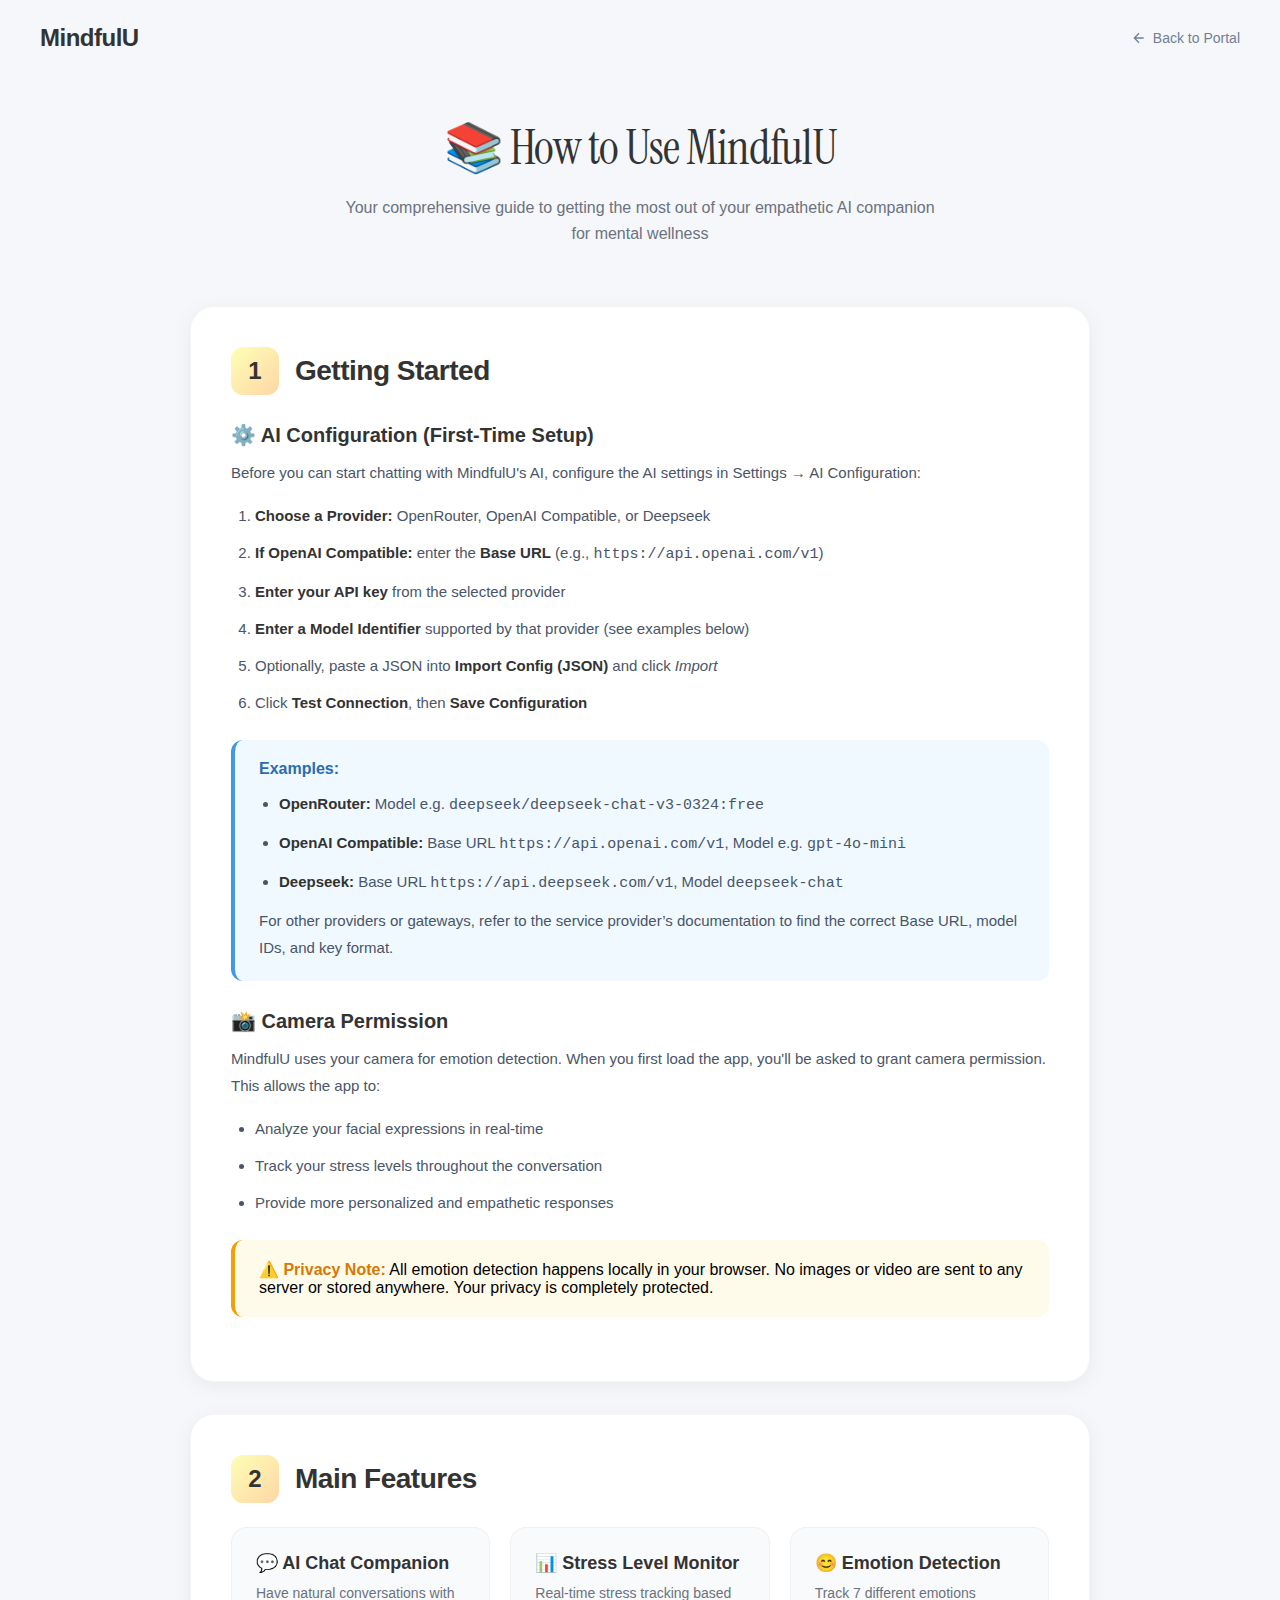
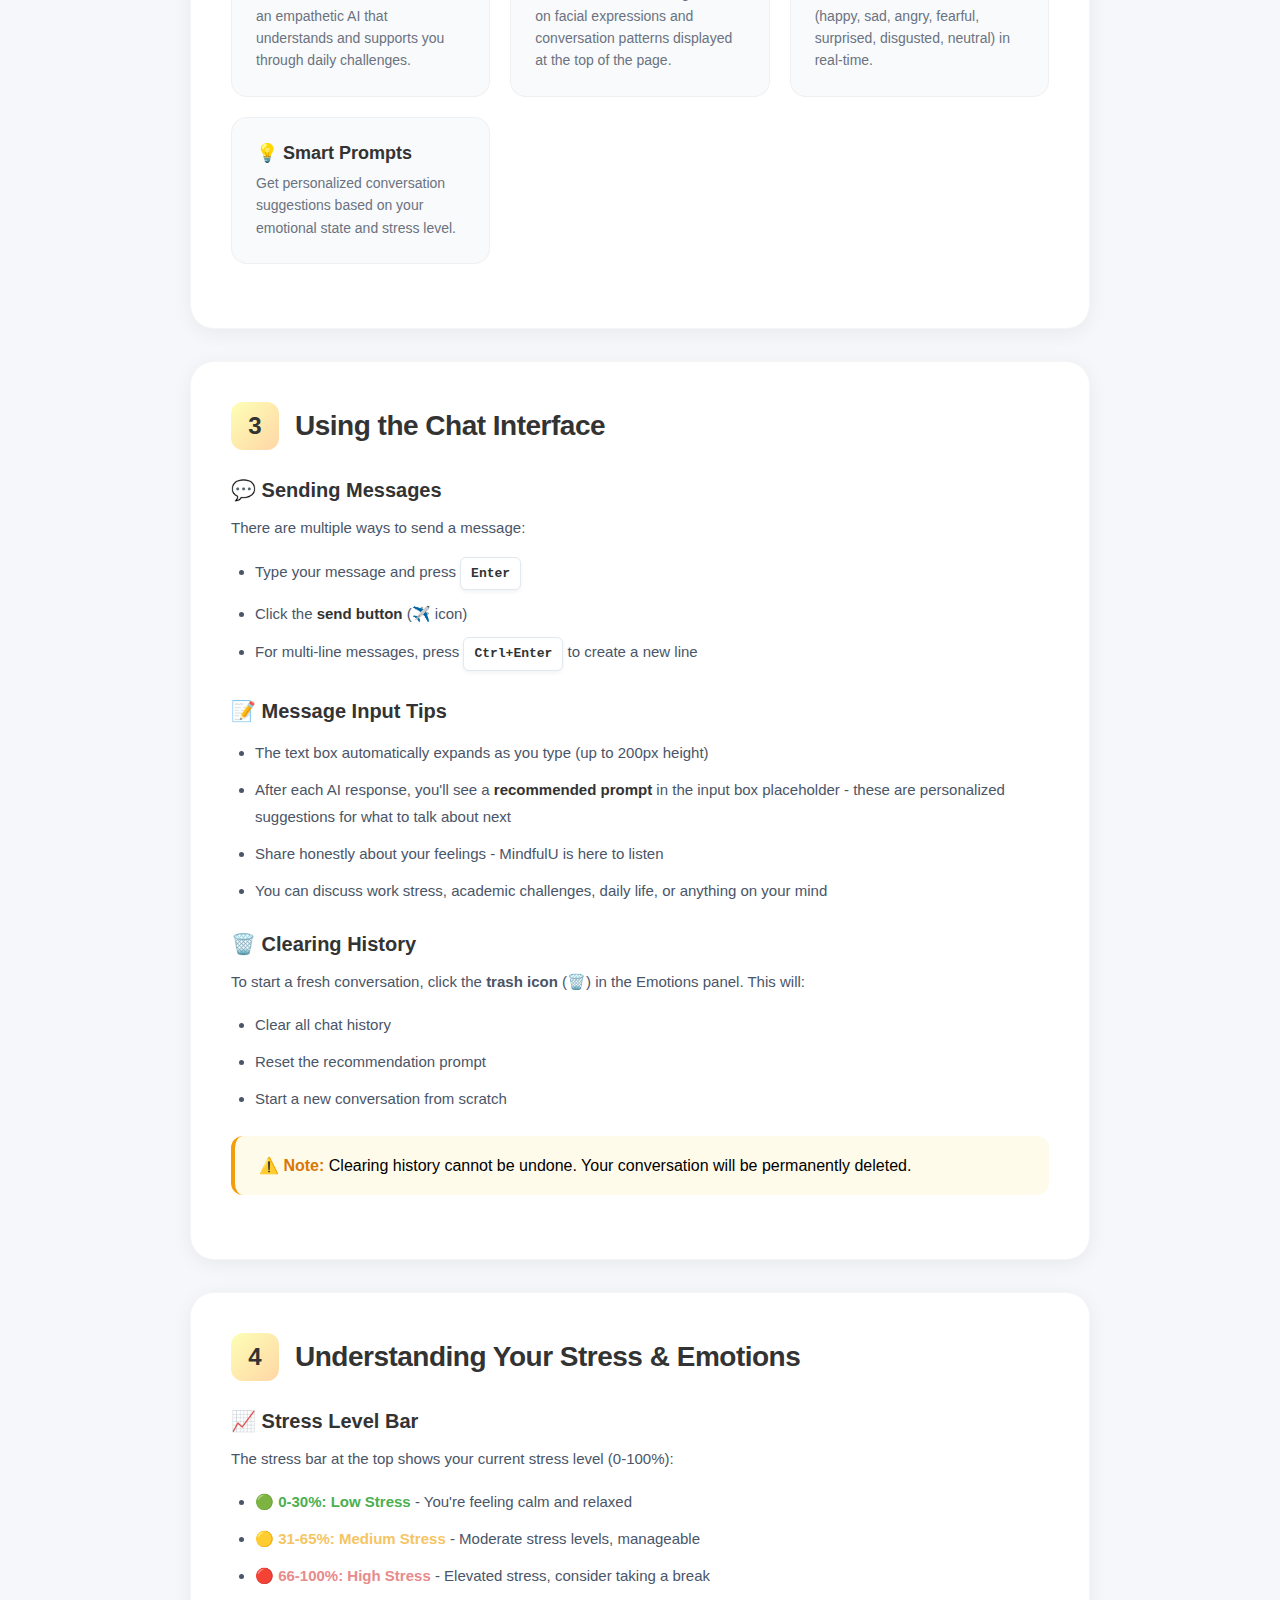
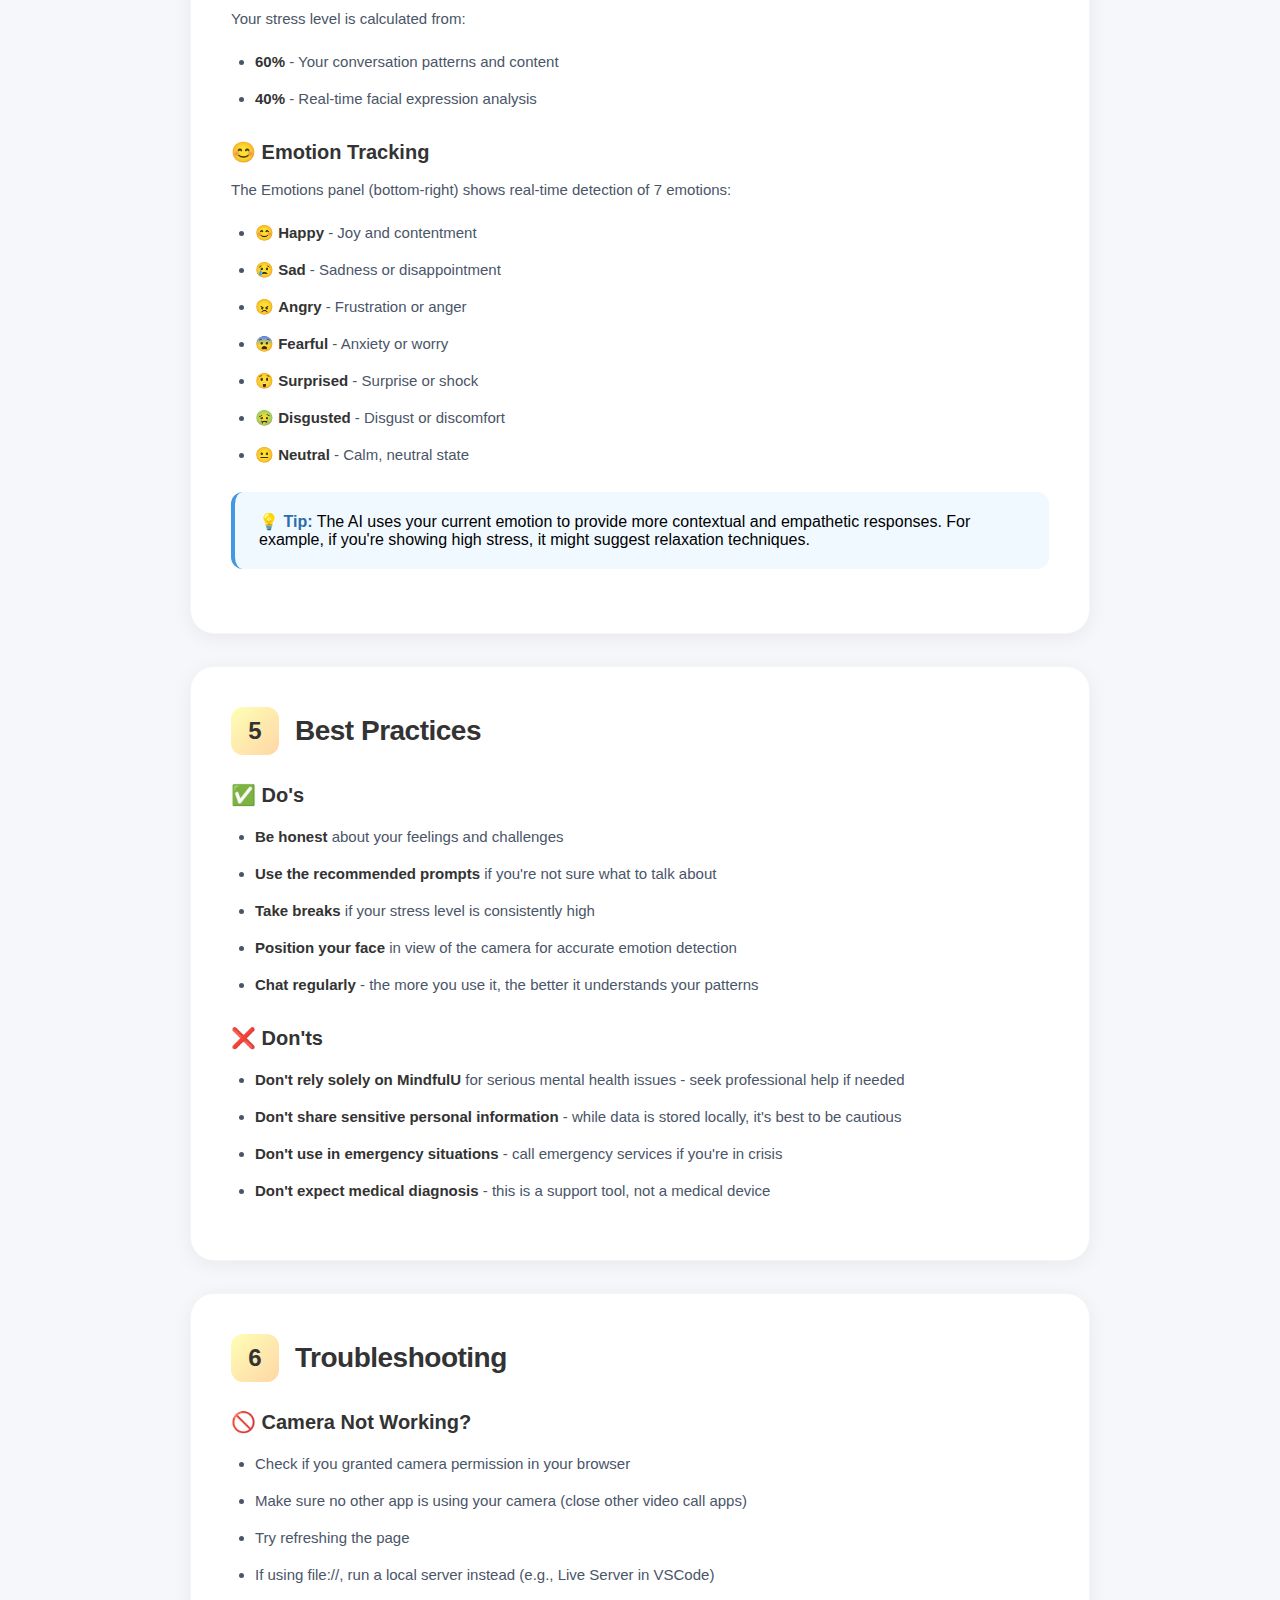
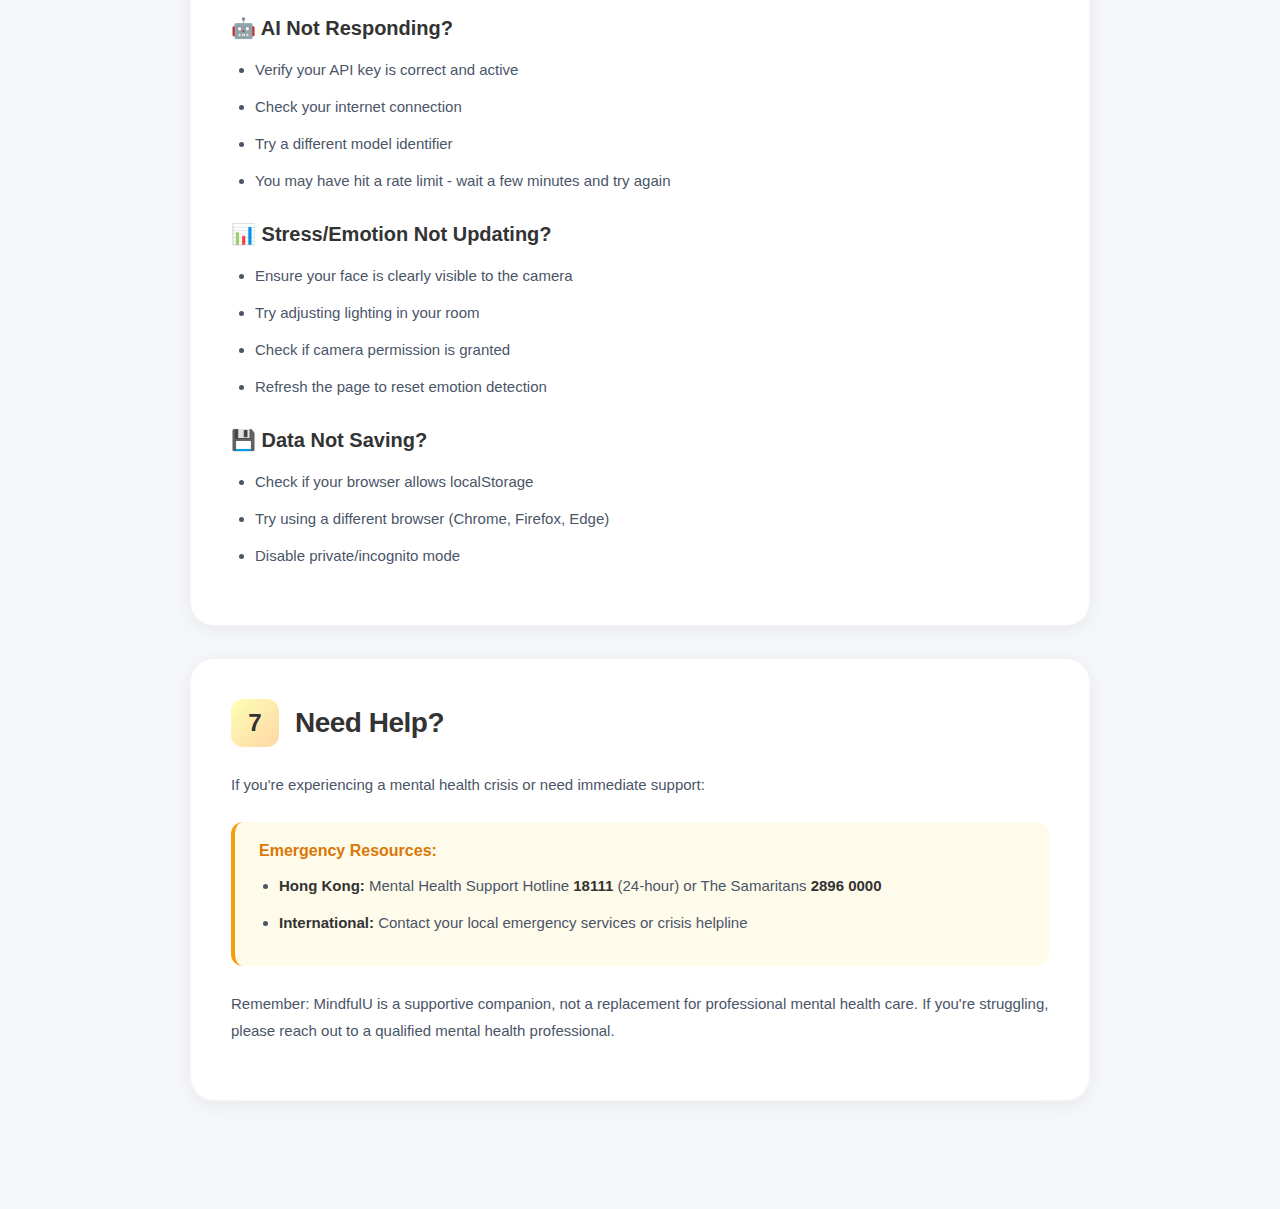
<file: tutorial.html>
<!DOCTYPE html>
<html lang="en">
<head>
    <meta charset="UTF-8">
    <meta name="viewport" content="width=device-width, initial-scale=1.0">
    <title>MindfulU - Tutorial</title>
    <link rel="preconnect" href="https://fonts.googleapis.com">
    <link rel="preconnect" href="https://fonts.gstatic.com" crossorigin>
    <link href="https://fonts.googleapis.com/css2?family=Instrument+Serif:ital@0;1&family=Ubuntu+Sans:ital,wght@0,100..800;1,100..800&display=swap" rel="stylesheet">
    <style>
        * {
            margin: 0;
            padding: 0;
            box-sizing: border-box;
        }

        body {
            font-family: "Ubuntu Sans", -apple-system, BlinkMacSystemFont, "Segoe UI", Roboto, sans-serif;
            background: #f5f7fa;
            min-height: 100vh;
            display: flex;
            flex-direction: column;
            overflow-x: hidden;
        }

        /* Header */
        .header {
            padding: 24px 40px;
            background: transparent;
            display: flex;
            justify-content: space-between;
            align-items: center;
        }

        .logo {
            font-size: 24px;
            font-weight: 700;
            color: #333333;
            letter-spacing: -0.5px;
        }

        .back-link {
            color: #718096;
            text-decoration: none;
            font-size: 14px;
            font-weight: 500;
            transition: color 0.3s ease;
            display: flex;
            align-items: center;
            gap: 6px;
        }

        .back-link:hover {
            color: #333333;
        }

        /* Main Content */
        .main-content {
            flex: 1;
            padding: 40px 20px 80px;
        }

        .tutorial-container {
            max-width: 900px;
            margin: 0 auto;
        }

        .tutorial-header {
            text-align: center;
            margin-bottom: 60px;
        }

        .tutorial-title {
            font-size: clamp(36px, 6vw, 48px);
            font-weight: 400;
            color: #333333;
            margin-bottom: 16px;
            letter-spacing: -1px;
            font-family: "Instrument Serif", Georgia, serif;
        }

        .tutorial-subtitle {
            font-size: 16px;
            color: #6b7280;
            max-width: 600px;
            margin: 0 auto;
            line-height: 1.6;
        }

        /* Section Card */
        .section-card {
            background: #ffffff;
            border-radius: 24px;
            padding: 40px;
            margin-bottom: 32px;
            box-shadow: 0 4px 20px rgba(0, 0, 0, 0.06);
            border: 1px solid rgba(0, 0, 0, 0.04);
        }

        .section-header {
            display: flex;
            align-items: center;
            gap: 16px;
            margin-bottom: 24px;
        }

        .step-number {
            width: 48px;
            height: 48px;
            background: linear-gradient(135deg, #fdffb6, #ffd6a5);
            border-radius: 12px;
            display: flex;
            align-items: center;
            justify-content: center;
            font-size: 24px;
            font-weight: 700;
            color: #333333;
            flex-shrink: 0;
        }

        .section-card h2 {
            font-size: 28px;
            font-weight: 700;
            color: #333333;
            letter-spacing: -0.5px;
        }

        .section-card h3 {
            font-size: 20px;
            font-weight: 600;
            color: #333333;
            margin-top: 28px;
            margin-bottom: 12px;
            display: flex;
            align-items: center;
            gap: 8px;
        }

        .section-card p {
            color: #4a5568;
            line-height: 1.8;
            margin-bottom: 16px;
            font-size: 15px;
        }

        .section-card ul,
        .section-card ol {
            margin: 16px 0 16px 24px;
            color: #4a5568;
        }

        .section-card li {
            margin: 10px 0;
            line-height: 1.8;
            font-size: 15px;
        }

        .section-card li strong {
            color: #333333;
            font-weight: 600;
        }

        .section-card a {
            color: #4299e1;
            text-decoration: none;
            font-weight: 500;
            transition: color 0.3s ease;
        }

        .section-card a:hover {
            color: #2b6cb0;
            text-decoration: underline;
        }

        /* Info Boxes */
        .info-box {
            background: #f0f9ff;
            border-left: 4px solid #4299e1;
            padding: 20px 24px;
            border-radius: 12px;
            margin: 24px 0;
        }

        .info-box strong {
            color: #2b6cb0;
            font-weight: 600;
        }

        .info-box p {
            margin: 0;
        }

        .info-box ul {
            margin: 12px 0 0 20px;
        }

        .warning-box {
            background: #fffbeb;
            border-left: 4px solid #f59e0b;
            padding: 20px 24px;
            border-radius: 12px;
            margin: 24px 0;
        }

        .warning-box strong {
            color: #d97706;
            font-weight: 600;
        }

        .warning-box p {
            margin: 0;
        }

        .warning-box ul {
            margin: 12px 0 0 20px;
        }

        /* Feature Grid */
        .feature-grid {
            display: grid;
            grid-template-columns: repeat(auto-fit, minmax(250px, 1fr));
            gap: 20px;
            margin: 24px 0;
        }

        .feature-item {
            background: #f8fafc;
            padding: 24px;
            border-radius: 16px;
            border: 1px solid rgba(0, 0, 0, 0.04);
        }

        .feature-item h4 {
            font-size: 18px;
            font-weight: 600;
            color: #333333;
            margin-bottom: 8px;
            display: flex;
            align-items: center;
            gap: 8px;
        }

        .feature-item p {
            font-size: 14px;
            color: #6b7280;
            margin: 0;
            line-height: 1.6;
        }

        /* Code/Keyboard */
        .keyboard-key {
            display: inline-block;
            background: #ffffff;
            padding: 4px 10px;
            border-radius: 6px;
            font-family: "Courier New", monospace;
            font-weight: 600;
            color: #333333;
            border: 1px solid #e2e8f0;
            font-size: 13px;
            box-shadow: 0 2px 4px rgba(0, 0, 0, 0.05);
        }

        /* Responsive Design */
        @media (max-width: 768px) {
            .header {
                padding: 20px 24px;
            }

            .logo {
                font-size: 20px;
            }

            .main-content {
                padding: 32px 16px 60px;
            }

            .tutorial-header {
                margin-bottom: 40px;
            }

            .tutorial-subtitle {
                font-size: 14px;
            }

            .section-card {
                padding: 28px 24px;
            }

            .section-card h2 {
                font-size: 24px;
            }

            .section-card h3 {
                font-size: 18px;
            }

            .feature-grid {
                grid-template-columns: 1fr;
            }

            .step-number {
                width: 40px;
                height: 40px;
                font-size: 20px;
            }
        }

        @media (max-width: 480px) {
            .header {
                padding: 16px 20px;
            }

            .section-card {
                padding: 24px 20px;
            }

            .info-box,
            .warning-box {
                padding: 16px 20px;
            }
        }

        /* Accessibility */
        a:focus-visible {
            outline: 2px solid #718096;
            outline-offset: 4px;
        }

        /* Text Selection Styling */
        ::selection {
            background: linear-gradient(135deg, rgba(147, 174, 221, 0.4), rgba(162, 177, 203, 0.4));
            color: #333333;
        }

        ::-moz-selection {
            background: linear-gradient(135deg, rgba(147, 174, 221, 0.4), rgba(162, 177, 203, 0.4));
            color: #333333;
        }
    </style>
</head>
<body>
    <!-- Header -->
    <header class="header">
        <div class="logo">MindfulU</div>
        <a href="portal.html" class="back-link">
            <svg width="16" height="16" viewBox="0 0 24 24" fill="none" stroke="currentColor" stroke-width="2">
                <path d="M19 12H5M12 19l-7-7 7-7"/>
            </svg>
            Back to Portal
        </a>
    </header>

    <!-- Main Content -->
    <main class="main-content">
        <div class="tutorial-container">
            <!-- Header -->
            <div class="tutorial-header">
                <h1 class="tutorial-title">📚 How to Use MindfulU</h1>
                <p class="tutorial-subtitle">
                    Your comprehensive guide to getting the most out of your empathetic AI companion for mental wellness
                </p>
            </div>

            <!-- Getting Started -->
            <div class="section-card" id="ai-configuration">
                <div class="section-header">
                    <div class="step-number">1</div>
                    <h2>Getting Started</h2>
                </div>

                <h3>⚙️ AI Configuration (First-Time Setup)</h3>
                <p>Before you can start chatting with MindfulU's AI, configure the AI settings in Settings → AI Configuration:</p>
                <ol>
                    <li><strong>Choose a Provider:</strong> OpenRouter, OpenAI Compatible, or Deepseek</li>
                    <li><strong>If OpenAI Compatible:</strong> enter the <strong>Base URL</strong> (e.g., <code>https://api.openai.com/v1</code>)</li>
                    <li><strong>Enter your API key</strong> from the selected provider</li>
                    <li><strong>Enter a Model Identifier</strong> supported by that provider (see examples below)</li>
                    <li>Optionally, paste a JSON into <strong>Import Config (JSON)</strong> and click <em>Import</em></li>
                    <li>Click <strong>Test Connection</strong>, then <strong>Save Configuration</strong></li>
                </ol>

                <div class="info-box">
                    <strong>Examples:</strong>
                    <ul>
                        <li><strong>OpenRouter:</strong> Model e.g. <code>deepseek/deepseek-chat-v3-0324:free</code></li>
                        <li><strong>OpenAI Compatible:</strong> Base URL <code>https://api.openai.com/v1</code>, Model e.g. <code>gpt-4o-mini</code></li>
                        <li><strong>Deepseek:</strong> Base URL <code>https://api.deepseek.com/v1</code>, Model <code>deepseek-chat</code></li>
                    </ul>
                    <p style="margin-top: 8px;">For other providers or gateways, refer to the service provider’s documentation to find the correct Base URL, model IDs, and key format.</p>
                </div>

                <h3>📸 Camera Permission</h3>
                <p>MindfulU uses your camera for emotion detection. When you first load the app, you'll be asked to grant camera permission. This allows the app to:</p>
                <ul>
                    <li>Analyze your facial expressions in real-time</li>
                    <li>Track your stress levels throughout the conversation</li>
                    <li>Provide more personalized and empathetic responses</li>
                </ul>

                <div class="warning-box">
                    <strong>⚠️ Privacy Note:</strong> All emotion detection happens locally in your browser. No images or video are sent to any server or stored anywhere. Your privacy is completely protected.
                </div>
            </div>

            <!-- Main Features -->
            <div class="section-card">
                <div class="section-header">
                    <div class="step-number">2</div>
                    <h2>Main Features</h2>
                </div>

                <div class="feature-grid">
                    <div class="feature-item">
                        <h4>💬 AI Chat Companion</h4>
                        <p>Have natural conversations with an empathetic AI that understands and supports you through daily challenges.</p>
                    </div>

                    <div class="feature-item">
                        <h4>📊 Stress Level Monitor</h4>
                        <p>Real-time stress tracking based on facial expressions and conversation patterns displayed at the top of the page.</p>
                    </div>

                    <div class="feature-item">
                        <h4>😊 Emotion Detection</h4>
                        <p>Track 7 different emotions (happy, sad, angry, fearful, surprised, disgusted, neutral) in real-time.</p>
                    </div>

                    <div class="feature-item">
                        <h4>💡 Smart Prompts</h4>
                        <p>Get personalized conversation suggestions based on your emotional state and stress level.</p>
                    </div>
                </div>
            </div>

            <!-- Using the Chat -->
            <div class="section-card" id="chat-interface">
                <div class="section-header">
                    <div class="step-number">3</div>
                    <h2>Using the Chat Interface</h2>
                </div>

                <h3>💬 Sending Messages</h3>
                <p>There are multiple ways to send a message:</p>
                <ul>
                    <li>Type your message and press <span class="keyboard-key">Enter</span></li>
                    <li>Click the <strong>send button</strong> (✈️ icon)</li>
                    <li>For multi-line messages, press <span class="keyboard-key">Ctrl+Enter</span> to create a new line</li>
                </ul>

                <h3>📝 Message Input Tips</h3>
                <ul>
                    <li>The text box automatically expands as you type (up to 200px height)</li>
                    <li>After each AI response, you'll see a <strong>recommended prompt</strong> in the input box placeholder - these are personalized suggestions for what to talk about next</li>
                    <li>Share honestly about your feelings - MindfulU is here to listen</li>
                    <li>You can discuss work stress, academic challenges, daily life, or anything on your mind</li>
                </ul>

                <h3>🗑️ Clearing History</h3>
                <p>To start a fresh conversation, click the <strong>trash icon</strong> (🗑️) in the Emotions panel. This will:</p>
                <ul>
                    <li>Clear all chat history</li>
                    <li>Reset the recommendation prompt</li>
                    <li>Start a new conversation from scratch</li>
                </ul>

                <div class="warning-box">
                    <strong>⚠️ Note:</strong> Clearing history cannot be undone. Your conversation will be permanently deleted.
                </div>
            </div>

            <!-- Understanding Your Data -->
            <div class="section-card" id="stress-emotions">
                <div class="section-header">
                    <div class="step-number">4</div>
                    <h2>Understanding Your Stress & Emotions</h2>
                </div>

                <h3>📈 Stress Level Bar</h3>
                <p>The stress bar at the top shows your current stress level (0-100%):</p>
                <ul>
                    <li><strong style="color: #4caf50">🟢 0-30%: Low Stress</strong> - You're feeling calm and relaxed</li>
                    <li><strong style="color: #f5c563">🟡 31-65%: Medium Stress</strong> - Moderate stress levels, manageable</li>
                    <li><strong style="color: #e88b8b">🔴 66-100%: High Stress</strong> - Elevated stress, consider taking a break</li>
                </ul>

                <p>Your stress level is calculated from:</p>
                <ul>
                    <li><strong>60%</strong> - Your conversation patterns and content</li>
                    <li><strong>40%</strong> - Real-time facial expression analysis</li>
                </ul>

                <h3>😊 Emotion Tracking</h3>
                <p>The Emotions panel (bottom-right) shows real-time detection of 7 emotions:</p>
                <ul>
                    <li>😊 <strong>Happy</strong> - Joy and contentment</li>
                    <li>😢 <strong>Sad</strong> - Sadness or disappointment</li>
                    <li>😠 <strong>Angry</strong> - Frustration or anger</li>
                    <li>😨 <strong>Fearful</strong> - Anxiety or worry</li>
                    <li>😲 <strong>Surprised</strong> - Surprise or shock</li>
                    <li>🤢 <strong>Disgusted</strong> - Disgust or discomfort</li>
                    <li>😐 <strong>Neutral</strong> - Calm, neutral state</li>
                </ul>

                <div class="info-box">
                    <strong>💡 Tip:</strong> The AI uses your current emotion to provide more contextual and empathetic responses. For example, if you're showing high stress, it might suggest relaxation techniques.
                </div>
            </div>

            <!-- Best Practices -->
            <div class="section-card">
                <div class="section-header">
                    <div class="step-number">5</div>
                    <h2>Best Practices</h2>
                </div>

                <h3>✅ Do's</h3>
                <ul>
                    <li><strong>Be honest</strong> about your feelings and challenges</li>
                    <li><strong>Use the recommended prompts</strong> if you're not sure what to talk about</li>
                    <li><strong>Take breaks</strong> if your stress level is consistently high</li>
                    <li><strong>Position your face</strong> in view of the camera for accurate emotion detection</li>
                    <li><strong>Chat regularly</strong> - the more you use it, the better it understands your patterns</li>
                </ul>

                <h3>❌ Don'ts</h3>
                <ul>
                    <li><strong>Don't rely solely on MindfulU</strong> for serious mental health issues - seek professional help if needed</li>
                    <li><strong>Don't share sensitive personal information</strong> - while data is stored locally, it's best to be cautious</li>
                    <li><strong>Don't use in emergency situations</strong> - call emergency services if you're in crisis</li>
                    <li><strong>Don't expect medical diagnosis</strong> - this is a support tool, not a medical device</li>
                </ul>
            </div>

            <!-- Troubleshooting -->
            <div class="section-card">
                <div class="section-header">
                    <div class="step-number">6</div>
                    <h2>Troubleshooting</h2>
                </div>

                <h3>🚫 Camera Not Working?</h3>
                <ul>
                    <li>Check if you granted camera permission in your browser</li>
                    <li>Make sure no other app is using your camera (close other video call apps)</li>
                    <li>Try refreshing the page</li>
                    <li>If using file://, run a local server instead (e.g., Live Server in VSCode)</li>
                </ul>

                <h3>🤖 AI Not Responding?</h3>
                <ul>
                    <li>Verify your API key is correct and active</li>
                    <li>Check your internet connection</li>
                    <li>Try a different model identifier</li>
                    <li>You may have hit a rate limit - wait a few minutes and try again</li>
                </ul>

                <h3>📊 Stress/Emotion Not Updating?</h3>
                <ul>
                    <li>Ensure your face is clearly visible to the camera</li>
                    <li>Try adjusting lighting in your room</li>
                    <li>Check if camera permission is granted</li>
                    <li>Refresh the page to reset emotion detection</li>
                </ul>

                <h3>💾 Data Not Saving?</h3>
                <ul>
                    <li>Check if your browser allows localStorage</li>
                    <li>Try using a different browser (Chrome, Firefox, Edge)</li>
                    <li>Disable private/incognito mode</li>
                </ul>
            </div>

            <!-- Need Help -->
            <div class="section-card">
                <div class="section-header">
                    <div class="step-number">7</div>
                    <h2>Need Help?</h2>
                </div>

                <p>If you're experiencing a mental health crisis or need immediate support:</p>

                <div class="warning-box">
                    <strong>Emergency Resources:</strong>
                    <ul>
                        <li><strong>Hong Kong:</strong> Mental Health Support Hotline <strong>18111</strong> (24-hour) or The Samaritans <strong>2896 0000</strong></li>
                        <li><strong>International:</strong> Contact your local emergency services or crisis helpline</li>
                    </ul>
                </div>

                <p style="margin-top: 20px;">
                    Remember: MindfulU is a supportive companion, not a replacement for professional mental health care. If you're struggling, please reach out to a qualified mental health professional.
                </p>
            </div>
        </div>
    </main>
</body>
</html>
</file>
<file: chat.css>
* {
    margin: 0;
    padding: 0;
    box-sizing: border-box;
}

body {
    font-family: "Ubuntu Sans", -apple-system, BlinkMacSystemFont, "Segoe UI", Roboto, sans-serif;
    background: #f5f7fa;
    min-height: 100vh;
    display: flex;
    flex-direction: column;
    overflow-x: hidden;
}

/* Header */
.header {
    padding: 24px 40px;
    background: transparent;
    display: flex;
    justify-content: space-between;
    align-items: center;
    position: relative;
    z-index: 100;
}

.logo {
    font-size: 24px;
    font-weight: 700;
    color: #333333;
    letter-spacing: -0.5px;
}

.back-link {
    color: #718096;
    text-decoration: none;
    font-size: 14px;
    font-weight: 500;
    transition: color 0.3s ease;
    display: flex;
    align-items: center;
    gap: 6px;
}

.back-link:hover {
    color: #333333;
}

/* Main Content */
.main-content {
    flex: 1;
    display: flex;
    align-items: center;
    justify-content: center;
    padding: 20px 40px 60px;
    position: relative;
    overflow: hidden;
    gap: 24px;
}

/* Gradient Blobs */
.blob {
    position: absolute;
    border-radius: 50%;
    filter: blur(80px);
    opacity: 0.6;
    animation: float 20s infinite ease-in-out;
    pointer-events: none;
}

.blob-1 {
    width: 400px;
    height: 400px;
    background: linear-gradient(135deg, #ffd6a5 0%, #ffadad 100%);
    top: 10%;
    left: 5%;
    animation-delay: 0s;
}

.blob-2 {
    width: 500px;
    height: 500px;
    background: linear-gradient(135deg, #fdffb6 0%, #ffd6a5 100%);
    bottom: 15%;
    left: 20%;
    animation-delay: 3s;
}

.blob-3 {
    width: 450px;
    height: 450px;
    background: linear-gradient(135deg, #caffbf 0%, #9bf6ff 100%);
    top: 20%;
    right: 10%;
    animation-delay: 6s;
}

.blob-4 {
    width: 380px;
    height: 380px;
    background: linear-gradient(135deg, #a0c4ff 0%, #bdb2ff 100%);
    bottom: 10%;
    right: 15%;
    animation-delay: 9s;
}

@keyframes float {
    0%, 100% {
        transform: translate(0, 0) scale(1);
    }
    25% {
        transform: translate(30px, -30px) scale(1.05);
    }
    50% {
        transform: translate(-20px, 20px) scale(0.95);
    }
    75% {
        transform: translate(20px, 30px) scale(1.02);
    }
}

/* Chat History Sidebar */
.chat-history-sidebar {
    width: 280px;
    background: rgba(255, 255, 255, 0.85);
    backdrop-filter: blur(10px);
    border-radius: 28px;
    padding: 24px;
    box-shadow: 0 8px 32px rgba(0, 0, 0, 0.08);
    border: 1px solid rgba(255, 255, 255, 0.5);
    position: relative;
    z-index: 10;
    display: flex;
    flex-direction: column;
    height: 85vh;
    max-height: 85vh;
}

.sidebar-header {
    display: flex;
    justify-content: space-between;
    align-items: center;
    margin-bottom: 20px;
    padding-bottom: 16px;
    border-bottom: 2px solid rgba(0, 0, 0, 0.05);
}

.sidebar-header h3 {
    font-size: 18px;
    font-weight: 600;
    color: #333333;
    letter-spacing: -0.3px;
}

.sidebar-header-actions {
    display: flex;
    gap: 8px;
    align-items: center;
}

.new-chat-btn {
    width: 36px;
    height: 36px;
    border-radius: 50%;
    background: #000000;
    border: none;
    color: white;
    cursor: pointer;
    display: flex;
    align-items: center;
    justify-content: center;
    transition: all 0.3s ease;
    box-shadow: 0 2px 12px rgba(0, 0, 0, 0.15);
}

.new-chat-btn:hover {
    transform: scale(1.08);
    box-shadow: 0 4px 20px rgba(0, 0, 0, 0.25);
    background: #1a1a1a;
}

.new-chat-btn:active {
    transform: scale(0.98);
}

.chat-history-list {
    flex: 1;
    overflow-y: auto;
    display: flex;
    flex-direction: column;
    gap: 10px;
}

.chat-history-list::-webkit-scrollbar {
    width: 6px;
}

.chat-history-list::-webkit-scrollbar-track {
    background: rgba(0, 0, 0, 0.04);
    border-radius: 10px;
}

.chat-history-list::-webkit-scrollbar-thumb {
    background: #718096;
    border-radius: 10px;
}

.chat-history-item {
    padding: 14px 16px;
    background: rgba(0, 0, 0, 0.04);
    border-radius: 16px;
    cursor: pointer;
    transition: all 0.3s ease;
    border: 1px solid transparent;
    position: relative;
}

.chat-history-item:hover {
    background: rgba(0, 0, 0, 0.08);
    transform: translateX(4px);
}

.chat-history-item.active {
    background: rgba(113, 128, 150, 0.15);
    border-color: rgba(113, 128, 150, 0.3);
}

.chat-history-item-header {
    display: flex;
    justify-content: space-between;
    align-items: center;
    margin-bottom: 6px;
}

.chat-history-item-title {
    font-size: 14px;
    font-weight: 600;
    color: #333333;
    white-space: nowrap;
    overflow: hidden;
    text-overflow: ellipsis;
    flex: 1;
}

.chat-history-item-date {
    font-size: 11px;
    color: #6b7280;
    white-space: nowrap;
}

.chat-history-item-preview {
    font-size: 12px;
    color: #6b7280;
    white-space: nowrap;
    overflow: hidden;
    text-overflow: ellipsis;
    line-height: 1.4;
}

.delete-chat-btn {
    position: absolute;
    top: 12px;
    right: 12px;
    width: 24px;
    height: 24px;
    border-radius: 50%;
    background: rgba(239, 68, 68, 0.1);
    border: none;
    color: #ef4444;
    cursor: pointer;
    display: none;
    align-items: center;
    justify-content: center;
    transition: all 0.2s ease;
}

.chat-history-item:hover .delete-chat-btn {
    display: flex;
}

.delete-chat-btn:hover {
    background: #ef4444;
    color: white;
    transform: scale(1.1);
}

.empty-history {
    text-align: center;
    padding: 40px 20px;
    color: #6b7280;
    font-size: 14px;
}

.sidebar-footer {
    margin-top: 16px;
    padding-top: 16px;
    border-top: 2px solid rgba(0, 0, 0, 0.05);
}

.delete-all-btn {
    width: 100%;
    padding: 12px 16px;
    background: rgba(239, 68, 68, 0.08);
    border: 1px solid rgba(239, 68, 68, 0.2);
    border-radius: 14px;
    color: #ef4444;
    font-size: 13px;
    font-weight: 600;
    cursor: pointer;
    display: flex;
    align-items: center;
    justify-content: center;
    gap: 8px;
    transition: all 0.3s ease;
}

.delete-all-btn:hover {
    background: rgba(239, 68, 68, 0.15);
    border-color: rgba(239, 68, 68, 0.3);
    transform: translateY(-1px);
    box-shadow: 0 2px 8px rgba(239, 68, 68, 0.2);
}

.delete-all-btn:active {
    transform: translateY(0);
}

.delete-all-btn:disabled {
    opacity: 0.4;
    cursor: not-allowed;
    transform: none;
}

/* Chat Container */
.chat-container {
    max-width: 900px;
    width: 100%;
    background: rgba(255, 255, 255, 0.85);
    backdrop-filter: blur(10px);
    border-radius: 28px;
    padding: 32px;
    box-shadow: 0 8px 32px rgba(0, 0, 0, 0.08);
    border: 1px solid rgba(255, 255, 255, 0.5);
    position: relative;
    z-index: 10;
    display: flex;
    flex-direction: column;
    height: 85vh;
    max-height: 85vh;
}

.chat-header {
    text-align: center;
    margin-bottom: 28px;
    padding-bottom: 24px;
    border-bottom: 2px solid rgba(0, 0, 0, 0.05);
    position: relative;
}

.chat-header h1 {
    font-size: clamp(32px, 5vw, 42px);
    font-weight: 400;
    color: #333333;
    margin-bottom: 8px;
    letter-spacing: -1px;
    font-family: "Instrument Serif", Georgia, serif;
}

.subtitle {
    font-size: 16px;
    color: #6b7280;
    font-weight: 400;
    letter-spacing: 0.3px;
}

/* Tone Selection */
.tone-selection {
    display: inline-flex;
    align-items: center;
    gap: 6px;
    margin-top: 8px;
    padding: 4px 8px;
    background: rgba(0, 0, 0, 0.04);
    border-radius: 8px;
    border: 1px solid rgba(0, 0, 0, 0.08);
    position: absolute;
    left: 0;
    top: 50%;
    transform: translateY(-50%);
}

.tone-label {
    font-size: 12px;
    font-weight: 600;
    color: #374151;
    white-space: nowrap;
}

.tone-select {
    background: white;
    border: 1px solid rgba(0, 0, 0, 0.15);
    border-radius: 6px;
    padding: 3px 8px;
    font-size: 12px;
    color: #374151;
    cursor: pointer;
    transition: all 0.2s ease;
    min-width: 100px;
}

.tone-select:focus {
    outline: none;
    border-color: #4299e1;
    box-shadow: 0 0 0 2px rgba(66, 153, 225, 0.2);
}

.tone-select:hover {
    border-color: rgba(0, 0, 0, 0.25);
}

.reset-tone-btn {
    width: 26px;
    height: 26px;
    border-radius: 50%;
    background: rgba(239, 68, 68, 0.1);
    border: 1px solid rgba(239, 68, 68, 0.2);
    color: #ef4444;
    cursor: pointer;
    display: flex;
    align-items: center;
    justify-content: center;
    transition: all 0.2s ease;
}

.reset-tone-btn:hover {
    background: rgba(239, 68, 68, 0.15);
    border-color: rgba(239, 68, 68, 0.3);
    transform: scale(1.05);
}

.reset-tone-btn:active {
    transform: scale(0.95);
}

.reset-tone-btn svg {
    width: 14px;
    height: 14px;
}

.tutorial-link {
    display: inline-flex;
    align-items: center;
    justify-content: center;
    gap: 6px;
    margin: 12px auto 0;
    padding: 8px 16px;
    background: rgba(0, 0, 0, 0.04);
    color: #4a5568;
    text-decoration: none;
    border-radius: 12px;
    font-size: 13px;
    font-weight: 600;
    transition: all 0.3s ease;
}

.tutorial-link:hover {
    background: rgba(0, 0, 0, 0.08);
    color: #333333;
    transform: translateY(-1px);
}

/* Chat Messages */
.chat-messages {
    flex: 1;
    overflow-y: auto;
    padding: 20px 12px;
    display: flex;
    flex-direction: column;
    gap: 18px;
    min-height: 400px;
    max-height: 500px;
    margin: 0 -8px;
}

.chat-messages::-webkit-scrollbar {
    width: 8px;
}

.chat-messages::-webkit-scrollbar-track {
    background: rgba(0, 0, 0, 0.04);
    border-radius: 10px;
    margin: 8px 0;
}

.chat-messages::-webkit-scrollbar-thumb {
    background: linear-gradient(180deg, #718096, #a2b1cb);
    border-radius: 10px;
    border: 2px solid rgba(0, 0, 0, 0.04);
}

.chat-messages::-webkit-scrollbar-thumb:hover {
    background: linear-gradient(180deg, #a2b1cb, #718096);
}

.message {
    display: flex;
    gap: 12px;
    animation: messageSlideIn 0.4s cubic-bezier(0.4, 0, 0.2, 1);
}

@keyframes messageSlideIn {
    from {
        opacity: 0;
        transform: translateY(12px);
    }
    to {
        opacity: 1;
        transform: translateY(0);
    }
}

.message.user {
    flex-direction: row-reverse;
}

.message-bubble {
    max-width: 75%;
    padding: 16px 20px;
    border-radius: 20px;
    font-size: 15px;
    line-height: 1.6;
    word-wrap: break-word;
}

.message.bot .message-bubble {
    background: #ffffff;
    color: #333333;
    border-bottom-left-radius: 6px;
    box-shadow: 0 2px 8px rgba(0, 0, 0, 0.06);
    border: 1px solid rgba(0, 0, 0, 0.05);
}

.message.user .message-bubble {
    background: linear-gradient(135deg, rgba(113, 128, 150, 0.12), rgba(162, 177, 203, 0.18));
    color: #333333;
    border-bottom-right-radius: 6px;
    box-shadow: 0 2px 8px rgba(0, 0, 0, 0.06);
    border: 1px solid rgba(113, 128, 150, 0.15);
}

/* Typing Indicator */
.typing-indicator {
    display: flex;
    gap: 5px;
    padding: 16px 20px;
}

.typing-indicator span {
    width: 9px;
    height: 9px;
    border-radius: 50%;
    background: #93aeda;
    animation: typing 1.4s infinite ease-in-out;
    box-shadow: 0 0 6px #93aeda;
}

.typing-indicator span:nth-child(2) {
    animation-delay: 0.2s;
}

.typing-indicator span:nth-child(3) {
    animation-delay: 0.4s;
}

@keyframes typing {
    0%, 60%, 100% {
        opacity: 0.3;
        transform: translateY(0) scale(0.9);
    }
    30% {
        opacity: 1;
        transform: translateY(-8px) scale(1.1);
    }
}

/* Chat Input */
.chat-input-container {
    display: flex;
    gap: 14px;
    margin-top: 24px;
    padding-top: 24px;
    border-top: 2px solid rgba(0, 0, 0, 0.05);
}

#userInput {
    flex: 1;
    background: rgba(0, 0, 0, 0.04);
    border: none;
    border-radius: 24px;
    padding: 16px 22px;
    color: #333333;
    font-size: 15px;
    outline: none;
    transition: all 0.3s ease;
    resize: none;
    font-family: "Ubuntu Sans", -apple-system, BlinkMacSystemFont, "Segoe UI", Roboto, sans-serif;
    line-height: 1.5;
    min-height: 54px;
    max-height: 200px;
    overflow-y: auto;
}

#userInput::placeholder {
    color: #6b7280;
}

#userInput:focus {
    background: rgba(0, 0, 0, 0.06);
    box-shadow: 0 0 0 2px rgba(113, 128, 150, 0.2);
}

#userInput::-webkit-scrollbar {
    width: 6px;
}

#userInput::-webkit-scrollbar-track {
    background: transparent;
}

#userInput::-webkit-scrollbar-thumb {
    background: #6b7280;
    border-radius: 3px;
}

.send-button {
    width: 54px;
    height: 54px;
    border-radius: 50%;
    background: #000000;
    border: none;
    color: white;
    cursor: pointer;
    display: flex;
    align-items: center;
    justify-content: center;
    transition: all 0.3s ease;
    box-shadow: 0 4px 20px rgba(0, 0, 0, 0.15);
}

.send-button:hover {
    transform: scale(1.08);
    box-shadow: 0 6px 30px rgba(0, 0, 0, 0.25);
    background: #1a1a1a;
}

.send-button:active {
    transform: scale(0.98);
    box-shadow: 0 2px 10px rgba(0, 0, 0, 0.2);
}

.send-button:disabled {
    opacity: 0.4;
    cursor: not-allowed;
    transform: none;
}

/* Toggle History Button (Mobile Only) */
.toggle-history-btn {
    display: none;
    padding: 10px 18px;
    background: rgba(0, 0, 0, 0.08);
    border: 1px solid rgba(0, 0, 0, 0.12);
    border-radius: 16px;
    color: #333333;
    font-size: 13px;
    font-weight: 600;
    cursor: pointer;
    align-items: center;
    gap: 6px;
    transition: all 0.3s ease;
    margin-bottom: 12px;
}

.toggle-history-btn.hidden {
    display: none !important;
}

.toggle-history-btn:hover {
    background: rgba(0, 0, 0, 0.12);
    border-color: rgba(0, 0, 0, 0.18);
    transform: translateY(-1px);
}

.toggle-history-btn:active {
    transform: translateY(0);
}

.toggle-history-btn svg {
    flex-shrink: 0;
}

/* Close Sidebar Button (Mobile Only) */
.close-sidebar-btn {
    width: 32px;
    height: 32px;
    border-radius: 50%;
    background: rgba(0, 0, 0, 0.06);
    border: none;
    color: #333333;
    cursor: pointer;
    display: none;
    align-items: center;
    justify-content: center;
    transition: all 0.3s ease;
}

.close-sidebar-btn:hover {
    background: rgba(0, 0, 0, 0.12);
    transform: scale(1.08);
}

.close-sidebar-btn:active {
    transform: scale(0.98);
}

/* Sidebar Overlay */
.sidebar-overlay {
    display: none;
    position: fixed;
    top: 0;
    left: 0;
    right: 0;
    bottom: 0;
    background: rgba(0, 0, 0, 0.5);
    z-index: 998;
    opacity: 0;
    transition: opacity 0.3s ease;
}

.sidebar-overlay.active {
    display: block;
    opacity: 1;
}

/* Responsive Design */
@media (max-width: 768px) {
    .header {
        padding: 20px 24px;
    }

    .logo {
        font-size: 20px;
    }

    .main-content {
        padding: 20px 24px 100px;
        flex-direction: column;
        gap: 16px;
    }

    /* Show toggle button on mobile */
    .toggle-history-btn {
        display: flex;
    }

    /* Show close button on mobile */
    .close-sidebar-btn {
        display: flex;
    }

    /* Sidebar collapsed state on mobile */
    .chat-history-sidebar {
        position: fixed;
        top: 0;
        left: 0;
        width: 85%;
        max-width: 320px;
        height: 100vh;
        max-height: 100vh;
        padding: 20px;
        z-index: 999;
        transform: translateX(-100%);
        transition: transform 0.3s ease;
        border-radius: 0 28px 28px 0;
    }

    .chat-history-sidebar.collapsed {
        transform: translateX(-100%);
    }

    .chat-history-sidebar:not(.collapsed) {
        transform: translateX(0);
    }
    /* Support alternate toggle via 'active' class (aligned with stress-monitoring) */
    .chat-history-sidebar.active {
        transform: translateX(0);
    }


    .sidebar-header h3 {
        font-size: 16px;
    }

    .new-chat-btn {
        width: 32px;
        height: 32px;
    }

    .chat-history-list {
        flex-direction: column;
        overflow-x: hidden;
        overflow-y: auto;
    }

    .chat-history-item {
        min-width: auto;
        flex-shrink: 1;
    }

    /* Show delete buttons on mobile when sidebar is expanded */
    .chat-history-sidebar:not(.collapsed) .delete-chat-btn {
        display: flex;
    }
    .chat-history-sidebar.active .delete-chat-btn {
        display: flex;
    }

    .blob {
        filter: blur(60px);
    }

    .blob-1 {
        width: 250px;
        height: 250px;
        top: 5%;
        left: -10%;
    }

    .blob-2 {
        width: 300px;
        height: 300px;
        bottom: 10%;
        left: 10%;
    }

    .blob-3 {
        width: 280px;
        height: 280px;
        top: 15%;
        right: -10%;
    }

    .blob-4 {
        width: 250px;
        height: 250px;
        bottom: 5%;
        right: 5%;
    }

    .chat-container {
        padding: 24px 20px;
        border-radius: 24px;
        max-height: 90vh;
    }

    .chat-messages {
        max-height: 420px;
        min-height: 320px;
        padding: 16px 8px;
    }

    .message-bubble {
        max-width: 82%;
        font-size: 14px;
        padding: 14px 16px;
    }

    .chat-header h1 {
        font-size: 28px;
    }

    .tutorial-link {
        font-size: 12px;
        padding: 6px 12px;
    }

    #userInput {
        font-size: 14px;
        padding: 14px 18px;
        min-height: 48px;
        max-height: 150px;
    }

    .tone-selection {
        position: static;
        transform: none;
        margin: 8px auto;
        padding: 6px 10px;
        gap: 6px;
    }

    .tone-label {
        font-size: 12px;
    }

    .tone-select {
        font-size: 12px;
        padding: 4px 8px;
        min-width: 100px;
    }

    .reset-tone-btn {
        width: 28px;
        height: 28px;
    }
}

@media (max-width: 480px) {
    .header {
        padding: 16px 20px;
    }

    .main-content {
        padding: 16px 20px 32px;
    }

    .blob {
        filter: blur(50px);
        opacity: 0.5;
    }

    .chat-header h1 {
        font-size: 24px;
    }

    .chat-container {
        padding: 20px 16px;
    }

    .chat-history-sidebar {
        height: 100vh;
        max-height: 100vh;
        padding: 20px;
    }

    .sidebar-header {
        margin-bottom: 12px;
        padding-bottom: 12px;
    }

    .chat-history-item {
        min-width: 180px;
    }
}

/* Accessibility */
@media (prefers-reduced-motion: reduce) {
    .blob {
        animation: none;
    }

    * {
        animation-duration: 0.01ms !important;
        animation-iteration-count: 1 !important;
        transition-duration: 0.01ms !important;
    }
}

button:focus-visible,
a:focus-visible,
input:focus-visible,
textarea:focus-visible {
    outline: 2px solid #718096;
    outline-offset: 4px;
}

/* Error Message Styles */
.error-message .message-bubble {
    background: linear-gradient(135deg, #fee2e2 0%, #fecaca 100%) !important;
    border: 1px solid #fca5a5 !important;
    color: #991b1b !important;
    box-shadow: 0 2px 8px rgba(239, 68, 68, 0.15) !important;
}

.error-bubble strong {
    display: block;
    margin-bottom: 4px;
    font-weight: 700;
}

/* Input Error State */
#userInput.error {
    border: 2px solid #ef4444 !important;
    background: rgba(239, 68, 68, 0.05) !important;
}

#userInput.error:focus {
    box-shadow: 0 0 0 3px rgba(239, 68, 68, 0.2) !important;
}

/* Disabled State Styling */
#userInput:disabled,
.send-button:disabled {
    opacity: 0.5;
    cursor: not-allowed;
}
</file>
<file: notification.css>
/* ===== CUSTOM NOTIFICATION SYSTEM ===== */
/* Enhanced UI/UX with better contrast and readability */

.notification-overlay {
  position: fixed;
  top: 0;
  left: 0;
  width: 100%;
  height: 100%;
  background: rgba(0, 0, 0, 0.75);
  backdrop-filter: blur(8px);
  display: flex;
  align-items: center;
  justify-content: center;
  z-index: 9999;
  opacity: 0;
  visibility: hidden;
  transition: opacity 0.3s ease, visibility 0.3s ease;
}

.notification-overlay.show {
  opacity: 1;
  visibility: visible;
}

.notification-box {
  background: #ffffff;
  border-radius: 24px;
  max-width: 500px;
  width: 90%;
  box-shadow: 0 24px 80px rgba(0, 0, 0, 0.4);
  animation: notificationSlideIn 0.4s cubic-bezier(0.4, 0, 0.2, 1);
  overflow: hidden;
}

@keyframes notificationSlideIn {
  from {
    opacity: 0;
    transform: translateY(-40px) scale(0.95);
  }
  to {
    opacity: 1;
    transform: translateY(0) scale(1);
  }
}

.notification-header {
  padding: 32px 32px 24px 32px;
  display: flex;
  align-items: flex-start;
  gap: 16px;
  background: #ffffff;
}

.notification-icon {
  width: 56px;
  height: 56px;
  border-radius: 50%;
  display: flex;
  align-items: center;
  justify-content: center;
  font-size: 28px;
  flex-shrink: 0;
  box-shadow: 0 4px 16px rgba(0, 0, 0, 0.15);
}

.notification-icon.warning {
  background: linear-gradient(135deg, #fbbf24, #f59e0b);
  color: #ffffff;
}

.notification-icon.error {
  background: linear-gradient(135deg, #f87171, #ef4444);
  color: #ffffff;
}

.notification-icon.success {
  background: linear-gradient(135deg, #4ade80, #22c55e);
  color: #ffffff;
}

.notification-icon.info {
  background: linear-gradient(135deg, #93aedd, #a2b1cb);
  color: #ffffff;
}

.notification-title {
  flex: 1;
  padding-top: 4px;
}

.notification-title h3 {
  font-size: 24px;
  font-weight: 700;
  color: #1a1a1a;
  margin: 0 0 6px 0;
  letter-spacing: -0.5px;
  line-height: 1.2;
}

.notification-title p {
  font-size: 14px;
  color: #6b7280;
  margin: 0;
  font-weight: 500;
  line-height: 1.4;
}

.notification-body {
  padding: 0 32px 28px 32px;
  color: #374151;
  font-size: 15px;
  line-height: 1.7;
  background: #ffffff;
}

.notification-body p {
  margin: 0 0 12px 0;
  color: #374151;
}

.notification-body p:last-child {
  margin-bottom: 0;
}

.notification-body strong {
  color: #1a1a1a;
  font-weight: 600;
}

.notification-footer {
  padding: 20px 32px 28px 32px;
  display: flex;
  gap: 12px;
  justify-content: flex-end;
  background: #f9fafb;
  border-top: 1px solid #e5e7eb;
}

.notification-btn {
  padding: 14px 32px;
  border-radius: 12px;
  font-size: 15px;
  font-weight: 600;
  cursor: pointer;
  transition: all 0.2s ease;
  border: none;
  letter-spacing: 0.2px;
  font-family: inherit;
  min-width: 120px;
}

.notification-btn-cancel {
  background: #ffffff;
  color: #374151;
  border: 2px solid #d1d5db;
}

.notification-btn-cancel:hover {
  background: #f9fafb;
  border-color: #9ca3af;
  color: #1a1a1a;
  transform: translateY(-1px);
  box-shadow: 0 4px 12px rgba(0, 0, 0, 0.1);
}

.notification-btn-confirm {
  background: linear-gradient(135deg, #93aedd, #a2b1cb);
  color: #ffffff;
  box-shadow: 0 4px 12px rgba(147, 174, 221, 0.3);
}

.notification-btn-confirm:hover {
  transform: translateY(-1px);
  box-shadow: 0 6px 16px rgba(147, 174, 221, 0.4);
}

.notification-btn-confirm.danger {
  background: linear-gradient(135deg, #f87171, #ef4444);
  box-shadow: 0 4px 12px rgba(248, 113, 113, 0.3);
}

.notification-btn-confirm.danger:hover {
  box-shadow: 0 6px 16px rgba(248, 113, 113, 0.4);
}

.notification-btn:active {
  transform: translateY(0);
}

/* Toast Notification (for quick messages) */
.toast-notification {
  position: fixed;
  top: 24px;
  right: 24px;
  background: #ffffff;
  border-radius: 16px;
  padding: 18px 22px;
  box-shadow: 0 12px 32px rgba(0, 0, 0, 0.2);
  display: flex;
  align-items: center;
  gap: 14px;
  max-width: 420px;
  z-index: 10000;
  animation: toastSlideIn 0.4s cubic-bezier(0.4, 0, 0.2, 1);
  border-left: 4px solid #93aedd;
}

@keyframes toastSlideIn {
  from {
    opacity: 0;
    transform: translateX(100%);
  }
  to {
    opacity: 1;
    transform: translateX(0);
  }
}

.toast-notification.toast-success {
  border-left-color: #4ade80;
}

.toast-notification.toast-error {
  border-left-color: #f87171;
}

.toast-notification.toast-warning {
  border-left-color: #fbbf24;
}

.toast-notification.toast-info {
  border-left-color: #93aedd;
}

.toast-icon {
  font-size: 22px;
  flex-shrink: 0;
}

.toast-content {
  flex: 1;
}

.toast-title {
  font-size: 15px;
  font-weight: 600;
  color: #1a1a1a;
  margin: 0 0 3px 0;
  line-height: 1.3;
}

.toast-message {
  font-size: 14px;
  color: #6b7280;
  margin: 0;
  line-height: 1.5;
}

.toast-close {
  background: none;
  border: none;
  color: #9ca3af;
  cursor: pointer;
  padding: 6px;
  display: flex;
  align-items: center;
  justify-content: center;
  border-radius: 8px;
  transition: all 0.2s ease;
  font-size: 18px;
}

.toast-close:hover {
  background: #f3f4f6;
  color: #374151;
}

/* Responsive */
@media (max-width: 768px) {
  .notification-box {
    max-width: 95%;
    border-radius: 20px;
  }

  .notification-header {
    padding: 24px 24px 20px 24px;
  }

  .notification-icon {
    width: 48px;
    height: 48px;
    font-size: 24px;
  }

  .notification-title h3 {
    font-size: 20px;
  }

  .notification-title p {
    font-size: 13px;
  }

  .notification-body {
    padding: 0 24px 24px 24px;
    font-size: 14px;
  }

  .notification-footer {
    padding: 16px 24px 24px 24px;
    flex-direction: column-reverse;
  }

  .notification-btn {
    width: 100%;
    min-width: auto;
  }

  .toast-notification {
    top: 16px;
    right: 16px;
    left: 16px;
    max-width: none;
  }
}

/* ===== CUSTOM TEXT SELECTION/HIGHLIGHT ===== */
/* Enhanced with better contrast and brand colors */

::selection {
  background: linear-gradient(135deg, rgba(147, 174, 221, 0.4), rgba(162, 177, 203, 0.4));
  color: #1a1a1a;
}

::-moz-selection {
  background: linear-gradient(135deg, rgba(147, 174, 221, 0.4), rgba(162, 177, 203, 0.4));
  color: #1a1a1a;
}

/* Specific selection colors for different elements */
.message-bubble::selection {
  background: rgba(147, 174, 221, 0.35);
  color: #1a1a1a;
}

.message-bubble::-moz-selection {
  background: rgba(147, 174, 221, 0.35);
  color: #1a1a1a;
}

input::selection,
textarea::selection {
  background: rgba(147, 174, 221, 0.45);
  color: #1a1a1a;
}

input::-moz-selection,
textarea::-moz-selection {
  background: rgba(147, 174, 221, 0.45);
  color: #1a1a1a;
}

code::selection,
pre::selection {
  background: rgba(162, 177, 203, 0.3);
  color: #1a1a1a;
}

code::-moz-selection,
pre::-moz-selection {
  background: rgba(162, 177, 203, 0.3);
  color: #1a1a1a;
}

/* Headings selection */
h1::selection,
h2::selection,
h3::selection,
h4::selection,
h5::selection,
h6::selection {
  background: rgba(147, 174, 221, 0.5);
  color: #1a1a1a;
}

h1::-moz-selection,
h2::-moz-selection,
h3::-moz-selection,
h4::-moz-selection,
h5::-moz-selection,
h6::-moz-selection {
  background: rgba(147, 174, 221, 0.5);
  color: #1a1a1a;
}
</file>
<file: styles.css>
/* ===== RESET & BASE STYLES ===== */
* {
  margin: 0;
  padding: 0;
  box-sizing: border-box;
}

:root {
  /* Light Mode Color Palette - Soft UI */
  --bg-primary: #f5f7fa; /* Background/Light */
  --bg-secondary: #ffffff; /* cards */
  --bg-tertiary: #eef2f7; /* inputs/tracks subtle */
  --bg-elevated: #ffffff;

  /* Primary & Accents (new palette) */
  --primary: #718096; /* Primary */
  --accent-warm: #a2b1cb; /* Accent (Warm) */
  --secondary-cool: #93aeda; /* Secondary (Cool) */

  /* Stress Bar Colors (functional hues retained) */
  --stress-low: #4caf50;
  --stress-medium: #f5c563;
  --stress-high: #e88b8b;

  /* Text Colors */
  --text-primary: #333333; /* Text/Dark */
  --text-secondary: #4a5568;
  --text-muted: #6b7280;

  /* Neumorphism Shadows for light UI */
  --shadow-light: rgba(255, 255, 255, 0.9);
  --shadow-dark: rgba(0, 0, 0, 0.08);
  --shadow-inset-light: rgba(255, 255, 255, 0.85);
  --shadow-inset-dark: rgba(0, 0, 0, 0.08);

  /* Glassmorphism */
  --glass-bg: rgba(255, 255, 255, 0.6);
  --glass-border: rgba(113, 128, 150, 0.2);
}

body {
  font-family: -apple-system, BlinkMacSystemFont, "Segoe UI", Roboto, "Inter",
    sans-serif;
  background: var(--bg-primary);
  color: var(--text-primary);
  min-height: 100vh;
  overflow-x: hidden;
  line-height: 1.6;
}

/* ===== CONTAINER ===== */
.container {
  max-width: 1100px;
  margin: 0 auto;
  padding: 24px;
  min-height: 100vh;
  display: flex;
  flex-direction: column;
  gap: 20px;
}

/* ===== NEUMORPHIC CARD BASE ===== */
.neuro-card {
  background: var(--bg-secondary);
  border-radius: 24px;
  box-shadow: 8px 8px 20px var(--shadow-dark),
    -8px -8px 20px var(--shadow-light);
  transition: all 0.3s ease;
}

.neuro-card-inset {
  background: var(--bg-secondary);
  border-radius: 16px;
  box-shadow: inset 4px 4px 10px var(--shadow-inset-dark),
    inset -4px -4px 10px var(--shadow-inset-light);
}

/* ===== API CONFIGURATION ===== */
.api-config-container {
  background: var(--bg-secondary);
  border-radius: 24px;
  padding: 24px;
  box-shadow: 8px 8px 20px var(--shadow-dark),
    -8px -8px 20px var(--shadow-light);
}

.api-config-header {
  display: flex;
  justify-content: space-between;
  align-items: center;
  cursor: pointer;
  user-select: none;
  padding: 4px 0;
}

.api-config-header h3 {
  font-size: 16px;
  font-weight: 600;
  color: var(--text-primary);
  margin: 0;
  letter-spacing: 0.3px;
}

.toggle-config-btn {
  background: var(--bg-tertiary);
  border: none;
  color: var(--text-secondary);
  cursor: pointer;
  padding: 8px;
  display: flex;
  align-items: center;
  justify-content: center;
  border-radius: 12px;
  box-shadow: 4px 4px 10px var(--shadow-dark),
    -4px -4px 10px var(--shadow-light);
  transition: all 0.3s ease;
}

.toggle-config-btn:hover {
  color: var(--primary);
  box-shadow: 2px 2px 6px var(--shadow-dark), -2px -2px 6px var(--shadow-light);
}

.toggle-config-btn:active {
  box-shadow: inset 2px 2px 6px var(--shadow-inset-dark),
    inset -2px -2px 6px var(--shadow-inset-light);
}

.toggle-config-btn.collapsed svg {
  transform: rotate(-90deg);
}

.api-config-content {
  margin-top: 24px;
  max-height: 500px;
  overflow: hidden;
  transition: max-height 0.4s ease, opacity 0.4s ease, margin-top 0.4s ease;
}

.api-config-content.hidden {
  max-height: 0;
  opacity: 0;
  margin-top: 0;
}

/* Improved Grid Layout */
.api-grid {
  display: grid;
  grid-template-columns: 1fr;
  gap: 20px;
  margin-bottom: 20px;
}

.api-col {
  display: flex;
  flex-direction: column;
  gap: 10px;
}

.api-label {
  font-size: 13px;
  color: var(--text-secondary);
  font-weight: 600;
  letter-spacing: 0.5px;
  text-transform: uppercase;
}

.api-row {
  display: flex;
  gap: 12px;
  align-items: stretch;
}

.api-row input {
  flex: 1;
}

#apiKeyInput,
#modelInput {
  background: var(--bg-tertiary);
  border: none;
  border-radius: 16px;
  padding: 14px 18px;
  color: var(--text-primary);
  font-size: 14px;
  outline: none;
  transition: all 0.3s ease;
  font-family: "Courier New", monospace;
  box-shadow: inset 3px 3px 8px var(--shadow-inset-dark),
    inset -3px -3px 8px var(--shadow-inset-light);
}

#apiKeyInput::placeholder,
#modelInput::placeholder {
  color: var(--text-muted);
  font-size: 13px;
}

#apiKeyInput:focus,
#modelInput:focus {
  box-shadow: inset 2px 2px 6px var(--shadow-inset-dark),
    inset -2px -2px 6px var(--shadow-inset-light),
    0 0 0 2px rgba(139, 127, 199, 0.3);
}

.api-hint {
  font-size: 11px;
  color: var(--text-muted);
  line-height: 1.4;
  padding-left: 4px;
  font-style: italic;
}

.save-api-btn {
  background: linear-gradient(135deg, var(--primary), var(--accent-warm));
  border: none;
  color: white;
  padding: 14px 24px;
  border-radius: 16px;
  font-size: 13px;
  font-weight: 600;
  cursor: pointer;
  transition: all 0.3s ease;
  box-shadow: 4px 4px 12px rgba(0, 0, 0, 0.15),
    -2px -2px 8px rgba(255, 255, 255, 0.6);
  white-space: nowrap;
  letter-spacing: 0.3px;
}

.save-api-btn:hover {
  transform: translateY(-2px);
  box-shadow: 6px 6px 16px rgba(0, 0, 0, 0.5),
    -3px -3px 10px rgba(255, 255, 255, 0.06);
}

.save-api-btn:active {
  transform: translateY(0);
  box-shadow: 2px 2px 8px rgba(0, 0, 0, 0.4),
    -1px -1px 4px rgba(255, 255, 255, 0.04);
}

.save-api-btn:disabled {
  opacity: 0.5;
  cursor: not-allowed;
  transform: none;
}

.api-status {
  display: flex;
  align-items: center;
  gap: 10px;
  padding: 12px 18px;
  background: var(--bg-tertiary);
  border-radius: 14px;
  margin-bottom: 16px;
  box-shadow: inset 2px 2px 6px var(--shadow-inset-dark),
    inset -2px -2px 6px var(--shadow-inset-light);
}

.status-indicator {
  font-size: 14px;
  transition: color 0.3s ease;
}

.status-indicator.inactive {
  color: var(--text-muted);
}

.status-indicator.active {
  color: var(--stress-low);
  animation: pulse 2s infinite;
  filter: drop-shadow(0 0 4px var(--stress-low));
}

.status-indicator.error {
  color: var(--stress-high);
  filter: drop-shadow(0 0 4px var(--stress-high));
}

@keyframes pulse {
  0%,
  100% {
    opacity: 1;
  }
  50% {
    opacity: 0.6;
  }
}

#statusText {
  font-size: 13px;
  color: var(--text-secondary);
  flex: 1;
}

.default-key-section {
  display: flex;
  align-items: center;
  gap: 14px;
  padding-top: 16px;
  border-top: 1px solid rgba(139, 127, 199, 0.1);
  flex-wrap: wrap;
}

.use-default-btn {
  background: var(--bg-tertiary);
  border: 1px solid rgba(107, 163, 212, 0.3);
  color: var(--accent-blue);
  padding: 10px 20px;
  border-radius: 14px;
  font-size: 13px;
  font-weight: 600;
  cursor: pointer;
  transition: all 0.3s ease;
  box-shadow: 3px 3px 8px var(--shadow-dark), -3px -3px 8px var(--shadow-light);
  letter-spacing: 0.3px;
}

.use-default-btn:hover {
  transform: translateY(-1px);
  box-shadow: 4px 4px 10px var(--shadow-dark),
    -4px -4px 10px var(--shadow-light);
  border-color: rgba(107, 163, 212, 0.5);
}

.use-default-btn:active {
  transform: translateY(0);
  box-shadow: inset 2px 2px 6px var(--shadow-inset-dark),
    inset -2px -2px 6px var(--shadow-inset-light);
}

.use-default-btn:disabled {
  opacity: 0.5;
  cursor: not-allowed;
  transform: none;
}

.default-key-note {
  font-size: 11px;
  color: var(--text-muted);
  font-style: italic;
  line-height: 1.4;
}

/* ===== STRESS BAR ===== */
.stress-bar-container {
  background: var(--bg-secondary);
  border-radius: 24px;
  padding: 24px;
  box-shadow: 8px 8px 20px var(--shadow-dark),
    -8px -8px 20px var(--shadow-light);
}

.stress-bar-label {
  font-size: 13px;
  color: var(--text-secondary);
  margin-bottom: 14px;
  font-weight: 600;
  letter-spacing: 0.8px;
  text-transform: uppercase;
}

.stress-bar-wrapper {
  display: flex;
  align-items: center;
  gap: 16px;
}

.stress-bar {
  flex: 1;
  height: 14px;
  background: var(--bg-tertiary);
  border-radius: 12px;
  overflow: hidden;
  position: relative;
  box-shadow: inset 3px 3px 8px var(--shadow-inset-dark),
    inset -3px -3px 8px var(--shadow-inset-light);
}

.stress-bar::before {
  content: "";
  position: absolute;
  top: 0;
  left: 0;
  height: 100%;
  width: var(--stress-width, 0%);
  background: linear-gradient(
    90deg,
    var(--stress-color, var(--stress-low)),
    color-mix(in srgb, var(--stress-color, var(--stress-low)) 80%, white)
  );
  border-radius: 12px;
  transition: width 0.6s ease, background 0.6s ease;
  box-shadow: 0 0 12px var(--stress-color, var(--stress-low));
}

.stress-percentage {
  font-size: 18px;
  font-weight: 700;
  color: var(--text-primary);
  min-width: 50px;
  text-align: right;
  letter-spacing: 0.5px;
}

/* ===== MAIN CONTENT ===== */
.main-content {
  flex: 1;
  display: flex;
  gap: 24px;
  position: relative;
}

/* ===== VIDEO AND EMOTION WRAPPER ===== */
.video-emotion-wrapper {
  position: fixed;
  bottom: 24px;
  right: 24px;
  z-index: 1000;
  display: flex;
  flex-direction: column;
  gap: 12px;
  align-items: center;
}

/* ===== VIDEO CONTAINER ===== */
.video-container {
  width: 280px;
  height: 280px;
  border-radius: 50%;
  overflow: hidden;
  background: var(--bg-secondary);
  box-shadow: 8px 8px 20px var(--shadow-dark),
    -8px -8px 20px var(--shadow-light);
  border: 3px solid var(--bg-tertiary);
  position: relative;
}

#videoFeed {
  width: 100%;
  height: 100%;
  object-fit: cover;
  transform: scaleX(-1);
}

#videoCanvas {
  position: absolute;
  top: 0;
  left: 0;
  width: 100%;
  height: 100%;
  transform: scaleX(-1);
}

.video-status {
  position: absolute;
  bottom: -28px;
  left: 50%;
  transform: translateX(-50%);
  background: var(--bg-tertiary);
  color: var(--text-secondary);
  padding: 6px 14px;
  border-radius: 12px;
  font-size: 10px;
  white-space: nowrap;
  pointer-events: none;
  box-shadow: 4px 4px 10px var(--shadow-dark),
    -4px -4px 10px var(--shadow-light);
  font-weight: 600;
  letter-spacing: 0.3px;
  transition: opacity 0.3s ease;
}

/* ===== CHAT CONTAINER ===== */
.chat-container {
  flex: 1;
  display: flex;
  flex-direction: column;
  background: var(--bg-secondary);
  border-radius: 28px;
  padding: 32px;
  box-shadow: 10px 10px 24px var(--shadow-dark),
    -10px -10px 24px var(--shadow-light);
  max-width: 850px;
  margin: 0 auto;
  width: 100%;
}

.chat-header {
  text-align: center;
  margin-bottom: 28px;
  padding-bottom: 24px;
  border-bottom: 1px solid rgba(139, 127, 199, 0.1);
  position: relative;
}

.chat-header h1 {
  font-size: 36px;
  font-weight: 700;
  background: linear-gradient(135deg, var(--primary), var(--accent-warm));
  -webkit-background-clip: text;
  -webkit-text-fill-color: transparent;
  background-clip: text;
  margin-bottom: 8px;
  letter-spacing: -0.5px;
}

.subtitle {
  font-size: 14px;
  color: var(--text-secondary);
  font-weight: 400;
  letter-spacing: 0.5px;
}

.tutorial-link {
  display: inline-flex;
  align-items: center;
  gap: 6px;
  margin-top: 12px;
  padding: 8px 16px;
  background: var(--bg-tertiary);
  color: var(--text-secondary);
  text-decoration: none;
  border-radius: 12px;
  font-size: 13px;
  font-weight: 600;
  transition: all 0.3s ease;
  box-shadow: 3px 3px 8px var(--shadow-dark), -3px -3px 8px var(--shadow-light);
}

.tutorial-link:hover {
  color: var(--primary);
  transform: translateY(-2px);
  box-shadow: 4px 4px 10px var(--shadow-dark),
    -4px -4px 10px var(--shadow-light);
}

.tutorial-link:active {
  transform: translateY(0);
  box-shadow: inset 2px 2px 6px var(--shadow-inset-dark),
    inset -2px -2px 6px var(--shadow-inset-light);
}

.tutorial-link svg {
  flex-shrink: 0;
}

/* ===== CHAT MESSAGES ===== */
.chat-messages {
  flex: 1;
  overflow-y: auto;
  padding: 20px 12px;
  display: flex;
  flex-direction: column;
  gap: 18px;
  max-height: 520px;
  min-height: 420px;
  margin: 0 -8px;
}

.chat-messages::-webkit-scrollbar {
  width: 8px;
}

.chat-messages::-webkit-scrollbar-track {
  background: var(--bg-tertiary);
  border-radius: 10px;
  margin: 8px 0;
}

.chat-messages::-webkit-scrollbar-thumb {
  background: linear-gradient(180deg, var(--primary), var(--accent-warm));
  border-radius: 10px;
  border: 2px solid var(--bg-tertiary);
}

.chat-messages::-webkit-scrollbar-thumb:hover {
  background: linear-gradient(180deg, var(--accent-warm), var(--primary));
}

.message {
  display: flex;
  gap: 12px;
  animation: messageSlideIn 0.4s cubic-bezier(0.4, 0, 0.2, 1);
}

@keyframes messageSlideIn {
  from {
    opacity: 0;
    transform: translateY(12px);
  }
  to {
    opacity: 1;
    transform: translateY(0);
  }
}

.message.user {
  flex-direction: row-reverse;
}

.message-bubble {
  max-width: 75%;
  padding: 16px 20px;
  border-radius: 20px;
  font-size: 15px;
  line-height: 1.6;
  word-wrap: break-word;
  position: relative;
}

.message.bot .message-bubble {
  background: #ffffff;
  color: var(--text-primary);
  border-bottom-left-radius: 6px;
  box-shadow: 6px 6px 14px var(--shadow-dark),
    -6px -6px 14px var(--shadow-light);
  border: 1px solid rgba(147, 174, 218, 0.25);
}

.message.user .message-bubble {
  background: linear-gradient(
    135deg,
    rgba(113, 128, 150, 0.12),
    rgba(162, 177, 203, 0.18)
  );
  color: var(--text-primary);
  border-bottom-right-radius: 6px;
  box-shadow: 6px 6px 14px var(--shadow-dark),
    -6px -6px 14px var(--shadow-light);
  border: 1px solid rgba(113, 128, 150, 0.25);
}

/* ===== CHAT INPUT ===== */
.chat-input-container {
  display: flex;
  gap: 14px;
  margin-top: 24px;
  padding-top: 24px;
  border-top: 1px solid rgba(139, 127, 199, 0.1);
}

#userInput {
  flex: 1;
  background: var(--bg-tertiary);
  border: none;
  border-radius: 24px;
  padding: 16px 22px;
  color: var(--text-primary);
  font-size: 15px;
  outline: none;
  transition: all 0.3s ease;
  box-shadow: inset 4px 4px 10px var(--shadow-inset-dark),
    inset -4px -4px 10px var(--shadow-inset-light);
  resize: none;
  font-family: -apple-system, BlinkMacSystemFont, "Segoe UI", Roboto, "Inter",
    sans-serif;
  line-height: 1.5;
  min-height: 54px;
  max-height: 200px;
  overflow-y: auto;
}

#userInput::placeholder {
  color: var(--text-muted);
}

#userInput:focus {
  box-shadow: inset 3px 3px 8px var(--shadow-inset-dark),
    inset -3px -3px 8px var(--shadow-inset-light),
    0 0 0 2px rgba(113, 128, 150, 0.3);
}

/* Custom scrollbar for textarea */
#userInput::-webkit-scrollbar {
  width: 6px;
}

#userInput::-webkit-scrollbar-track {
  background: transparent;
}

#userInput::-webkit-scrollbar-thumb {
  background: var(--text-muted);
  border-radius: 3px;
}

#userInput::-webkit-scrollbar-thumb:hover {
  background: var(--text-secondary);
}

.send-button {
  width: 54px;
  height: 54px;
  border-radius: 50%;
  background: linear-gradient(135deg, var(--primary), var(--accent-warm));
  border: none;
  color: white;
  cursor: pointer;
  display: flex;
  align-items: center;
  justify-content: center;
  transition: all 0.3s ease;
  box-shadow: 6px 6px 14px rgba(0, 0, 0, 0.15),
    -4px -4px 10px rgba(255, 255, 255, 0.6);
}

.send-button:hover {
  transform: scale(1.08);
  box-shadow: 8px 8px 18px rgba(0, 0, 0, 0.5),
    -5px -5px 12px rgba(255, 255, 255, 0.06);
}

.send-button:active {
  transform: scale(0.98);
  box-shadow: 3px 3px 10px rgba(0, 0, 0, 0.4),
    -2px -2px 6px rgba(255, 255, 255, 0.04);
}

.send-button:disabled {
  opacity: 0.4;
  cursor: not-allowed;
  transform: none;
}

/* ===== TYPING INDICATOR ===== */
.typing-indicator {
  display: flex;
  gap: 5px;
  padding: 16px 20px;
}

.typing-indicator span {
  width: 9px;
  height: 9px;
  border-radius: 50%;
  background: var(--secondary-cool);
  animation: typing 1.4s infinite ease-in-out;
  box-shadow: 0 0 6px var(--secondary-cool);
}

.typing-indicator span:nth-child(2) {
  animation-delay: 0.2s;
}

.typing-indicator span:nth-child(3) {
  animation-delay: 0.4s;
}

@keyframes typing {
  0%,
  60%,
  100% {
    opacity: 0.3;
    transform: translateY(0) scale(0.9);
  }
  30% {
    opacity: 1;
    transform: translateY(-8px) scale(1.1);
  }
}

/* ===== RESPONSIVE DESIGN ===== */
@media (max-width: 768px) {
  .container {
    padding: 16px;
    gap: 16px;
  }

  .chat-container {
    padding: 24px 20px;
    border-radius: 24px;
  }

  .video-container {
    width: 110px;
    height: 110px;
    bottom: 24px;
    right: 24px;
  }

  .chat-messages {
    max-height: 420px;
    min-height: 320px;
    padding: 16px 8px;
  }

  .message-bubble {
    max-width: 82%;
    font-size: 14px;
    padding: 14px 16px;
  }

  .chat-header h1 {
    font-size: 28px;
  }

  .tutorial-link {
    font-size: 12px;
    padding: 6px 12px;
  }

  .api-config-container,
  .stress-bar-container {
    padding: 20px;
  }

  .api-row {
    flex-direction: column;
  }

  .save-api-btn {
    width: 100%;
  }

  .default-key-section {
    flex-direction: column;
    align-items: flex-start;
  }

  .use-default-btn {
    width: 100%;
  }

  #userInput {
    font-size: 14px;
    padding: 14px 18px;
    min-height: 48px;
    max-height: 150px;
  }
}

@media (max-width: 480px) {
  .chat-header h1 {
    font-size: 24px;
  }

  .video-container {
    width: 90px;
    height: 90px;
    bottom: 20px;
    right: 20px;
  }

  .stress-percentage {
    font-size: 16px;
  }
}

/* ===== EMOTION DETAILS SECTION (ENLARGED) ===== */
.emotion-details-container {
  background: var(--bg-secondary);
  border-radius: 16px;
  padding: 16px 18px;
  box-shadow: 6px 6px 16px var(--shadow-dark),
    -6px -6px 16px var(--shadow-light);
  width: 280px;
  max-width: 90vw;
}

.emotion-header {
  display: flex;
  justify-content: space-between;
  align-items: center;
  margin-bottom: 12px;
  padding-bottom: 8px;
  border-bottom: 1px solid rgba(139, 127, 199, 0.1);
}

.emotion-header h3 {
  font-size: 14px;
  font-weight: 600;
  color: var(--text-primary);
  margin: 0;
  letter-spacing: 0.3px;
}

.clear-history-btn {
  background: var(--bg-tertiary);
  border: none;
  color: var(--text-secondary);
  cursor: pointer;
  padding: 6px 10px;
  display: flex;
  align-items: center;
  gap: 4px;
  border-radius: 8px;
  font-size: 11px;
  font-weight: 600;
  box-shadow: 3px 3px 8px var(--shadow-dark), -3px -3px 8px var(--shadow-light);
  transition: all 0.3s ease;
  letter-spacing: 0.2px;
}

.clear-history-btn:hover {
  color: var(--stress-high);
  box-shadow: 3px 3px 8px var(--shadow-dark), -3px -3px 8px var(--shadow-light);
}

.clear-history-btn:active {
  box-shadow: inset 2px 2px 6px var(--shadow-inset-dark),
    inset -2px -2px 6px var(--shadow-inset-light);
}

.clear-history-btn svg {
  width: 14px;
  height: 14px;
}

.emotion-bars {
  display: flex;
  flex-direction: column;
  gap: 10px;
}

.emotion-item {
  display: flex;
  flex-direction: column;
  gap: 4px;
}

.emotion-label {
  display: flex;
  align-items: center;
  gap: 6px;
  font-size: 12px;
  font-weight: 600;
  color: var(--text-secondary);
}

.emotion-icon {
  font-size: 16px;
  width: 20px;
  text-align: center;
}

.emotion-name {
  min-width: 65px;
  letter-spacing: 0.2px;
}

.emotion-bar-wrapper {
  display: flex;
  align-items: center;
  gap: 8px;
}

.emotion-bar {
  flex: 1;
  height: 8px;
  background: var(--bg-tertiary);
  border-radius: 6px;
  overflow: hidden;
  position: relative;
  box-shadow: inset 2px 2px 5px var(--shadow-inset-dark),
    inset -2px -2px 5px var(--shadow-inset-light);
}

.emotion-bar::before {
  content: "";
  position: absolute;
  top: 0;
  left: 0;
  height: 100%;
  width: var(--emotion-width, 0%);
  border-radius: 6px;
  transition: width 0.5s ease, background 0.5s ease;
}

#happyBar::before {
  background: linear-gradient(90deg, #4ade80, #86efac);
  box-shadow: 0 0 6px rgba(74, 222, 128, 0.4);
}

#sadBar::before {
  background: linear-gradient(90deg, #60a5fa, #93c5fd);
  box-shadow: 0 0 6px rgba(96, 165, 250, 0.4);
}

#angryBar::before {
  background: linear-gradient(90deg, #f87171, #fca5a5);
  box-shadow: 0 0 6px rgba(248, 113, 113, 0.4);
}

#fearfulBar::before {
  background: linear-gradient(90deg, #a78bfa, #c4b5fd);
  box-shadow: 0 0 6px rgba(167, 139, 250, 0.4);
}

#surprisedBar::before {
  background: linear-gradient(90deg, #fbbf24, #fcd34d);
  box-shadow: 0 0 6px rgba(251, 191, 36, 0.4);
}

#disgustedBar::before {
  background: linear-gradient(90deg, #34d399, #6ee7b7);
  box-shadow: 0 0 6px rgba(52, 211, 153, 0.4);
}

#neutralBar::before {
  background: linear-gradient(90deg, #9ca3af, #d1d5db);
  box-shadow: 0 0 6px rgba(156, 163, 175, 0.4);
}

.emotion-value {
  font-size: 12px;
  font-weight: 600;
  color: var(--text-primary);
  min-width: 38px;
  text-align: right;
  letter-spacing: 0.2px;
}

/* ===== DISCLAIMER MODAL ===== */
.disclaimer-modal {
  position: fixed;
  top: 0;
  left: 0;
  width: 100%;
  height: 100%;
  background: rgba(0, 0, 0, 0.85);
  backdrop-filter: blur(8px);
  display: flex;
  align-items: center;
  justify-content: center;
  z-index: 10000;
  padding: 20px;
  opacity: 0;
  visibility: hidden;
  transition: opacity 0.3s ease, visibility 0.3s ease;
}

.disclaimer-modal.show {
  opacity: 1;
  visibility: visible;
}

.disclaimer-content {
  background: var(--bg-secondary);
  border-radius: 28px;
  max-width: 700px;
  width: 100%;
  max-height: 90vh;
  display: flex;
  flex-direction: column;
  box-shadow: 0 20px 60px rgba(0, 0, 0, 0.3), 0 0 0 1px rgba(113, 128, 150, 0.1);
  animation: modalSlideIn 0.4s cubic-bezier(0.4, 0, 0.2, 1);
}

@keyframes modalSlideIn {
  from {
    opacity: 0;
    transform: translateY(-30px) scale(0.95);
  }
  to {
    opacity: 1;
    transform: translateY(0) scale(1);
  }
}

.disclaimer-header {
  padding: 32px 32px 24px 32px;
  border-bottom: 2px solid rgba(113, 128, 150, 0.15);
  background: linear-gradient(
    135deg,
    rgba(113, 128, 150, 0.05),
    rgba(162, 177, 203, 0.08)
  );
  border-radius: 28px 28px 0 0;
}

.disclaimer-header h2 {
  font-size: 28px;
  font-weight: 700;
  color: var(--text-primary);
  margin: 0;
  letter-spacing: -0.5px;
  display: flex;
  align-items: center;
  gap: 12px;
}

.disclaimer-body {
  padding: 28px 32px;
  overflow-y: auto;
  flex: 1;
  line-height: 1.7;
}

.disclaimer-body::-webkit-scrollbar {
  width: 8px;
}

.disclaimer-body::-webkit-scrollbar-track {
  background: var(--bg-tertiary);
  border-radius: 10px;
  margin: 8px 0;
}

.disclaimer-body::-webkit-scrollbar-thumb {
  background: linear-gradient(180deg, var(--primary), var(--accent-warm));
  border-radius: 10px;
  border: 2px solid var(--bg-tertiary);
}

.disclaimer-body p {
  margin: 0 0 16px 0;
  color: var(--text-primary);
  font-size: 15px;
}

.disclaimer-body h3 {
  font-size: 18px;
  font-weight: 700;
  color: var(--primary);
  margin: 24px 0 12px 0;
  letter-spacing: -0.3px;
}

.disclaimer-body h3:first-of-type {
  margin-top: 8px;
}

.disclaimer-body ul {
  margin: 12px 0 16px 0;
  padding-left: 24px;
}

.disclaimer-body li {
  margin: 8px 0;
  color: var(--text-primary);
  font-size: 15px;
  line-height: 1.7;
}

.disclaimer-body strong {
  color: var(--primary);
  font-weight: 600;
}

.disclaimer-agreement {
  margin-top: 24px !important;
  padding: 18px 20px;
  background: rgba(113, 128, 150, 0.08);
  border-left: 4px solid var(--primary);
  border-radius: 12px;
  font-weight: 600;
  font-size: 15px;
  color: var(--text-primary);
}

.disclaimer-date {
  margin-top: 20px !important;
  font-size: 13px;
  color: var(--text-muted);
  text-align: center;
}

.disclaimer-footer {
  padding: 24px 32px 32px 32px;
  border-top: 2px solid rgba(113, 128, 150, 0.15);
  display: flex;
  gap: 16px;
  justify-content: flex-end;
  background: var(--bg-tertiary);
  border-radius: 0 0 28px 28px;
}

.disclaimer-btn {
  padding: 14px 32px;
  border-radius: 16px;
  font-size: 15px;
  font-weight: 600;
  cursor: pointer;
  transition: all 0.3s ease;
  border: none;
  letter-spacing: 0.3px;
  box-shadow: 4px 4px 12px var(--shadow-dark), -2px -2px 8px var(--shadow-light);
}

.decline-btn {
  background: var(--bg-secondary);
  color: var(--text-secondary);
  border: 2px solid rgba(113, 128, 150, 0.3);
}

.decline-btn:hover {
  background: var(--bg-tertiary);
  border-color: var(--stress-high);
  color: var(--stress-high);
  transform: translateY(-2px);
  box-shadow: 6px 6px 16px var(--shadow-dark),
    -3px -3px 10px var(--shadow-light);
}

.accept-btn {
  background: linear-gradient(135deg, var(--primary), var(--accent-warm));
  color: white;
}

.accept-btn:hover {
  transform: translateY(-2px);
  box-shadow: 6px 6px 16px rgba(0, 0, 0, 0.2),
    -3px -3px 10px rgba(255, 255, 255, 0.1), 0 0 30px rgba(113, 128, 150, 0.3);
}

.accept-btn:active,
.decline-btn:active {
  transform: translateY(0);
  box-shadow: 2px 2px 8px var(--shadow-dark), -1px -1px 4px var(--shadow-light);
}

/* Responsive Disclaimer Modal */
@media (max-width: 768px) {
  .disclaimer-content {
    max-width: 95%;
    border-radius: 24px;
  }

  .disclaimer-header {
    padding: 24px 20px 20px 20px;
    border-radius: 24px 24px 0 0;
  }

  .disclaimer-header h2 {
    font-size: 22px;
  }

  .disclaimer-body {
    padding: 20px;
  }

  .disclaimer-body p,
  .disclaimer-body li {
    font-size: 14px;
  }

  .disclaimer-body h3 {
    font-size: 16px;
  }

  .disclaimer-footer {
    padding: 20px;
    flex-direction: column;
    border-radius: 0 0 24px 24px;
  }

  .disclaimer-btn {
    width: 100%;
    padding: 14px 24px;
  }
}

/* ===== ACCESSIBILITY ===== */
@media (prefers-reduced-motion: reduce) {
  *,
  *::before,
  *::after {
    animation-duration: 0.01ms !important;
    animation-iteration-count: 1 !important;
    transition-duration: 0.01ms !important;
  }
}

/* Focus visible for keyboard navigation */
button:focus-visible,
input:focus-visible {
  outline: 2px solid var(--primary);
  outline-offset: 2px;
}

/* ===== NEW CONFIG STYLES ===== */
.config-input-field {
  width: 100%;
  background: var(--bg-tertiary);
  border: none;
  border-radius: 16px;
  padding: 14px 18px;
  color: var(--text-primary);
  font-size: 14px;
  outline: none;
  transition: all 0.3s ease;
  font-family: "Courier New", monospace;
  box-shadow: inset 3px 3px 8px var(--shadow-inset-dark),
    inset -3px -3px 8px var(--shadow-inset-light);
}

.config-input-field::placeholder {
  color: var(--text-muted);
  font-size: 13px;
}

.config-input-field:focus {
  box-shadow: inset 2px 2px 6px var(--shadow-inset-dark),
    inset -2px -2px 6px var(--shadow-inset-light),
    0 0 0 2px rgba(113, 128, 150, 0.3);
}

.save-button-container {
  display: flex;
  justify-content: center;
  margin: 24px 0 20px 0;
}

.save-config-btn {
  background: linear-gradient(135deg, var(--primary), var(--accent-warm));
  border: none;
  color: white;
  padding: 16px 48px;
  border-radius: 18px;
  font-size: 15px;
  font-weight: 600;
  cursor: pointer;
  transition: all 0.3s ease;
  box-shadow: 6px 6px 16px rgba(0, 0, 0, 0.15),
    -4px -4px 12px rgba(255, 255, 255, 0.6);
  letter-spacing: 0.5px;
  text-transform: uppercase;
  position: relative;
  overflow: hidden;
}

.save-config-btn::before {
  content: "";
  position: absolute;
  top: 0;
  left: 0;
  width: 100%;
  height: 100%;
  background: linear-gradient(
    135deg,
    rgba(255, 255, 255, 0.2),
    rgba(255, 255, 255, 0)
  );
  opacity: 0;
  transition: opacity 0.3s ease;
}

.save-config-btn:not(:disabled):hover {
  transform: translateY(-3px);
  box-shadow: 8px 8px 20px rgba(0, 0, 0, 0.4),
    -5px -5px 14px rgba(255, 255, 255, 0.08), 0 0 30px rgba(113, 128, 150, 0.35);
}

.save-config-btn:not(:disabled):hover::before {
  opacity: 1;
}

.save-config-btn:not(:disabled):active {
  transform: translateY(-1px);
  box-shadow: 4px 4px 12px rgba(0, 0, 0, 0.4),
    -2px -2px 8px rgba(255, 255, 255, 0.04);
}

.save-config-btn:disabled {
  background: var(--bg-tertiary);
  color: var(--text-muted);
  cursor: not-allowed;
  box-shadow: inset 3px 3px 8px var(--shadow-inset-dark),
    inset -3px -3px 8px var(--shadow-inset-light);
  transform: none;
  opacity: 0.6;
}

/* ===== STRESS BAR DISCLAIMER ===== */
.stress-disclaimer-icon {
  display: inline-block;
  margin-left: 6px;
  font-size: 12px;
  color: var(--text-muted);
  cursor: help;
  opacity: 0.7;
  transition: opacity 0.3s ease;
}

.stress-disclaimer-icon:hover {
  opacity: 1;
  color: var(--primary);
}

.stress-disclaimer {
  margin-top: 12px;
  padding: 10px 14px;
  background: rgba(251, 191, 36, 0.08);
  border-left: 3px solid var(--stress-medium);
  border-radius: 8px;
}

.stress-disclaimer small {
  font-size: 11px;
  color: var(--text-secondary);
  line-height: 1.5;
  display: block;
}
</file>
